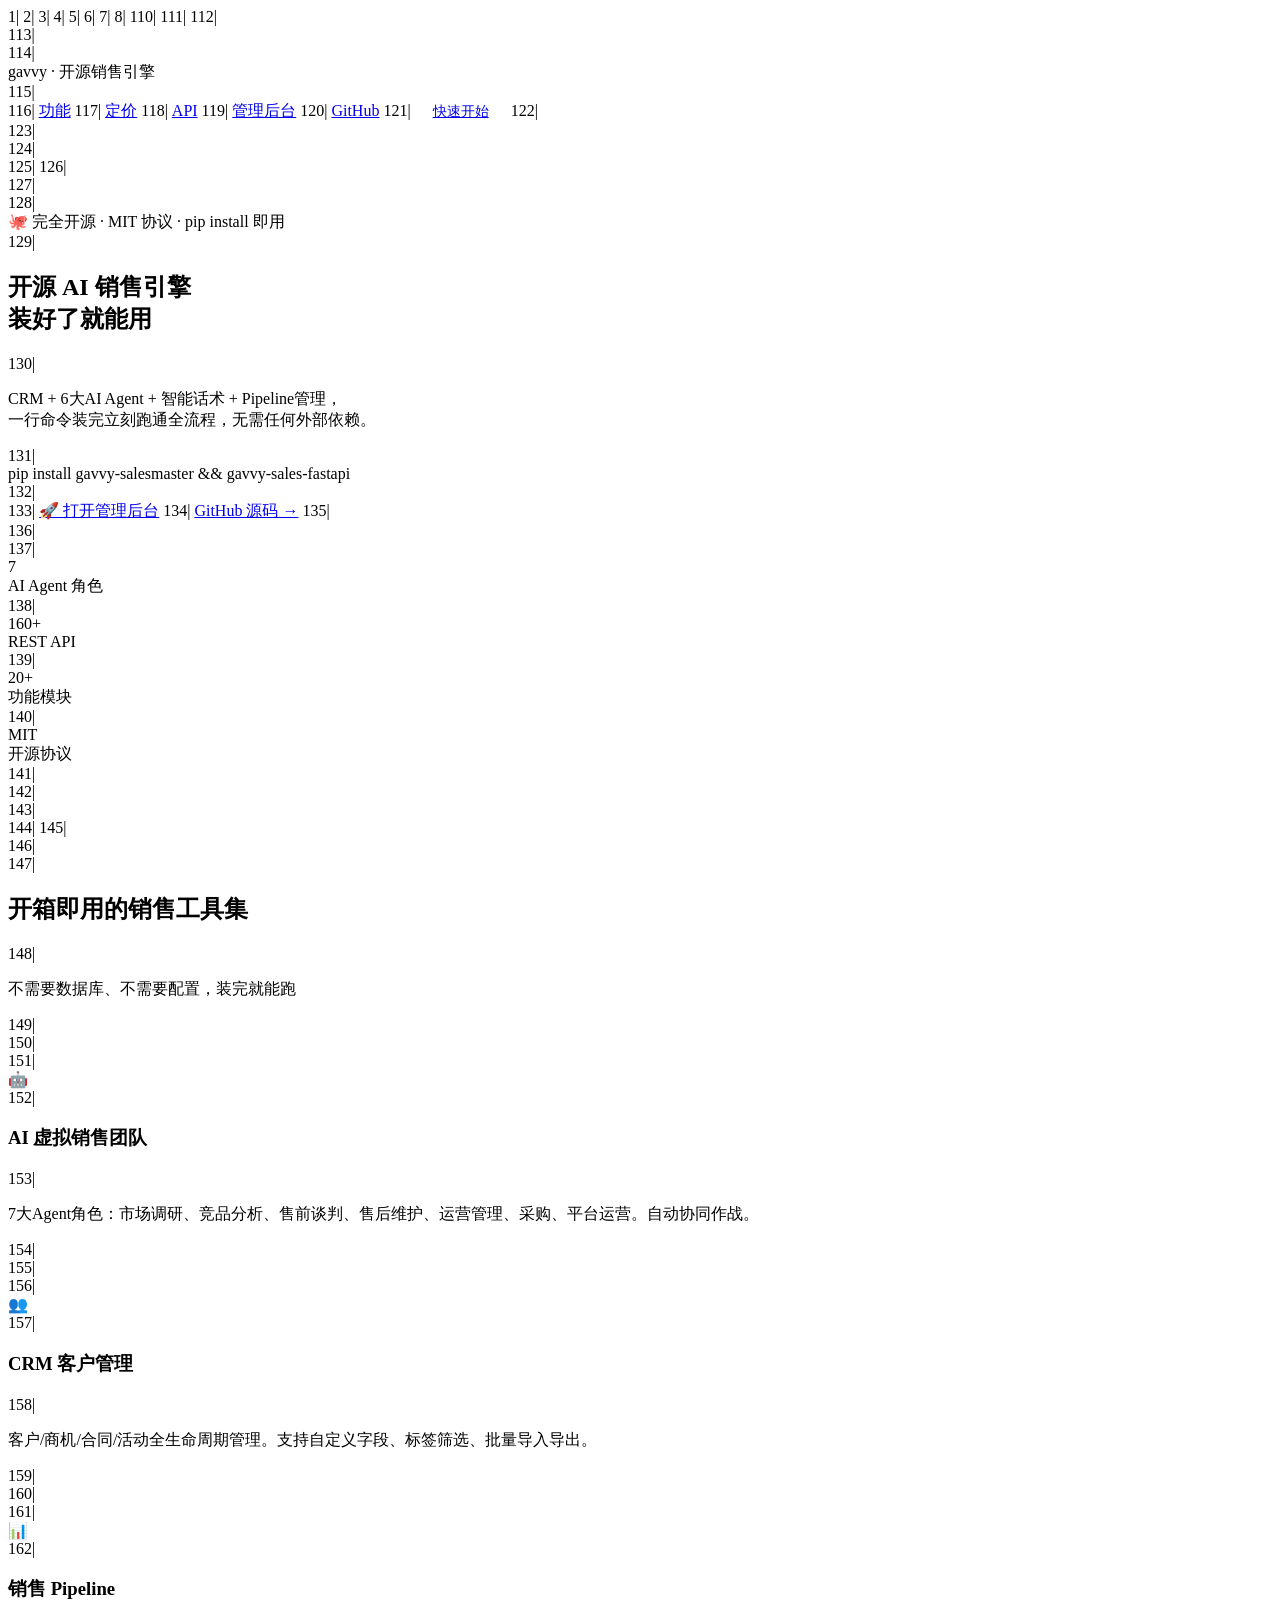
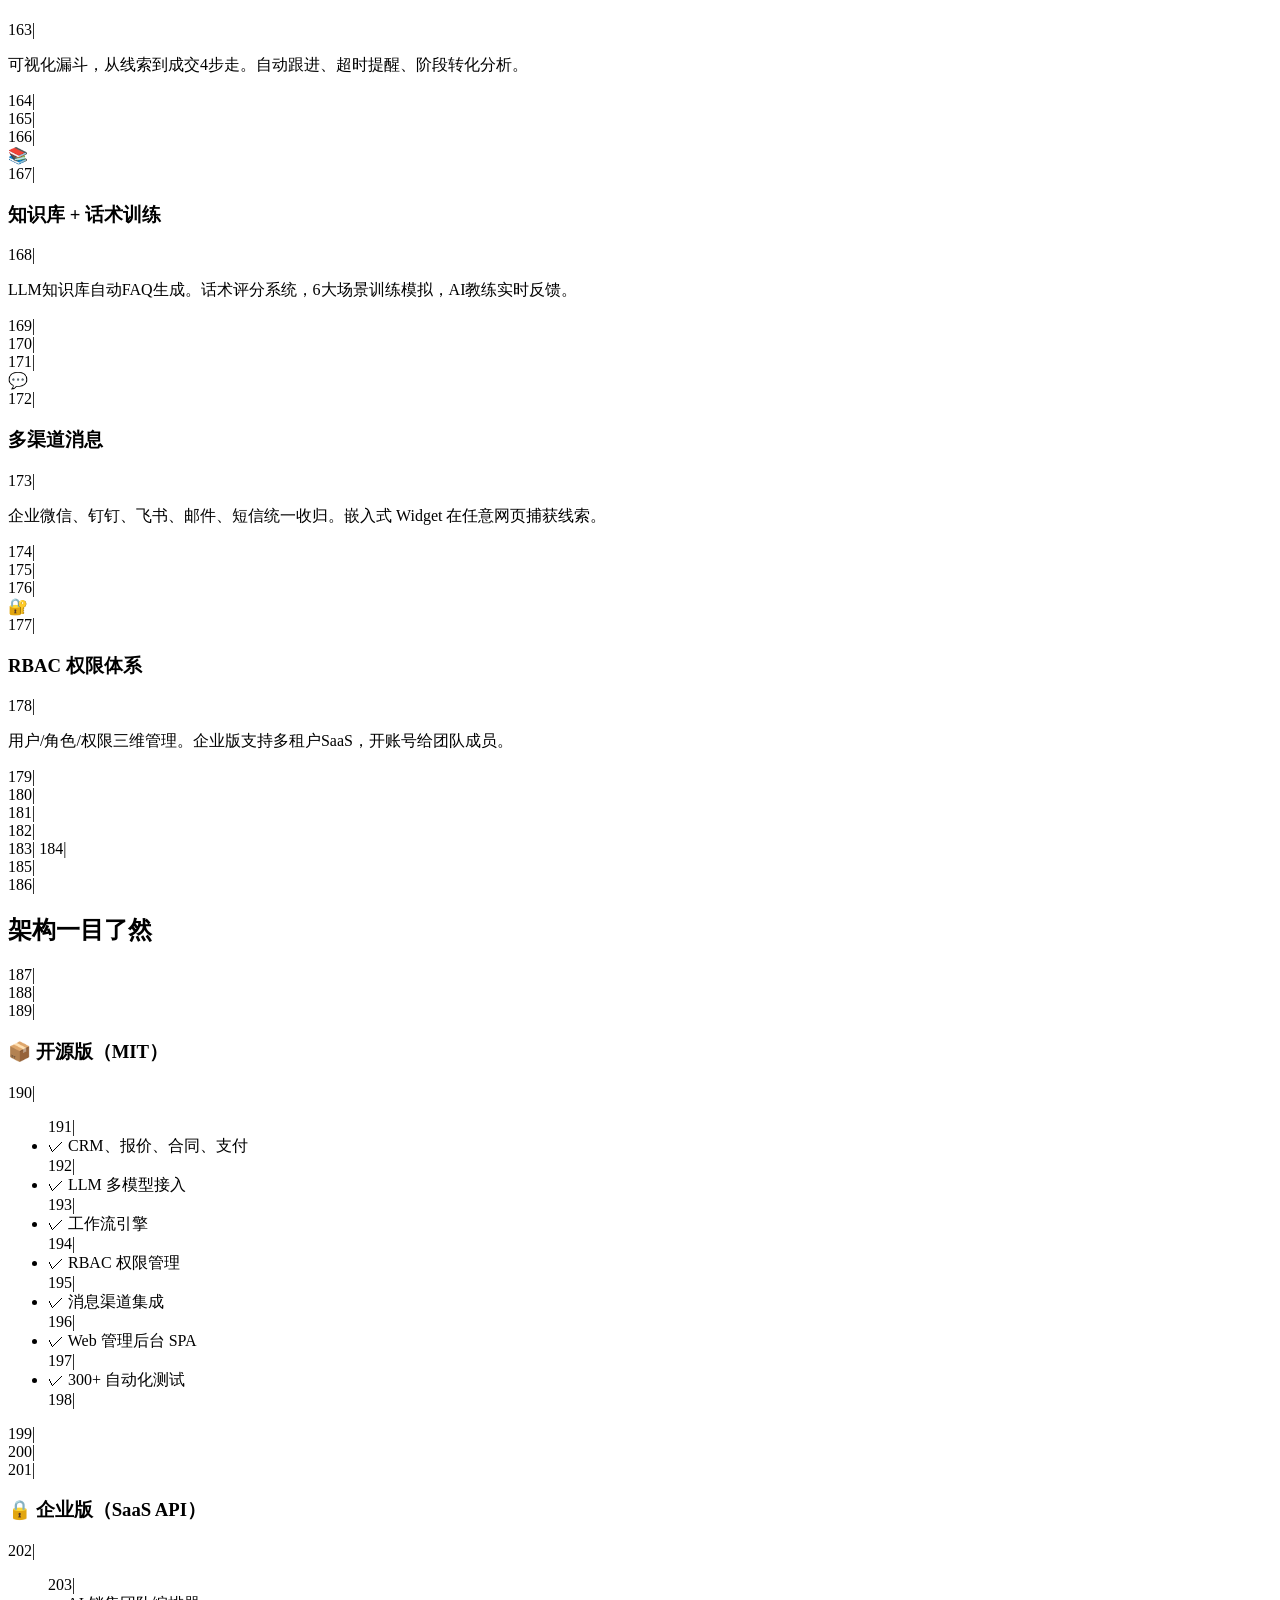
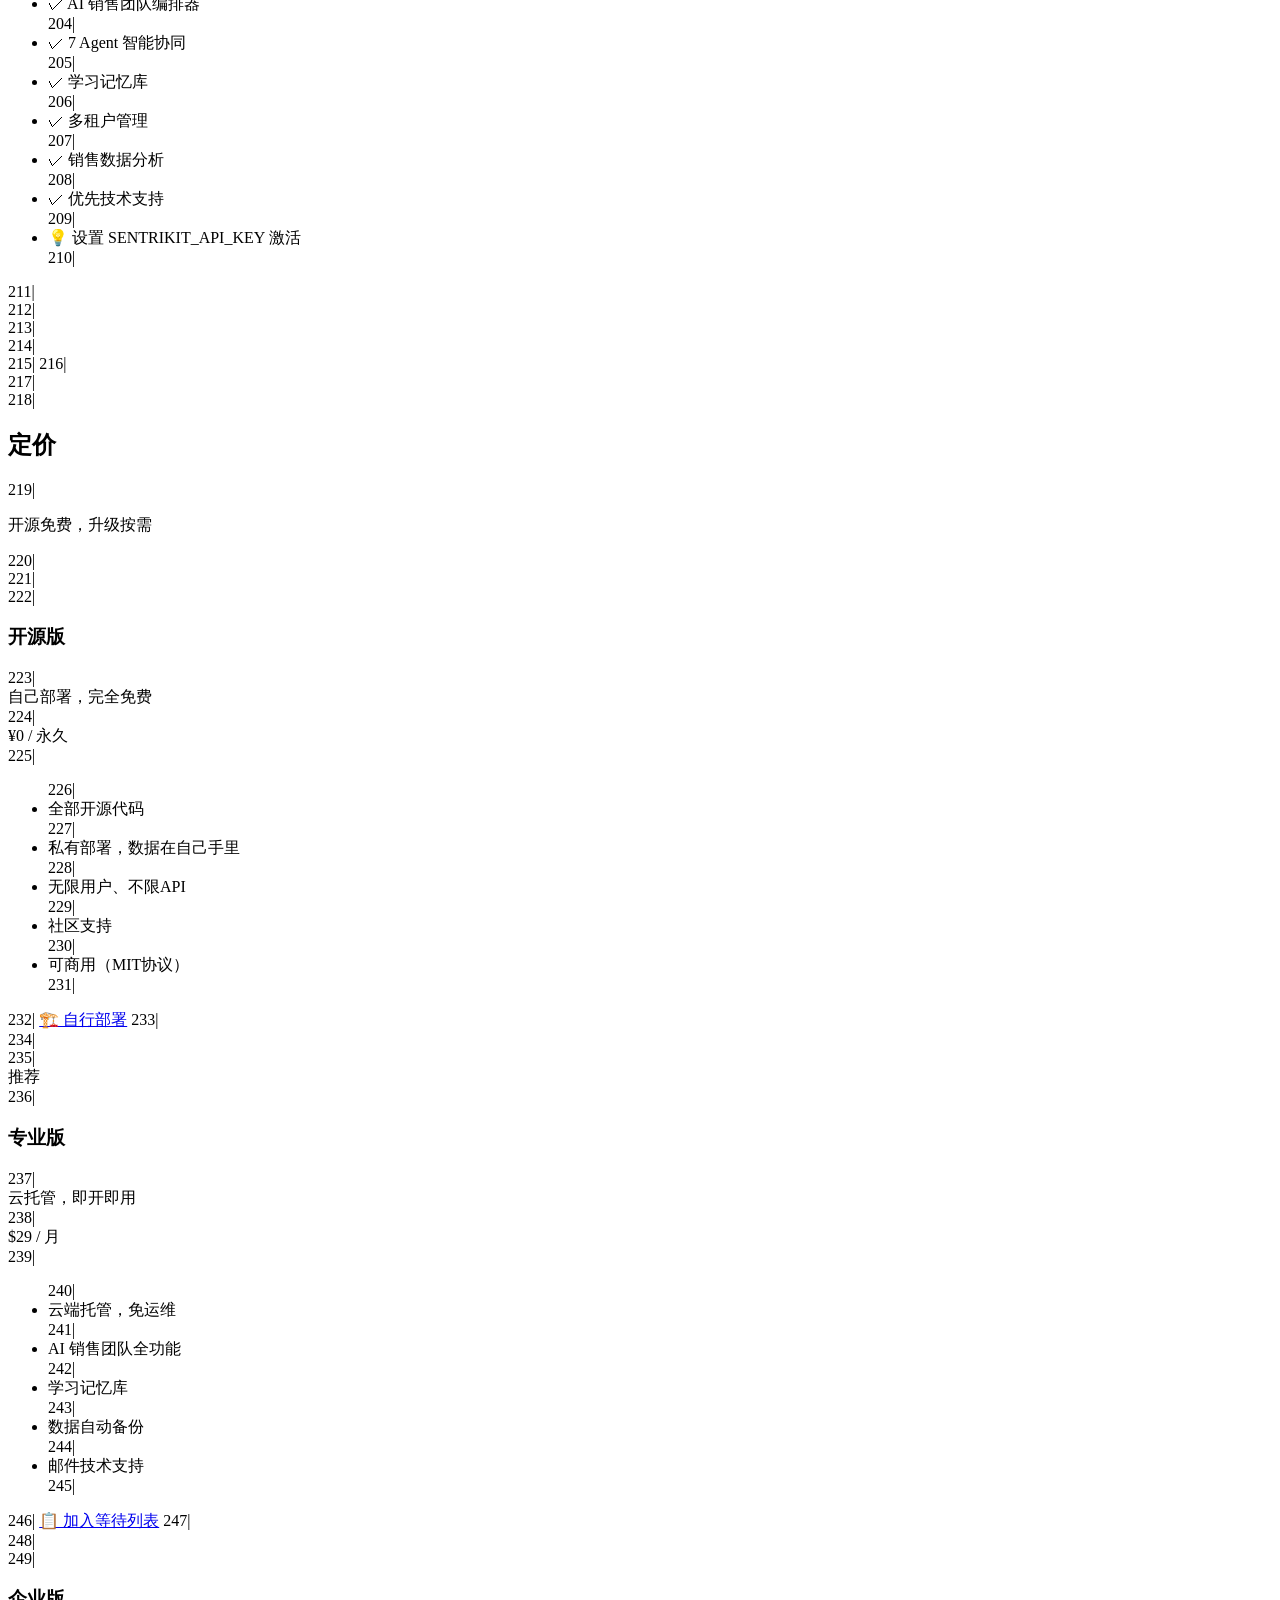
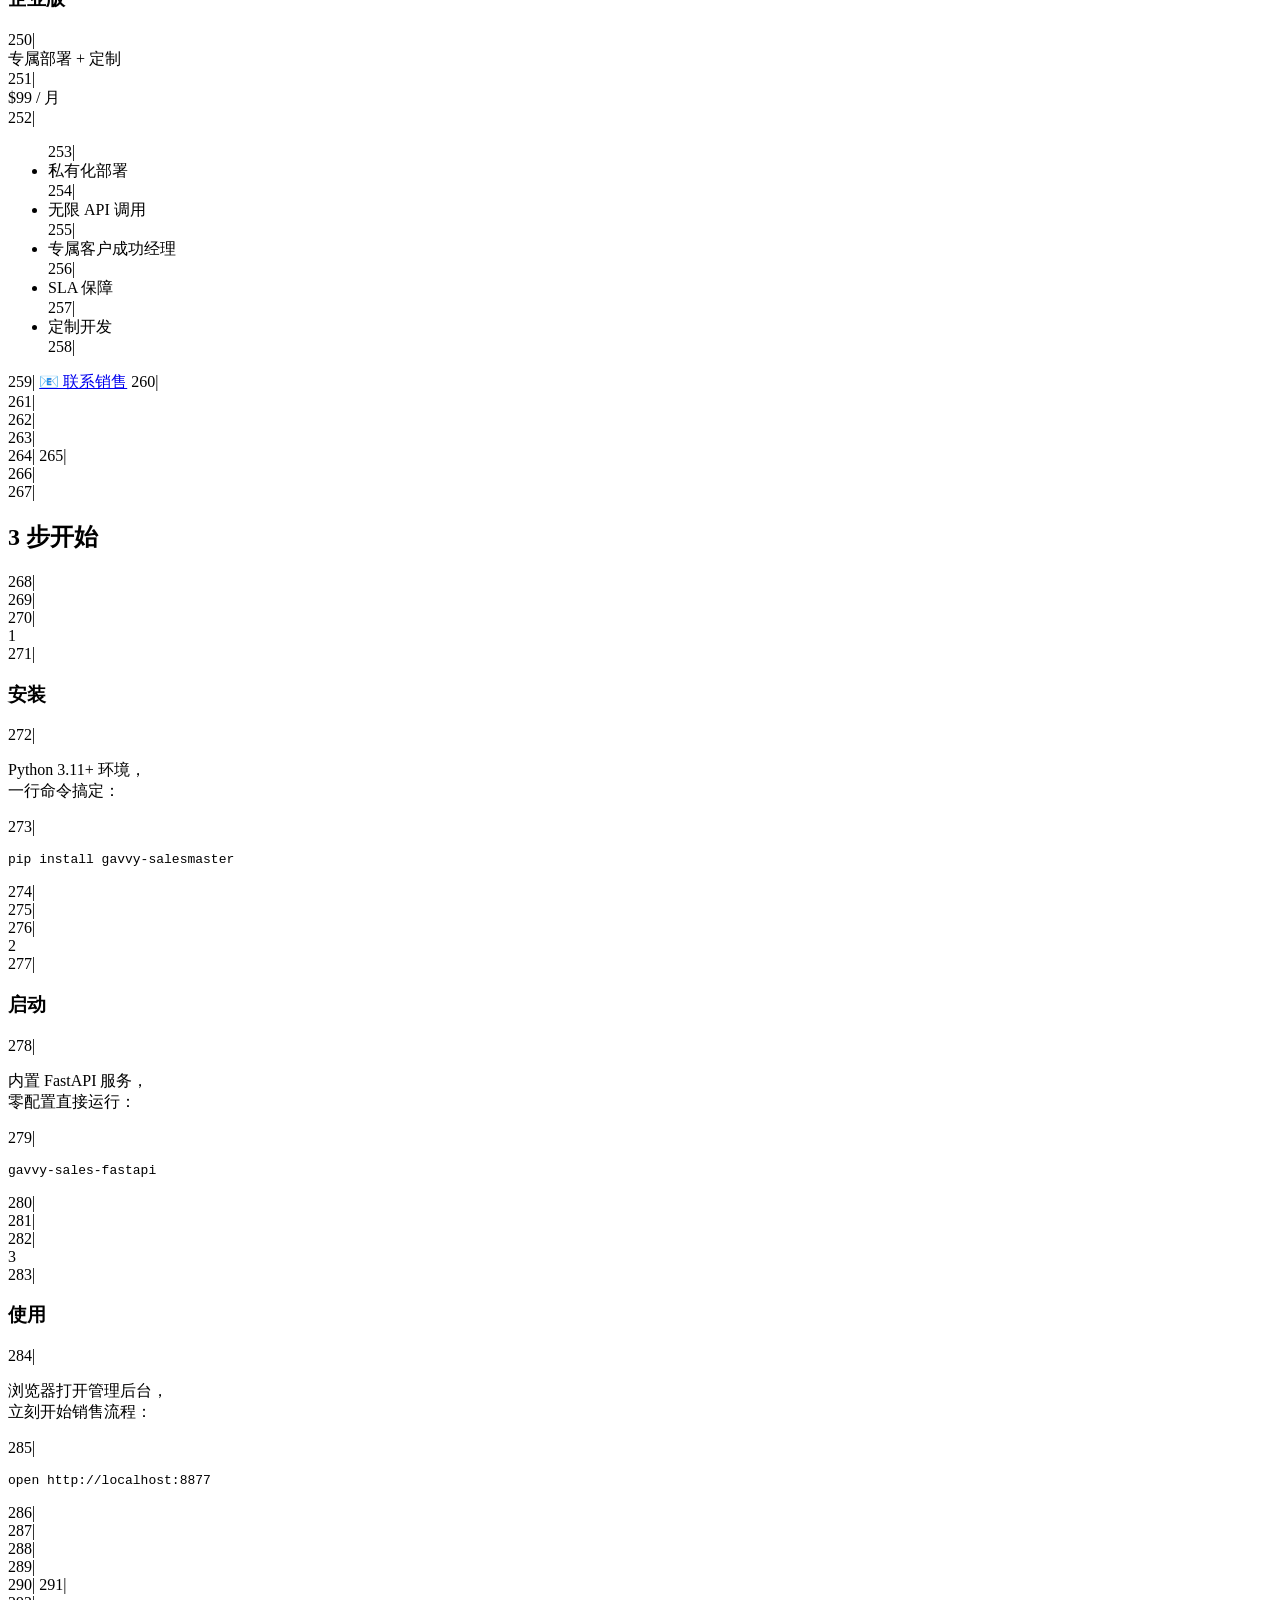
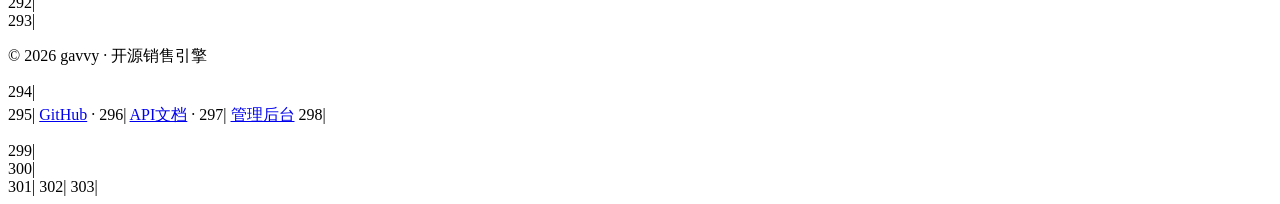
<file: pages/index.html>
1|<!DOCTYPE html>
     2|<html lang="zh-CN">
     3|<head>
     4|    <meta charset="UTF-8">
     5|    <meta name="viewport" content="width=device-width, initial-scale=1.0">
     6|    <title>gavvy · 开源销售引擎 — pip install 即用的AI销售团队系统</title>
     7|    <meta name="description" content="gavvy - 开源AI销售引擎。CRM + 6大AI Agent + 智能话术 + Pipeline管理。pip install gavvy-salesmaster 即用。">
     8|    <style>
     9|        :root {
    10|            --primary: #6366f1;
    11|            --primary-dark: #4f46e5;
    12|            --secondary: #10b981;
    13|            --accent: #f59e0b;
    14|            --dark: #0f172a;
    15|            --gray: #64748b;
    16|            --gray-light: #94a3b8;
    17|            --light: #f8fafc;
    18|            --white: #ffffff;
    19|        }
    20|        * { margin: 0; padding: 0; box-sizing: border-box; }
    21|        body { font-family: -apple-system, BlinkMacSystemFont, "Segoe UI", Roboto, sans-serif; color: var(--dark); line-height: 1.6; }
    22|        .container { max-width: 1100px; margin: 0 auto; padding: 0 24px; }
    23|        .btn { display: inline-block; padding: 12px 28px; border-radius: 8px; font-weight: 600; text-decoration: none; transition: all 0.2s; cursor: pointer; border: none; font-size: 16px; }
    24|        .btn-primary { background: var(--primary); color: white; }
    25|        .btn-primary:hover { background: var(--primary-dark); transform: translateY(-2px); }
    26|        .btn-secondary { background: white; color: var(--primary); border: 2px solid var(--primary); }
    27|        .btn-secondary:hover { background: var(--primary); color: white; }
    28|        .btn-demo { background: var(--secondary); color: white; padding: 16px 40px; font-size: 18px; }
    29|        .btn-demo:hover { background: #059669; transform: translateY(-2px); box-shadow: 0 8px 24px rgba(16, 185, 129, 0.3); }
    30|        .btn-ghost { background: transparent; color: var(--gray); border: 1px solid var(--gray); }
    31|        .btn-ghost:hover { color: var(--primary); border-color: var(--primary); }
    32|
    33|        header { padding: 16px 0; position: fixed; width: 100%; background: rgba(255,255,255,0.95); backdrop-filter: blur(10px); z-index: 100; border-bottom: 1px solid #e2e8f0; }
    34|        header .container { display: flex; justify-content: space-between; align-items: center; }
    35|        .logo { font-size: 22px; font-weight: 800; color: var(--dark); display: flex; align-items: center; gap: 8px; }
    36|        .logo span { color: var(--primary); }
    37|        nav { display: flex; gap: 28px; align-items: center; }
    38|        nav a { color: var(--gray); text-decoration: none; font-weight: 500; font-size: 15px; transition: color 0.2s; }
    39|        nav a:hover { color: var(--primary); }
    40|
    41|        .hero { padding: 140px 0 80px; text-align: center; background: linear-gradient(180deg, #f0f1ff 0%, white 100%); }
    42|        .hero h1 { font-size: 52px; font-weight: 800; margin-bottom: 20px; line-height: 1.15; }
    43|        .hero h1 .highlight { background: linear-gradient(135deg, var(--primary), var(--secondary)); -webkit-background-clip: text; -webkit-text-fill-color: transparent; background-clip: text; }
    44|        .hero .subtitle { font-size: 18px; color: var(--gray); max-width: 600px; margin: 0 auto 32px; }
    45|        .hero .pip-cmd { display: inline-block; background: var(--dark); color: #e2e8f0; padding: 10px 24px; border-radius: 8px; font-family: monospace; font-size: 15px; margin: 8px auto 32px; border: 1px solid #334155; }
    46|        .hero .pip-cmd span { color: var(--secondary); }
    47|        .hero-buttons { display: flex; gap: 12px; justify-content: center; flex-wrap: wrap; }
    48|        .demo-badge { display: inline-block; background: linear-gradient(135deg, #fef3c7, #fde68a); color: #92400e; padding: 6px 16px; border-radius: 20px; font-size: 13px; font-weight: 600; margin-bottom: 16px; }
    49|
    50|        .stats { display: flex; justify-content: center; gap: 48px; margin: 48px 0 0; flex-wrap: wrap; }
    51|        .stat-item { text-align: center; }
    52|        .stat-item .number { font-size: 40px; font-weight: 800; color: var(--primary); }
    53|        .stat-item .label { color: var(--gray); font-size: 13px; margin-top: 2px; }
    54|
    55|        .features { padding: 80px 0; background: white; }
    56|        .features h2 { text-align: center; font-size: 32px; font-weight: 700; margin-bottom: 8px; }
    57|        .features .subhead { text-align: center; color: var(--gray); font-size: 16px; margin-bottom: 48px; }
    58|        .feature-grid { display: grid; grid-template-columns: repeat(3, 1fr); gap: 24px; }
    59|        .feature-card { background: var(--light); border-radius: 14px; padding: 28px; transition: all 0.3s; border: 1px solid transparent; }
    60|        .feature-card:hover { transform: translateY(-6px); box-shadow: 0 16px 32px rgba(0,0,0,0.06); border-color: #e2e8f0; }
    61|        .feature-icon { font-size: 40px; margin-bottom: 12px; }
    62|        .feature-card h3 { font-size: 18px; margin-bottom: 10px; }
    63|        .feature-card p { color: var(--gray); font-size: 14px; line-height: 1.7; }
    64|
    65|        .arch { padding: 80px 0; background: var(--light); }
    66|        .arch h2 { text-align: center; font-size: 32px; font-weight: 700; margin-bottom: 40px; }
    67|        .arch-grid { display: grid; grid-template-columns: 1fr 1fr; gap: 32px; max-width: 900px; margin: 0 auto; }
    68|        .arch-box { background: white; border-radius: 14px; padding: 28px; border: 1px solid #e2e8f0; }
    69|        .arch-box h3 { font-size: 16px; margin-bottom: 16px; display: flex; align-items: center; gap: 8px; }
    70|        .arch-box ul { list-style: none; }
    71|        .arch-box li { padding: 5px 0; font-size: 14px; color: var(--gray); display: flex; align-items: center; gap: 8px; }
    72|
    73|        .pricing { padding: 80px 0; background: white; }
    74|        .pricing h2 { text-align: center; font-size: 32px; font-weight: 700; margin-bottom: 8px; }
    75|        .pricing .subhead { text-align: center; color: var(--gray); font-size: 16px; margin-bottom: 48px; }
    76|        .pricing-grid { display: grid; grid-template-columns: repeat(3, 1fr); gap: 24px; max-width: 960px; margin: 0 auto; }
    77|        .price-card { background: var(--light); border-radius: 16px; padding: 32px; text-align: center; border: 2px solid transparent; transition: all 0.3s; }
    78|        .price-card.featured { border-color: var(--primary); transform: scale(1.04); box-shadow: 0 16px 48px rgba(99, 102, 241, 0.12); background: white; }
    79|        .price-card .badge { display: inline-block; background: var(--primary); color: white; padding: 3px 10px; border-radius: 10px; font-size: 11px; font-weight: 600; margin-bottom: 12px; }
    80|        .price-card h3 { font-size: 20px; margin-bottom: 4px; }
    81|        .price-card .tagline { font-size: 13px; color: var(--gray-light); margin-bottom: 12px; }
    82|        .price-card .price { font-size: 40px; font-weight: 800; color: var(--primary); margin: 12px 0; }
    83|        .price-card .price span { font-size: 14px; color: var(--gray); font-weight: 400; }
    84|        .price-card ul { list-style: none; text-align: left; margin: 20px 0; }
    85|        .price-card li { padding: 6px 0; color: var(--gray); font-size: 13px; }
    86|        .price-card li::before { content: "✓ "; color: var(--secondary); font-weight: 700; margin-right: 6px; }
    87|
    88|        .steps { padding: 80px 0; background: var(--dark); color: white; }
    89|        .steps h2 { text-align: center; font-size: 32px; font-weight: 700; margin-bottom: 48px; }
    90|        .step-grid { display: grid; grid-template-columns: repeat(3, 1fr); gap: 32px; max-width: 900px; margin: 0 auto; }
    91|        .step-card { text-align: center; }
    92|        .step-num { width: 48px; height: 48px; border-radius: 50%; background: var(--primary); display: flex; align-items: center; justify-content: center; margin: 0 auto 16px; font-weight: 800; font-size: 20px; }
    93|        .step-card h3 { font-size: 18px; margin-bottom: 8px; }
    94|        .step-card p { color: var(--gray-light); font-size: 14px; line-height: 1.6; }
    95|        .step-card code { display: inline-block; background: rgba(255,255,255,0.08); padding: 2px 8px; border-radius: 4px; font-size: 13px; color: var(--accent); }
    96|
    97|        footer { padding: 32px 0; text-align: center; color: var(--gray); font-size: 13px; border-top: 1px solid #e2e8f0; }
    98|        footer a { color: var(--primary); text-decoration: none; }
    99|
   100|        @media (max-width: 768px) {
   101|            .hero h1 { font-size: 32px; }
   102|            .hero .pip-cmd { font-size: 13px; padding: 8px 16px; }
   103|            .feature-grid, .pricing-grid, .arch-grid, .step-grid { grid-template-columns: 1fr; }
   104|            .price-card.featured { transform: scale(1); }
   105|            nav { display: none; }
   106|            .stats { gap: 20px; }
   107|            .stat-item .number { font-size: 32px; }
   108|        }
   109|    </style>
   110|</head>
   111|<body>
   112|    <header>
   113|        <div class="container">
   114|            <div class="logo"><span>gavvy</span> · 开源销售引擎</div>
   115|            <nav>
   116|                <a href="#features">功能</a>
   117|                <a href="#pricing">定价</a>
   118|                <a href="/docs">API</a>
   119|                <a href="/">管理后台</a>
   120|                <a href="https://github.com/macor24/gavvy-salesmaster" target="_blank" rel="noopener">GitHub</a>
   121|                <a href="#start" class="btn btn-primary" style="padding: 8px 18px; font-size: 14px;">快速开始</a>
   122|            </nav>
   123|        </div>
   124|    </header>
   125|
   126|    <section class="hero">
   127|        <div class="container">
   128|            <div class="demo-badge">🐙 完全开源 · MIT 协议 · pip install 即用</div>
   129|            <h1>开源 <span class="highlight">AI 销售引擎</span><br>装好了就能用</h1>
   130|            <p class="subtitle">CRM + 6大AI Agent + 智能话术 + Pipeline管理，<br>一行命令装完立刻跑通全流程，无需任何外部依赖。</p>
   131|            <div class="pip-cmd">pip install <span>gavvy-salesmaster</span> && gavvy-sales-fastapi</div>
   132|            <div class="hero-buttons">
   133|                <a href="/" class="btn btn-demo">🚀 打开管理后台</a>
   134|                <a href="https://github.com/macor24/gavvy-salesmaster" class="btn btn-secondary" target="_blank">GitHub 源码 →</a>
   135|            </div>
   136|            <div class="stats">
   137|                <div class="stat-item"><div class="number">7</div><div class="label">AI Agent 角色</div></div>
   138|                <div class="stat-item"><div class="number">160+</div><div class="label">REST API</div></div>
   139|                <div class="stat-item"><div class="number">20+</div><div class="label">功能模块</div></div>
   140|                <div class="stat-item"><div class="number">MIT</div><div class="label">开源协议</div></div>
   141|            </div>
   142|        </div>
   143|    </section>
   144|
   145|    <section class="features" id="features">
   146|        <div class="container">
   147|            <h2>开箱即用的销售工具集</h2>
   148|            <p class="subhead">不需要数据库、不需要配置，装完就能跑</p>
   149|            <div class="feature-grid">
   150|                <div class="feature-card">
   151|                    <div class="feature-icon">🤖</div>
   152|                    <h3>AI 虚拟销售团队</h3>
   153|                    <p>7大Agent角色：市场调研、竞品分析、售前谈判、售后维护、运营管理、采购、平台运营。自动协同作战。</p>
   154|                </div>
   155|                <div class="feature-card">
   156|                    <div class="feature-icon">👥</div>
   157|                    <h3>CRM 客户管理</h3>
   158|                    <p>客户/商机/合同/活动全生命周期管理。支持自定义字段、标签筛选、批量导入导出。</p>
   159|                </div>
   160|                <div class="feature-card">
   161|                    <div class="feature-icon">📊</div>
   162|                    <h3>销售 Pipeline</h3>
   163|                    <p>可视化漏斗，从线索到成交4步走。自动跟进、超时提醒、阶段转化分析。</p>
   164|                </div>
   165|                <div class="feature-card">
   166|                    <div class="feature-icon">📚</div>
   167|                    <h3>知识库 + 话术训练</h3>
   168|                    <p>LLM知识库自动FAQ生成。话术评分系统，6大场景训练模拟，AI教练实时反馈。</p>
   169|                </div>
   170|                <div class="feature-card">
   171|                    <div class="feature-icon">💬</div>
   172|                    <h3>多渠道消息</h3>
   173|                    <p>企业微信、钉钉、飞书、邮件、短信统一收归。嵌入式 Widget 在任意网页捕获线索。</p>
   174|                </div>
   175|                <div class="feature-card">
   176|                    <div class="feature-icon">🔐</div>
   177|                    <h3>RBAC 权限体系</h3>
   178|                    <p>用户/角色/权限三维管理。企业版支持多租户SaaS，开账号给团队成员。</p>
   179|                </div>
   180|            </div>
   181|        </div>
   182|    </section>
   183|
   184|    <section class="arch">
   185|        <div class="container">
   186|            <h2>架构一目了然</h2>
   187|            <div class="arch-grid">
   188|                <div class="arch-box">
   189|                    <h3>📦 开源版（MIT）</h3>
   190|                    <ul>
   191|                        <li>✓ CRM、报价、合同、支付</li>
   192|                        <li>✓ LLM 多模型接入</li>
   193|                        <li>✓ 工作流引擎</li>
   194|                        <li>✓ RBAC 权限管理</li>
   195|                        <li>✓ 消息渠道集成</li>
   196|                        <li>✓ Web 管理后台 SPA</li>
   197|                        <li>✓ 300+ 自动化测试</li>
   198|                    </ul>
   199|                </div>
   200|                <div class="arch-box">
   201|                    <h3>🔒 企业版（SaaS API）</h3>
   202|                    <ul>
   203|                        <li>✓ AI 销售团队编排器</li>
   204|                        <li>✓ 7 Agent 智能协同</li>
   205|                        <li>✓ 学习记忆库</li>
   206|                        <li>✓ 多租户管理</li>
   207|                        <li>✓ 销售数据分析</li>
   208|                        <li>✓ 优先技术支持</li>
   209|                        <li>💡 设置 SENTRIKIT_API_KEY 激活</li>
   210|                    </ul>
   211|                </div>
   212|            </div>
   213|        </div>
   214|    </section>
   215|
   216|    <section class="pricing" id="pricing">
   217|        <div class="container">
   218|            <h2>定价</h2>
   219|            <p class="subhead">开源免费，升级按需</p>
   220|            <div class="pricing-grid">
   221|                <div class="price-card">
   222|                    <h3>开源版</h3>
   223|                    <div class="tagline">自己部署，完全免费</div>
   224|                    <div class="price">¥0 <span>/ 永久</span></div>
   225|                    <ul>
   226|                        <li>全部开源代码</li>
   227|                        <li>私有部署，数据在自己手里</li>
   228|                        <li>无限用户、不限API</li>
   229|                        <li>社区支持</li>
   230|                        <li>可商用（MIT协议）</li>
   231|                    </ul>
   232|                    <a href="#start" class="btn btn-secondary" style="width:100%;">🏗️ 自行部署</a>
   233|                </div>
   234|                <div class="price-card featured">
   235|                    <div class="badge">推荐</div>
   236|                    <h3>专业版</h3>
   237|                    <div class="tagline">云托管，即开即用</div>
   238|                    <div class="price">$29 <span>/ 月</span></div>
   239|                    <ul>
   240|                        <li>云端托管，免运维</li>
   241|                        <li>AI 销售团队全功能</li>
   242|                        <li>学习记忆库</li>
   243|                        <li>数据自动备份</li>
   244|                        <li>邮件技术支持</li>
   245|                    </ul>
   246|                    <a href="#waitlist" class="btn btn-primary" style="width:100%;">📋 加入等待列表</a>
   247|                </div>
   248|                <div class="price-card">
   249|                    <h3>企业版</h3>
   250|                    <div class="tagline">专属部署 + 定制</div>
   251|                    <div class="price">$99 <span>/ 月</span></div>
   252|                    <ul>
   253|                        <li>私有化部署</li>
   254|                        <li>无限 API 调用</li>
   255|                        <li>专属客户成功经理</li>
   256|                        <li>SLA 保障</li>
   257|                        <li>定制开发</li>
   258|                    </ul>
   259|                    <a href="#waitlist" class="btn btn-secondary" style="width:100%;">📧 联系销售</a>
   260|                </div>
   261|            </div>
   262|        </div>
   263|    </section>
   264|
   265|    <section class="steps" id="start">
   266|        <div class="container">
   267|            <h2>3 步开始</h2>
   268|            <div class="step-grid">
   269|                <div class="step-card">
   270|                    <div class="step-num">1</div>
   271|                    <h3>安装</h3>
   272|                    <p>Python 3.11+ 环境，<br>一行命令搞定：</p>
   273|                    <p><code>pip install gavvy-salesmaster</code></p>
   274|                </div>
   275|                <div class="step-card">
   276|                    <div class="step-num">2</div>
   277|                    <h3>启动</h3>
   278|                    <p>内置 FastAPI 服务，<br>零配置直接运行：</p>
   279|                    <p><code>gavvy-sales-fastapi</code></p>
   280|                </div>
   281|                <div class="step-card">
   282|                    <div class="step-num">3</div>
   283|                    <h3>使用</h3>
   284|                    <p>浏览器打开管理后台，<br>立刻开始销售流程：</p>
   285|                    <p><code>open http://localhost:8877</code></p>
   286|                </div>
   287|            </div>
   288|        </div>
   289|    </section>
   290|
   291|    <footer>
   292|        <div class="container">
   293|            <p>© 2026 gavvy · 开源销售引擎</p>
   294|            <p style="margin-top:4px;">
   295|                <a href="https://github.com/macor24/gavvy-salesmaster">GitHub</a> ·
   296|                <a href="/docs">API文档</a> ·
   297|                <a href="/">管理后台</a>
   298|            </p>
   299|        </div>
   300|    </footer>
   301|</body>
   302|</html>
   303|
</file>
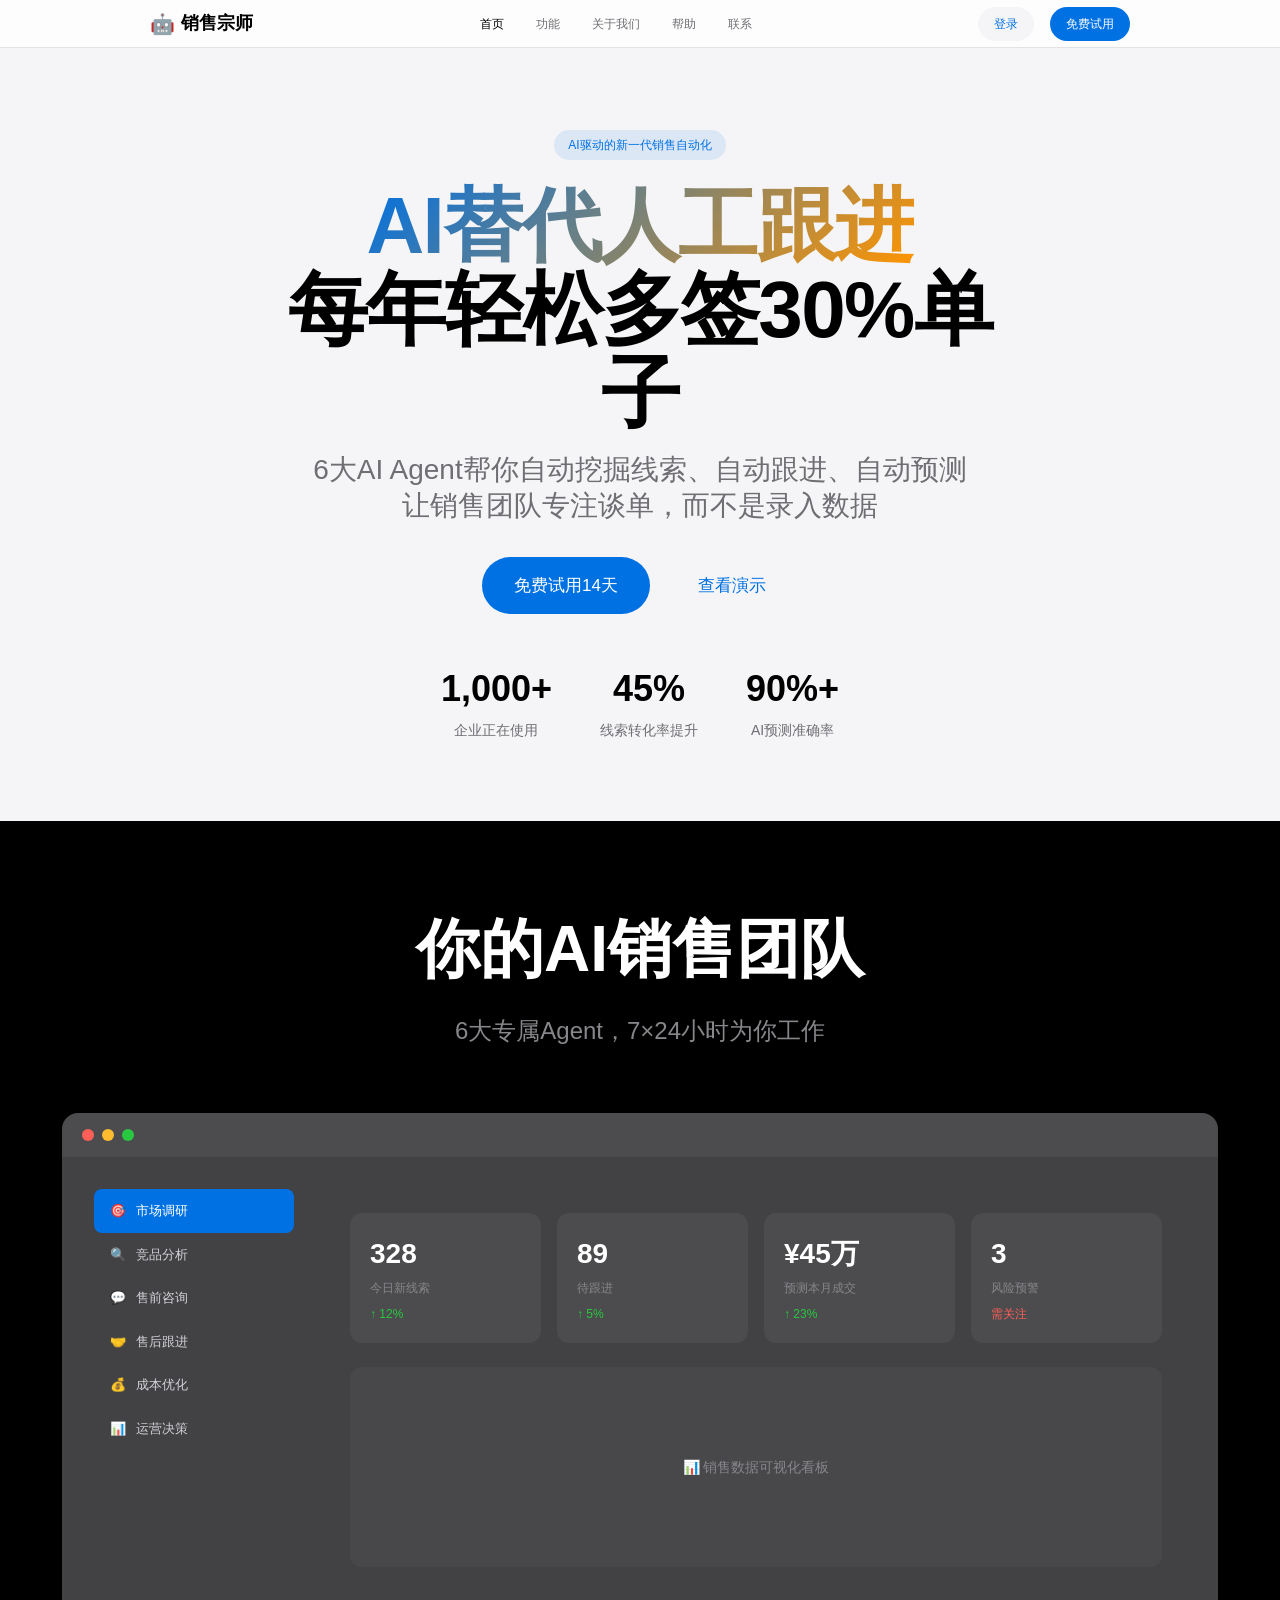
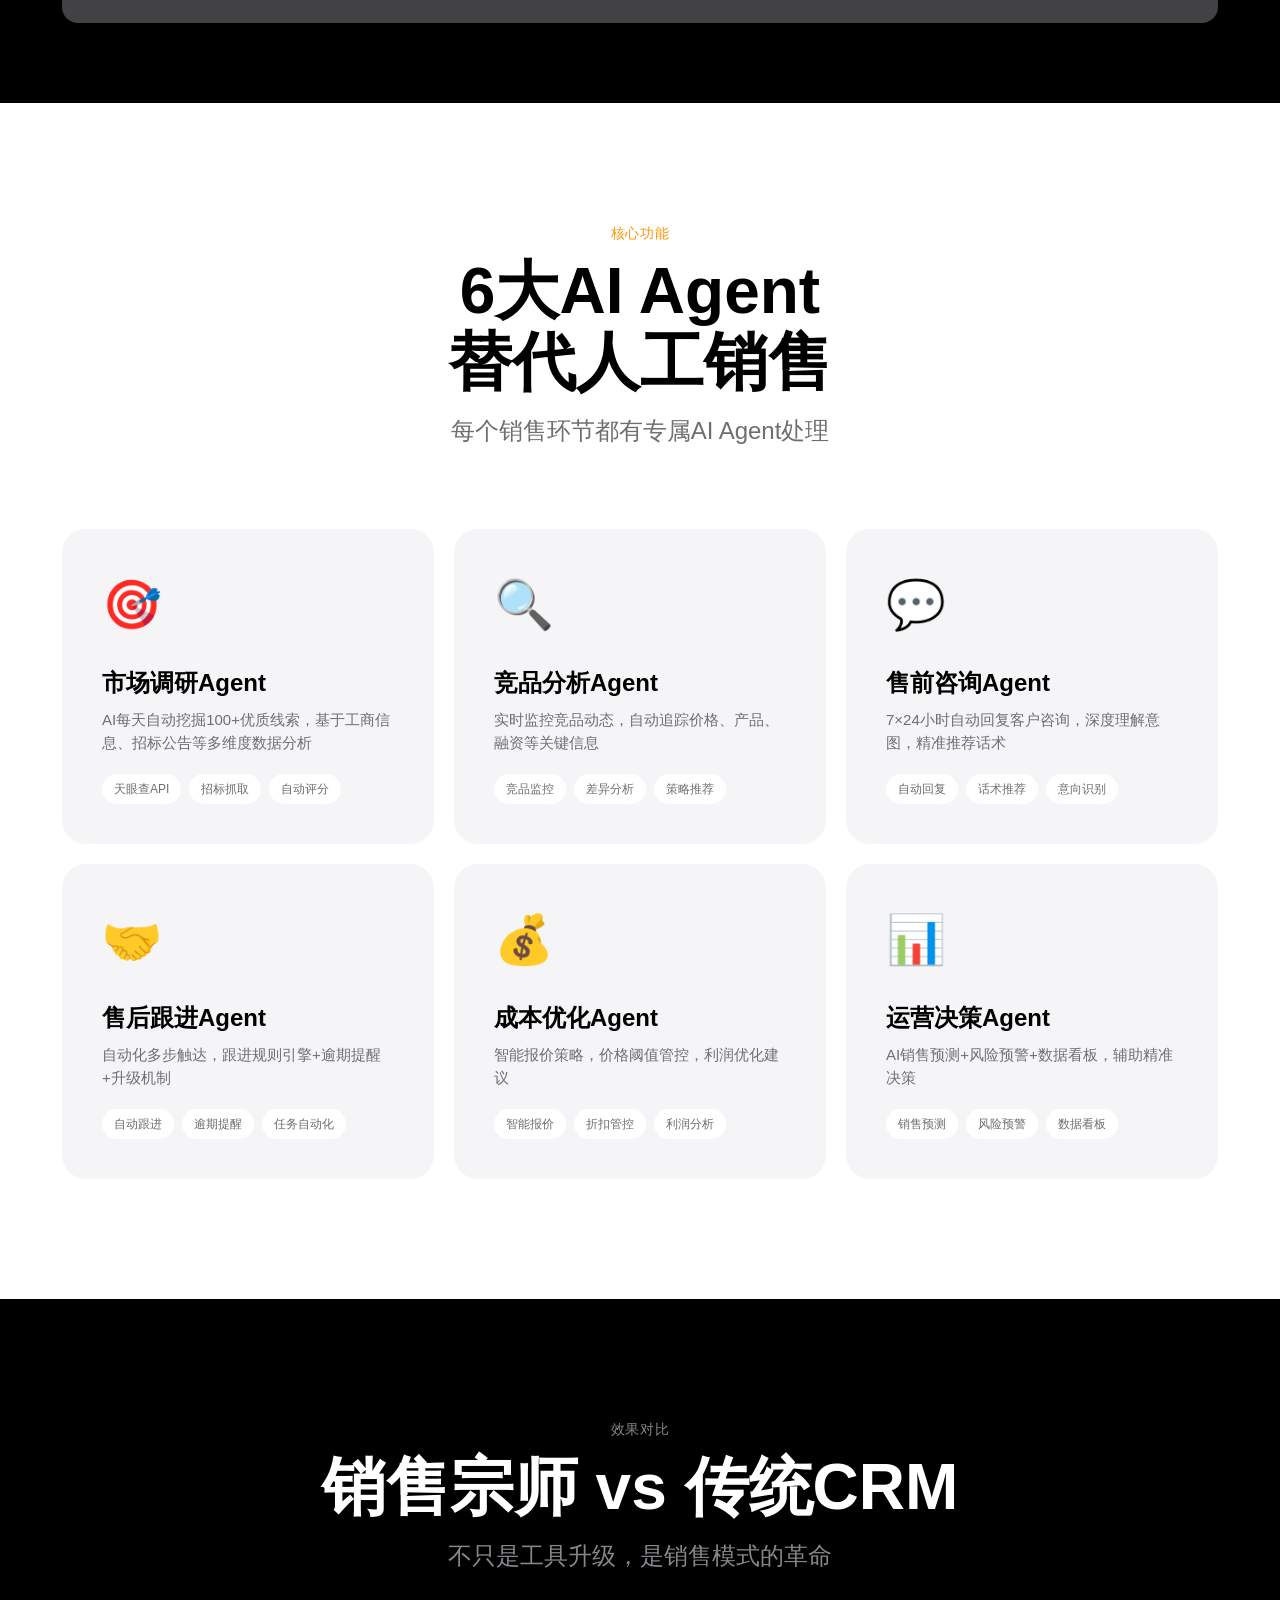
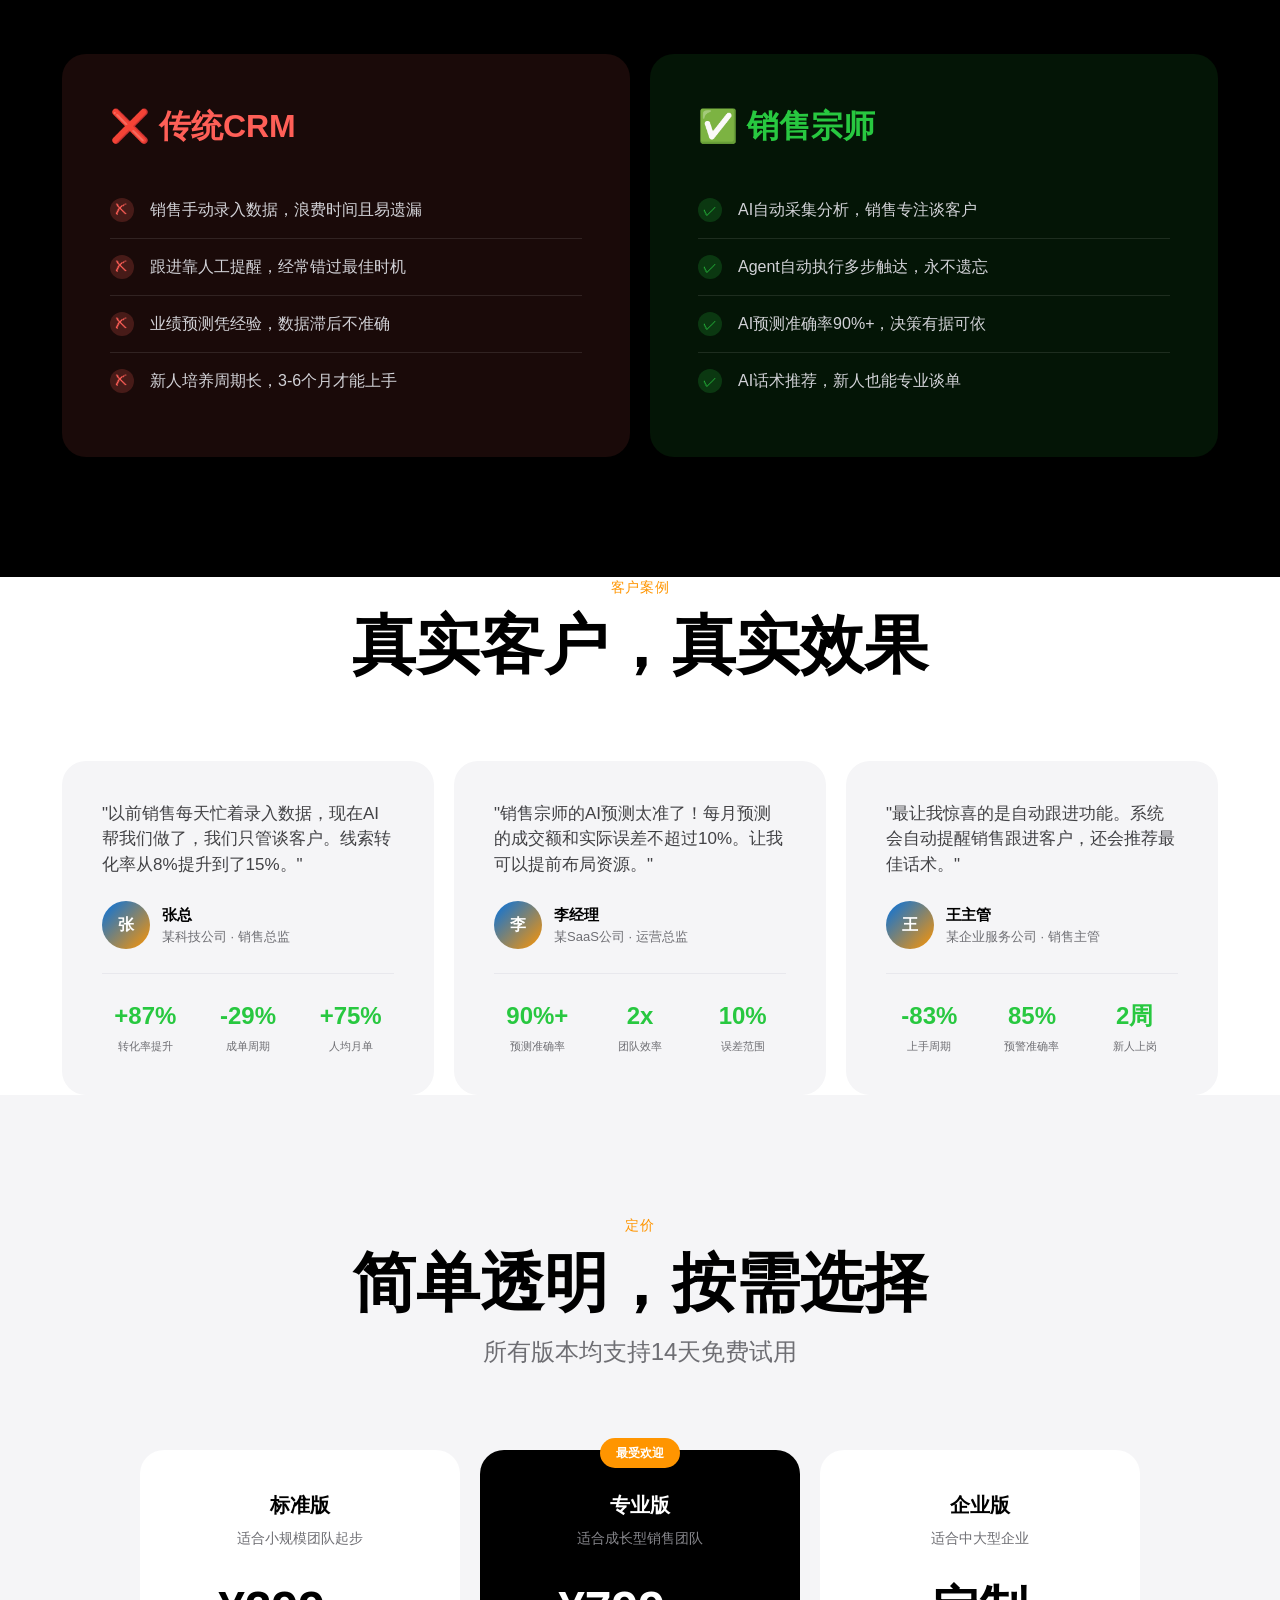
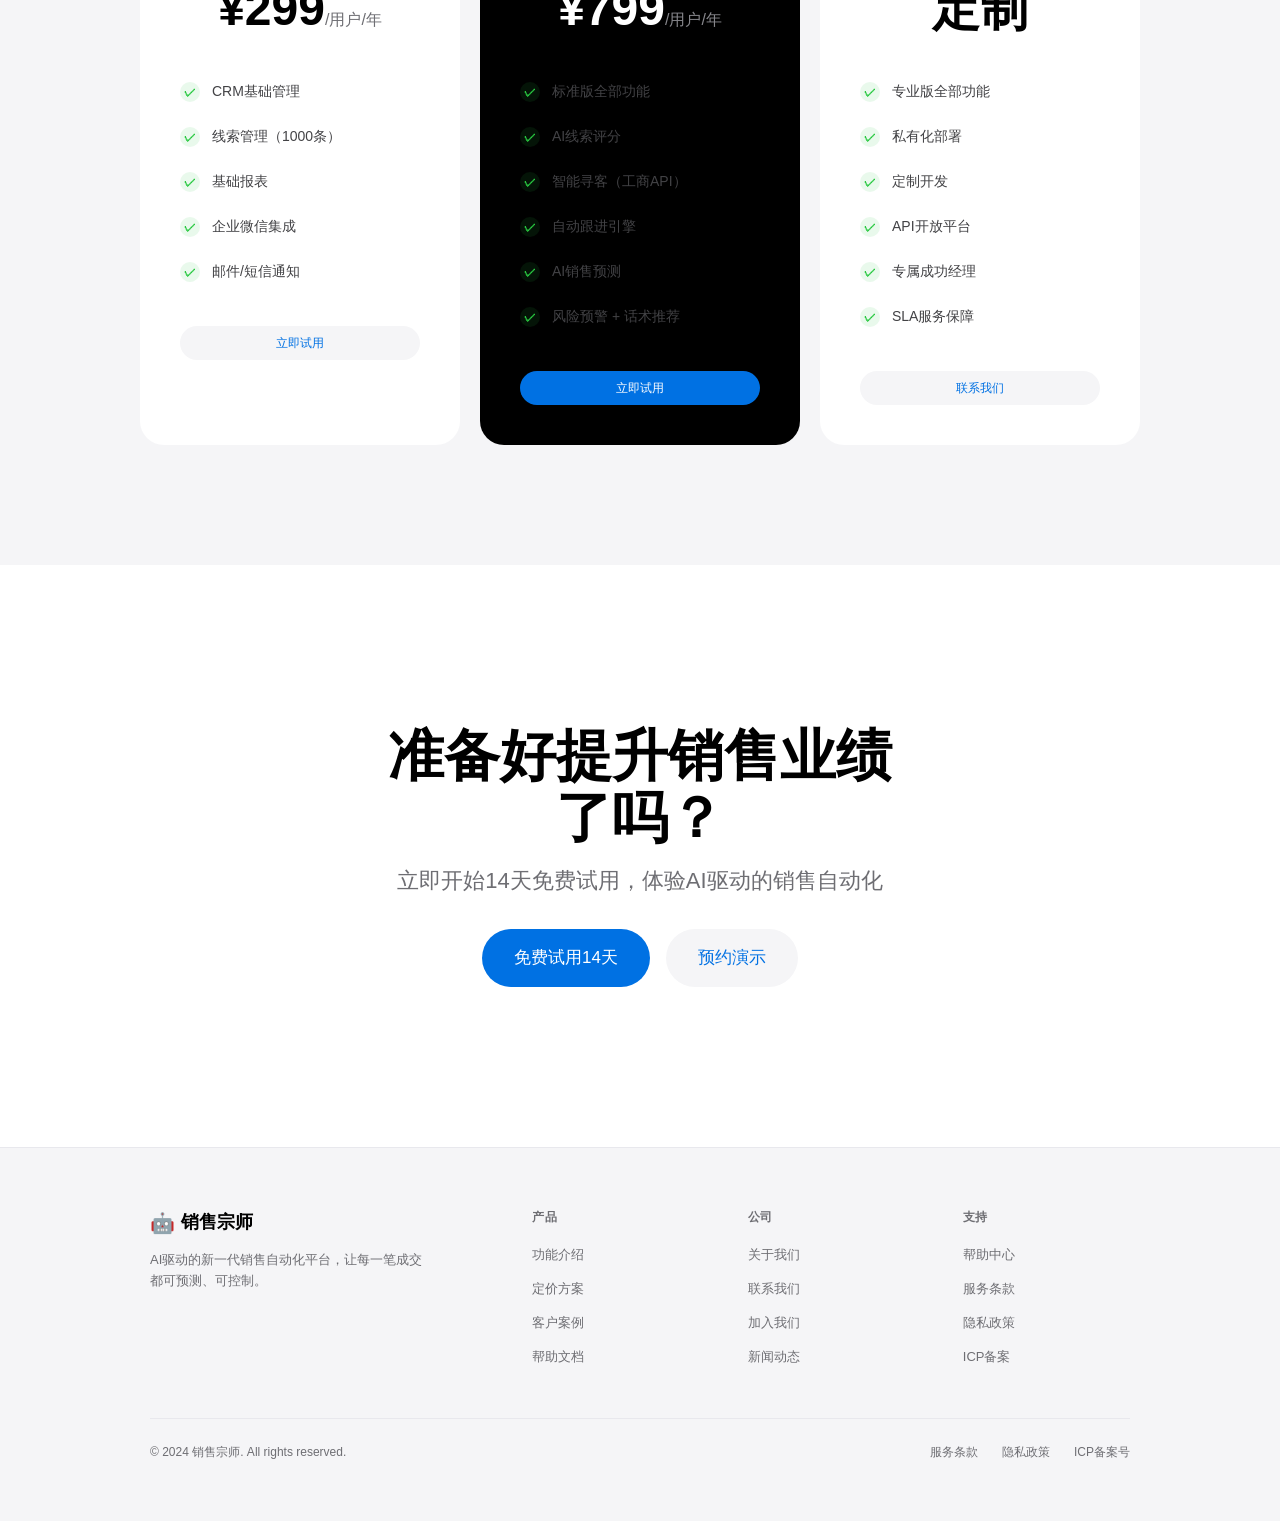
<file: website/index.html>
<!DOCTYPE html>
<html lang="zh-CN">
<head>
    <meta charset="UTF-8">
    <meta name="viewport" content="width=device-width, initial-scale=1.0">
    <meta name="description" content="销售宗师 - AI驱动的新一代销售自动化平台，6大AI Agent帮你自动挖掘线索、自动跟进、自动预测">
    <meta name="keywords" content="CRM,销售自动化,AI销售,智能寻客,销售预测">
    <title>销售宗师 - AI驱动的新一代销售自动化平台</title>
    <link rel="stylesheet" href="static/css/style.css">
</head>
<body>
    <!-- Navigation -->
    <nav class="nav">
        <div class="nav-inner">
            <a class="logo" onclick="showPage('home')">
                <span class="logo-icon">🤖</span> 销售宗师
            </a>
            <div class="nav-links">
                <a class="nav-link active" onclick="showPage('home')">首页</a>
                <a class="nav-link" onclick="showPage('features')">功能</a>
                <a class="nav-link" onclick="showPage('about')">关于我们</a>
                <a class="nav-link" onclick="showPage('help')">帮助</a>
                <a class="nav-link" onclick="showPage('contact')">联系</a>
            </div>
            <div class="nav-actions">
                <a href="#" class="btn btn-secondary">登录</a>
                <a href="#" class="btn btn-primary">免费试用</a>
            </div>
        </div>
    </nav>

    <!-- HOME PAGE -->
    <div id="page-home" class="page active">
        <section class="hero">
            <div class="hero-content">
                <div class="hero-badge">AI驱动的新一代销售自动化</div>
                <h1><span class="gradient">AI替代人工跟进</span><br>每年轻松多签30%单子</h1>
                <p class="hero-subtitle">6大AI Agent帮你自动挖掘线索、自动跟进、自动预测<br>让销售团队专注谈单，而不是录入数据</p>
                <div class="hero-actions">
                    <a href="#" class="btn btn-primary btn-xl">免费试用14天</a>
                    <a href="#" class="btn btn-secondary btn-xl">查看演示</a>
                </div>
                <div class="hero-stats">
                    <div class="hero-stat"><div class="hero-stat-value">1,000+</div><div class="hero-stat-label">企业正在使用</div></div>
                    <div class="hero-stat"><div class="hero-stat-value">45%</div><div class="hero-stat-label">线索转化率提升</div></div>
                    <div class="hero-stat"><div class="hero-stat-value">90%+</div><div class="hero-stat-label">AI预测准确率</div></div>
                </div>
            </div>
        </section>

        <section class="product-showcase">
            <div class="showcase-container">
                <h2 class="showcase-title">你的AI销售团队</h2>
                <p class="showcase-subtitle">6大专属Agent，7×24小时为你工作</p>
                <div class="showcase-window">
                    <div class="window-header">
                        <div class="window-dot red"></div><div class="window-dot yellow"></div><div class="window-dot green"></div>
                    </div>
                    <div class="window-content">
                        <div class="window-sidebar">
                            <div class="sidebar-item active"><span>🎯</span> 市场调研</div>
                            <div class="sidebar-item"><span>🔍</span> 竞品分析</div>
                            <div class="sidebar-item"><span>💬</span> 售前咨询</div>
                            <div class="sidebar-item"><span>🤝</span> 售后跟进</div>
                            <div class="sidebar-item"><span>💰</span> 成本优化</div>
                            <div class="sidebar-item"><span>📊</span> 运营决策</div>
                        </div>
                        <div class="window-main">
                            <div class="metrics-grid">
                                <div class="metric-card"><div class="metric-value">328</div><div class="metric-label">今日新线索</div><div class="metric-trend">↑ 12%</div></div>
                                <div class="metric-card"><div class="metric-value">89</div><div class="metric-label">待跟进</div><div class="metric-trend">↑ 5%</div></div>
                                <div class="metric-card"><div class="metric-value">¥45万</div><div class="metric-label">预测本月成交</div><div class="metric-trend">↑ 23%</div></div>
                                <div class="metric-card"><div class="metric-value">3</div><div class="metric-label">风险预警</div><div class="metric-trend" style="color:#ff5f57;">需关注</div></div>
                            </div>
                            <div class="chart-area">📊 销售数据可视化看板</div>
                        </div>
                    </div>
                </div>
            </div>
        </section>

        <section class="section">
            <div class="section-container">
                <div class="section-header">
                    <div class="section-label">核心功能</div>
                    <h2 class="section-title">6大AI Agent<br>替代人工销售</h2>
                    <p class="section-subtitle">每个销售环节都有专属AI Agent处理</p>
                </div>
                <div class="features-grid">
                    <div class="feature-card"><div class="feature-icon">🎯</div><h3 class="feature-title">市场调研Agent</h3><p class="feature-desc">AI每天自动挖掘100+优质线索，基于工商信息、招标公告等多维度数据分析</p><div class="feature-tags"><span class="feature-tag">天眼查API</span><span class="feature-tag">招标抓取</span><span class="feature-tag">自动评分</span></div></div>
                    <div class="feature-card"><div class="feature-icon">🔍</div><h3 class="feature-title">竞品分析Agent</h3><p class="feature-desc">实时监控竞品动态，自动追踪价格、产品、融资等关键信息</p><div class="feature-tags"><span class="feature-tag">竞品监控</span><span class="feature-tag">差异分析</span><span class="feature-tag">策略推荐</span></div></div>
                    <div class="feature-card"><div class="feature-icon">💬</div><h3 class="feature-title">售前咨询Agent</h3><p class="feature-desc">7×24小时自动回复客户咨询，深度理解意图，精准推荐话术</p><div class="feature-tags"><span class="feature-tag">自动回复</span><span class="feature-tag">话术推荐</span><span class="feature-tag">意向识别</span></div></div>
                    <div class="feature-card"><div class="feature-icon">🤝</div><h3 class="feature-title">售后跟进Agent</h3><p class="feature-desc">自动化多步触达，跟进规则引擎+逾期提醒+升级机制</p><div class="feature-tags"><span class="feature-tag">自动跟进</span><span class="feature-tag">逾期提醒</span><span class="feature-tag">任务自动化</span></div></div>
                    <div class="feature-card"><div class="feature-icon">💰</div><h3 class="feature-title">成本优化Agent</h3><p class="feature-desc">智能报价策略，价格阈值管控，利润优化建议</p><div class="feature-tags"><span class="feature-tag">智能报价</span><span class="feature-tag">折扣管控</span><span class="feature-tag">利润分析</span></div></div>
                    <div class="feature-card"><div class="feature-icon">📊</div><h3 class="feature-title">运营决策Agent</h3><p class="feature-desc">AI销售预测+风险预警+数据看板，辅助精准决策</p><div class="feature-tags"><span class="feature-tag">销售预测</span><span class="feature-tag">风险预警</span><span class="feature-tag">数据看板</span></div></div>
                </div>
            </div>
        </section>

        <section class="comparison">
            <div class="section-container">
                <div class="section-header">
                    <div class="section-label" style="color:var(--gray-400)">效果对比</div>
                    <h2 class="section-title">销售宗师 vs 传统CRM</h2>
                    <p class="section-subtitle">不只是工具升级，是销售模式的革命</p>
                </div>
                <div class="comparison-grid">
                    <div class="comparison-card bad"><h3 class="comparison-title">❌ 传统CRM</h3><ul class="comparison-list">
                        <li class="comparison-item"><div class="comparison-icon">✗</div><div class="comparison-text">销售手动录入数据，浪费时间且易遗漏</div></li>
                        <li class="comparison-item"><div class="comparison-icon">✗</div><div class="comparison-text">跟进靠人工提醒，经常错过最佳时机</div></li>
                        <li class="comparison-item"><div class="comparison-icon">✗</div><div class="comparison-text">业绩预测凭经验，数据滞后不准确</div></li>
                        <li class="comparison-item"><div class="comparison-icon">✗</div><div class="comparison-text">新人培养周期长，3-6个月才能上手</div></li></ul></div>
                    <div class="comparison-card good"><h3 class="comparison-title">✅ 销售宗师</h3><ul class="comparison-list">
                        <li class="comparison-item"><div class="comparison-icon">✓</div><div class="comparison-text">AI自动采集分析，销售专注谈客户</div></li>
                        <li class="comparison-item"><div class="comparison-icon">✓</div><div class="comparison-text">Agent自动执行多步触达，永不遗忘</div></li>
                        <li class="comparison-item"><div class="comparison-icon">✓</div><div class="comparison-text">AI预测准确率90%+，决策有据可依</div></li>
                        <li class="comparison-item"><div class="comparison-icon">✓</div><div class="comparison-text">AI话术推荐，新人也能专业谈单</div></li></ul></div>
                </div>
            </div>
        </section>

        <section class="testimonials">
            <div class="section-container">
                <div class="section-header">
                    <div class="section-label">客户案例</div>
                    <h2 class="section-title">真实客户，真实效果</h2>
                </div>
                <div class="testimonials-grid">
                    <div class="testimonial-card"><p class="testimonial-content">"以前销售每天忙着录入数据，现在AI帮我们做了，我们只管谈客户。线索转化率从8%提升到了15%。"</p><div class="testimonial-author"><div class="testimonial-avatar">张</div><div><div class="testimonial-name">张总</div><div class="testimonial-title">某科技公司 · 销售总监</div></div></div><div class="testimonial-stats"><div class="stat-item"><div class="stat-value">+87%</div><div class="stat-label">转化率提升</div></div><div class="stat-item"><div class="stat-value">-29%</div><div class="stat-label">成单周期</div></div><div class="stat-item"><div class="stat-value">+75%</div><div class="stat-label">人均月单</div></div></div></div>
                    <div class="testimonial-card"><p class="testimonial-content">"销售宗师的AI预测太准了！每月预测的成交额和实际误差不超过10%。让我可以提前布局资源。"</p><div class="testimonial-author"><div class="testimonial-avatar">李</div><div><div class="testimonial-name">李经理</div><div class="testimonial-title">某SaaS公司 · 运营总监</div></div></div><div class="testimonial-stats"><div class="stat-item"><div class="stat-value">90%+</div><div class="stat-label">预测准确率</div></div><div class="stat-item"><div class="stat-value">2x</div><div class="stat-label">团队效率</div></div><div class="stat-item"><div class="stat-value">10%</div><div class="stat-label">误差范围</div></div></div></div>
                    <div class="testimonial-card"><p class="testimonial-content">"最让我惊喜的是自动跟进功能。系统会自动提醒销售跟进客户，还会推荐最佳话术。"</p><div class="testimonial-author"><div class="testimonial-avatar">王</div><div><div class="testimonial-name">王主管</div><div class="testimonial-title">某企业服务公司 · 销售主管</div></div></div><div class="testimonial-stats"><div class="stat-item"><div class="stat-value">-83%</div><div class="stat-label">上手周期</div></div><div class="stat-item"><div class="stat-value">85%</div><div class="stat-label">预警准确率</div></div><div class="stat-item"><div class="stat-value">2周</div><div class="stat-label">新人上岗</div></div></div></div>
                </div>
            </div>
        </section>

        <section class="pricing">
            <div class="section-container">
                <div class="section-header">
                    <div class="section-label">定价</div>
                    <h2 class="section-title">简单透明，按需选择</h2>
                    <p class="section-subtitle">所有版本均支持14天免费试用</p>
                </div>
                <div class="pricing-grid">
                    <div class="pricing-card"><div class="pricing-name">标准版</div><div class="pricing-desc">适合小规模团队起步</div><div class="pricing-price"><span class="pricing-value">¥299</span><span class="pricing-unit">/用户/年</span></div><ul class="pricing-features"><li>CRM基础管理</li><li>线索管理（1000条）</li><li>基础报表</li><li>企业微信集成</li><li>邮件/短信通知</li></ul><a href="#" class="btn btn-secondary pricing-cta">立即试用</a></div>
                    <div class="pricing-card popular"><div class="pricing-popular-badge">最受欢迎</div><div class="pricing-name">专业版</div><div class="pricing-desc">适合成长型销售团队</div><div class="pricing-price"><span class="pricing-value">¥799</span><span class="pricing-unit">/用户/年</span></div><ul class="pricing-features"><li>标准版全部功能</li><li>AI线索评分</li><li>智能寻客（工商API）</li><li>自动跟进引擎</li><li>AI销售预测</li><li>风险预警 + 话术推荐</li></ul><a href="#" class="btn btn-primary pricing-cta">立即试用</a></div>
                    <div class="pricing-card"><div class="pricing-name">企业版</div><div class="pricing-desc">适合中大型企业</div><div class="pricing-price"><span class="pricing-value">定制</span></div><ul class="pricing-features"><li>专业版全部功能</li><li>私有化部署</li><li>定制开发</li><li>API开放平台</li><li>专属成功经理</li><li>SLA服务保障</li></ul><a href="#" class="btn btn-secondary pricing-cta">联系我们</a></div>
                </div>
            </div>
        </section>

        <section class="cta">
            <div class="cta-content">
                <h2>准备好提升销售业绩了吗？</h2>
                <p>立即开始14天免费试用，体验AI驱动的销售自动化</p>
                <div class="cta-actions">
                    <a href="#" class="btn btn-primary btn-xl">免费试用14天</a>
                    <a href="#" class="btn btn-secondary btn-xl">预约演示</a>
                </div>
            </div>
        </section>
    </div>

    <!-- FEATURES PAGE -->
    <div id="page-features" class="page">
        <section class="detail-hero"><h1>核心功能详解</h1><p>深入了解6大AI Agent如何帮你提升销售业绩</p></section>
        <section class="detail-content">
            <div class="section-container">
                <div class="detail-grid">
                    <div class="detail-text"><h3>🎯 市场调研Agent</h3><p>AI每天自动从全网挖掘100+优质潜在客户，基于工商信息、招标公告、招聘需求等多维度数据，智能分析客户画像，自动评估线索价值并评分排序。</p><ul class="detail-list"><li>天眼查/企查查API实时对接</li><li>招标信息实时抓取与推送</li><li>招聘需求智能分析判断公司动态</li><li>8因子AI线索评分模型</li><li>自动去重与相似线索合并</li></ul></div>
                    <div class="detail-image">🎯 市场调研Agent 演示图</div>
                </div>
                <div class="detail-grid reverse">
                    <div class="detail-text"><h3>🤝 售后跟进Agent</h3><p>销售跟进靠人工提醒总是遗漏？Agent帮你自动执行多步触达序列。定义触发条件、触达方式、跟进节奏，系统自动执行，逾期自动提醒，漏跟自动回收。</p><ul class="detail-list"><li>可视化跟进规则配置</li><li>多渠道自动触达（微信/短信/邮件）</li><li>逾期未跟进自动提醒</li><li>长周期未成交线索自动回收</li><li>跟进效果实时分析</li></ul></div>
                    <div class="detail-image">🤝 售后跟进Agent 演示图</div>
                </div>
                <div class="detail-grid">
                    <div class="detail-text"><h3>📊 运营决策Agent</h3><p>凭经验做决策？AI帮你用数据说话。销售预测准确率90%+，风险预警提前识别，数据看板实时洞察，让管理层决策有据可依。</p><ul class="detail-list"><li>AI成交概率预测（精确到单）</li><li>月度/季度业绩预测</li><li>流失风险/竞品风险/价格风险预警</li><li>实时数据看板</li><li>自定义报表与导出</li></ul></div>
                    <div class="detail-image">📊 运营决策Agent 演示图</div>
                </div>
            </div>
        </section>
        <section class="faq">
            <div class="section-container">
                <div class="section-header"><h2 class="section-title">常见问题</h2></div>
                <div class="faq-list">
                    <div class="faq-item" onclick="toggleFaq(this)"><div class="faq-question">数据安全保障有哪些？<span class="faq-toggle">+</span></div><div class="faq-answer">我们采用业界领先的安全技术，包括全程HTTPS加密传输、AES-256加密存储、基于角色的细粒度访问控制、完整的审计日志，以及多地容灾备份。所有数据存储在中华人民共和国境内。</div></div>
                    <div class="faq-item" onclick="toggleFaq(this)"><div class="faq-question">和现有CRM系统能对接吗？<span class="faq-toggle">+</span></div><div class="faq-answer">支持API对接，可与Salesforce、纷享销客、销售易等主流CRM系统对接，同时支持Webhooks、企业微信、钉钉等第三方应用集成。</div></div>
                    <div class="faq-item" onclick="toggleFaq(this)"><div class="faq-question">AI模型是如何训练的？<span class="faq-toggle">+</span></div><div class="faq-answer">我们承诺不会将您的原始业务数据用于模型训练。AI模型使用脱敏后的公开数据进行训练，并持续优化以提升预测准确性。</div></div>
                </div>
            </div>
        </section>
    </div>

    <!-- ABOUT PAGE -->
    <div id="page-about" class="page">
        <section class="about-hero"><h1>关于销售宗师</h1><p>AI驱动的新一代销售自动化平台，让每一笔成交都可预测、可控制</p></section>
        <section class="about-mission">
            <div class="section-container">
                <div class="mission-content"><p class="mission-quote">"我们相信，AI不是替代销售，而是让销售变得更专业、更高效"</p><p class="mission-author">—— 销售宗师团队</p></div>
            </div>
        </section>
        <section class="about-values">
            <div class="section-container">
                <div class="section-header"><h2 class="section-title">我们的价值观</h2></div>
                <div class="values-grid">
                    <div class="value-card"><div class="value-icon">🎯</div><h3 class="value-title">客户成功</h3><p class="value-desc">客户的成功是我们的成功。我们的一切努力都围绕着帮助客户提升销售业绩。</p></div>
                    <div class="value-card"><div class="value-icon">💡</div><h3 class="value-title">创新驱动</h3><p class="value-desc">持续探索AI与销售的深度融合，用创新技术解决传统销售痛点。</p></div>
                    <div class="value-card"><div class="value-icon">🔒</div><h3 class="value-title">安全可信</h3><p class="value-desc">数据安全是生命线。我们承诺保护客户数据，绝不滥用客户信息。</p></div>
                    <div class="value-card"><div class="value-icon">🤝</div><h3 class="value-title">开放透明</h3><p class="value-desc">坦诚沟通，信守承诺。让客户了解我们如何工作，如何保护他们的数据。</p></div>
                </div>
            </div>
        </section>
        <section class="about-team">
            <div class="section-container">
                <div class="section-header"><h2 class="section-title">核心团队</h2></div>
                <div class="team-grid">
                    <div class="team-card"><div class="team-avatar">张</div><h3 class="team-name">张明</h3><p class="team-title">创始人 & CEO</p></div>
                    <div class="team-card"><div class="team-avatar">李</div><h3 class="team-name">李华</h3><p class="team-title">CTO</p></div>
                    <div class="team-card"><div class="team-avatar">王</div><h3 class="team-name">王芳</h3><p class="team-title">产品负责人</p></div>
                    <div class="team-card"><div class="team-avatar">陈</div><h3 class="team-name">陈强</h3><p class="team-title">AI研发负责人</p></div>
                </div>
            </div>
        </section>
        <section class="about-timeline">
            <div class="section-container">
                <div class="section-header"><h2 class="section-title">发展历程</h2></div>
                <div class="timeline">
                    <div class="timeline-item"><div class="timeline-dot"></div><div class="timeline-content"><h4>2024年1月</h4><p>销售宗师正式成立，启动产品研发</p></div></div>
                    <div class="timeline-item"><div class="timeline-dot"></div><div class="timeline-content"><h4>2024年6月</h4><p>完成核心功能开发，开启内测</p></div></div>
                    <div class="timeline-item"><div class="timeline-dot"></div><div class="timeline-content"><h4>2024年9月</h4><p>首批100家企业入驻，获得天使轮融资</p></div></div>
                    <div class="timeline-item"><div class="timeline-dot"></div><div class="timeline-content"><h4>2025年</h4><p>服务企业超过1000家，持续产品迭代</p></div></div>
                </div>
            </div>
        </section>
    </div>

    <!-- HELP PAGE -->
    <div id="page-help" class="page">
        <section class="help-hero"><h1>帮助中心</h1><p>快速找到你需要的问题答案</p></section>
        <section class="help-categories">
            <div class="section-container">
                <div class="help-grid">
                    <div class="help-card"><div class="help-icon">🚀</div><h3 class="help-title">快速入门</h3><p class="help-desc">新用户必看，从注册到首次开单的全流程指南</p><span class="help-count">12篇文章</span></div>
                    <div class="help-card"><div class="help-icon">🎯</div><h3 class="help-title">智能寻客</h3><p class="help-desc">如何配置线索来源、设置评分规则、自动挖掘客户</p><span class="help-count">8篇文章</span></div>
                    <div class="help-card"><div class="help-icon">🤝</div><h3 class="help-title">销售跟进</h3><p class="help-desc">配置跟进规则、设置自动化流程、管理待办任务</p><span class="help-count">15篇文章</span></div>
                    <div class="help-card"><div class="help-icon">📊</div><h3 class="help-title">数据分析</h3><p class="help-desc">查看销售报表、分析业绩数据、导出分析报告</p><span class="help-count">10篇文章</span></div>
                    <div class="help-card"><div class="help-icon">⚙️</div><h3 class="help-title">系统设置</h3><p class="help-desc">账户管理、权限配置、集成第三方应用</p><span class="help-count">18篇文章</span></div>
                    <div class="help-card"><div class="help-icon">💬</div><h3 class="help-title">常见问题</h3><p class="help-desc">关于产品功能、计费、发票等常见问题解答</p><span class="help-count">20篇文章</span></div>
                </div>
            </div>
        </section>
        <section class="help-articles">
            <div class="section-container">
                <div class="section-header"><h2 class="section-title">热门文章</h2></div>
                <div class="articles-list">
                    <div class="article-item"><h3 class="article-title">如何设置自动跟进规则？</h3><p class="article-preview">本文详细介绍如何在销售宗师中配置自动跟进规则，包括触发条件、执行动作、跟进序列等核心设置...</p><div class="article-meta"><span>阅读 2,345 次</span><span>更新于 2024-12-15</span></div></div>
                    <div class="article-item"><h3 class="article-title">AI线索评分是如何工作的？</h3><p class="article-preview">了解销售宗师的8因子AI评分模型如何评估线索价值，帮助您优先跟进高潜力客户...</p><div class="article-meta"><span>阅读 1,892 次</span><span>更新于 2024-12-10</span></div></div>
                    <div class="article-item"><h3 class="article-title">如何对接企业微信？</h3><p class="article-preview">一步步教你完成企业微信的集成配置，实现客户消息的自动同步和回复...</p><div class="article-meta"><span>阅读 1,567 次</span><span>更新于 2024-12-05</span></div></div>
                    <div class="article-item"><h3 class="article-title">销售预测准确率如何提升？</h3><p class="article-preview">通过优化数据质量、调整预测模型参数，提高AI销售预测的准确性...</p><div class="article-meta"><span>阅读 1,234 次</span><span>更新于 2024-11-28</span></div></div>
                </div>
            </div>
        </section>
    </div>

    <!-- CONTACT PAGE -->
    <div id="page-contact" class="page">
        <section class="contact-hero"><h1>联系我们</h1><p>有任何问题或建议？我们随时为你服务</p></section>
        <section class="contact-content">
            <div class="section-container">
                <div class="contact-grid">
                    <div class="contact-form"><h3 class="form-title">发送消息</h3>
                        <div class="form-group"><label class="form-label">姓名</label><input type="text" class="form-input" placeholder="请输入你的姓名"></div>
                        <div class="form-group"><label class="form-label">邮箱</label><input type="email" class="form-input" placeholder="请输入你的邮箱"></div>
                        <div class="form-group"><label class="form-label">公司</label><input type="text" class="form-input" placeholder="请输入你的公司"></div>
                        <div class="form-group"><label class="form-label">留言</label><textarea class="form-input form-textarea" placeholder="请输入你想咨询的内容..."></textarea></div>
                        <a href="#" class="btn btn-primary btn-lg form-submit">发送消息</a>
                    </div>
                    <div class="contact-info"><h3>联系方式</h3>
                        <div class="contact-item"><div class="contact-icon">📧</div><div><h4>电子邮件</h4><p>contact@salesmaster.com</p></div></div>
                        <div class="contact-item"><div class="contact-icon">📞</div><div><h4>联系电话</h4><p>400-XXX-XXXX (工作日 9:00-18:00)</p></div></div>
                        <div class="contact-item"><div class="contact-icon">💬</div><div><h4>在线客服</h4><p>点击右侧在线咨询，7×24小时为你服务</p></div></div>
                        <div class="contact-item"><div class="contact-icon">📍</div><div><h4>公司地址</h4><p>北京市海淀区中关村科技园</p></div></div>
                        <div class="contact-map">🗺️ 地图占位</div>
                    </div>
                </div>
            </div>
        </section>
    </div>

    <!-- Footer -->
    <footer class="footer">
        <div class="footer-inner">
            <div class="footer-grid">
                <div class="footer-brand"><a class="logo"><span class="logo-icon">🤖</span> 销售宗师</a><p>AI驱动的新一代销售自动化平台，让每一笔成交都可预测、可控制。</p></div>
                <div><h4 class="footer-title">产品</h4><ul class="footer-links"><li><span onclick="showPage('features')">功能介绍</span></li><li><span onclick="showPage('home')">定价方案</span></li><li><span onclick="showPage('home')">客户案例</span></li><li><span onclick="showPage('help')">帮助文档</span></li></ul></div>
                <div><h4 class="footer-title">公司</h4><ul class="footer-links"><li><span onclick="showPage('about')">关于我们</span></li><li><span onclick="showPage('contact')">联系我们</span></li><li><span>加入我们</span></li><li><span>新闻动态</span></li></ul></div>
                <div><h4 class="footer-title">支持</h4><ul class="footer-links"><li><span onclick="showPage('help')">帮助中心</span></li><li><span>服务条款</span></li><li><span>隐私政策</span></li><li><span>ICP备案</span></li></ul></div>
            </div>
            <div class="footer-bottom"><span>© 2024 销售宗师. All rights reserved.</span><div class="footer-legal"><a href="#">服务条款</a><a href="#">隐私政策</a><a href="#">ICP备案号</a></div></div>
        </div>
    </footer>

    <script src="static/js/main.js"></script>
</body>
</html>
</file>
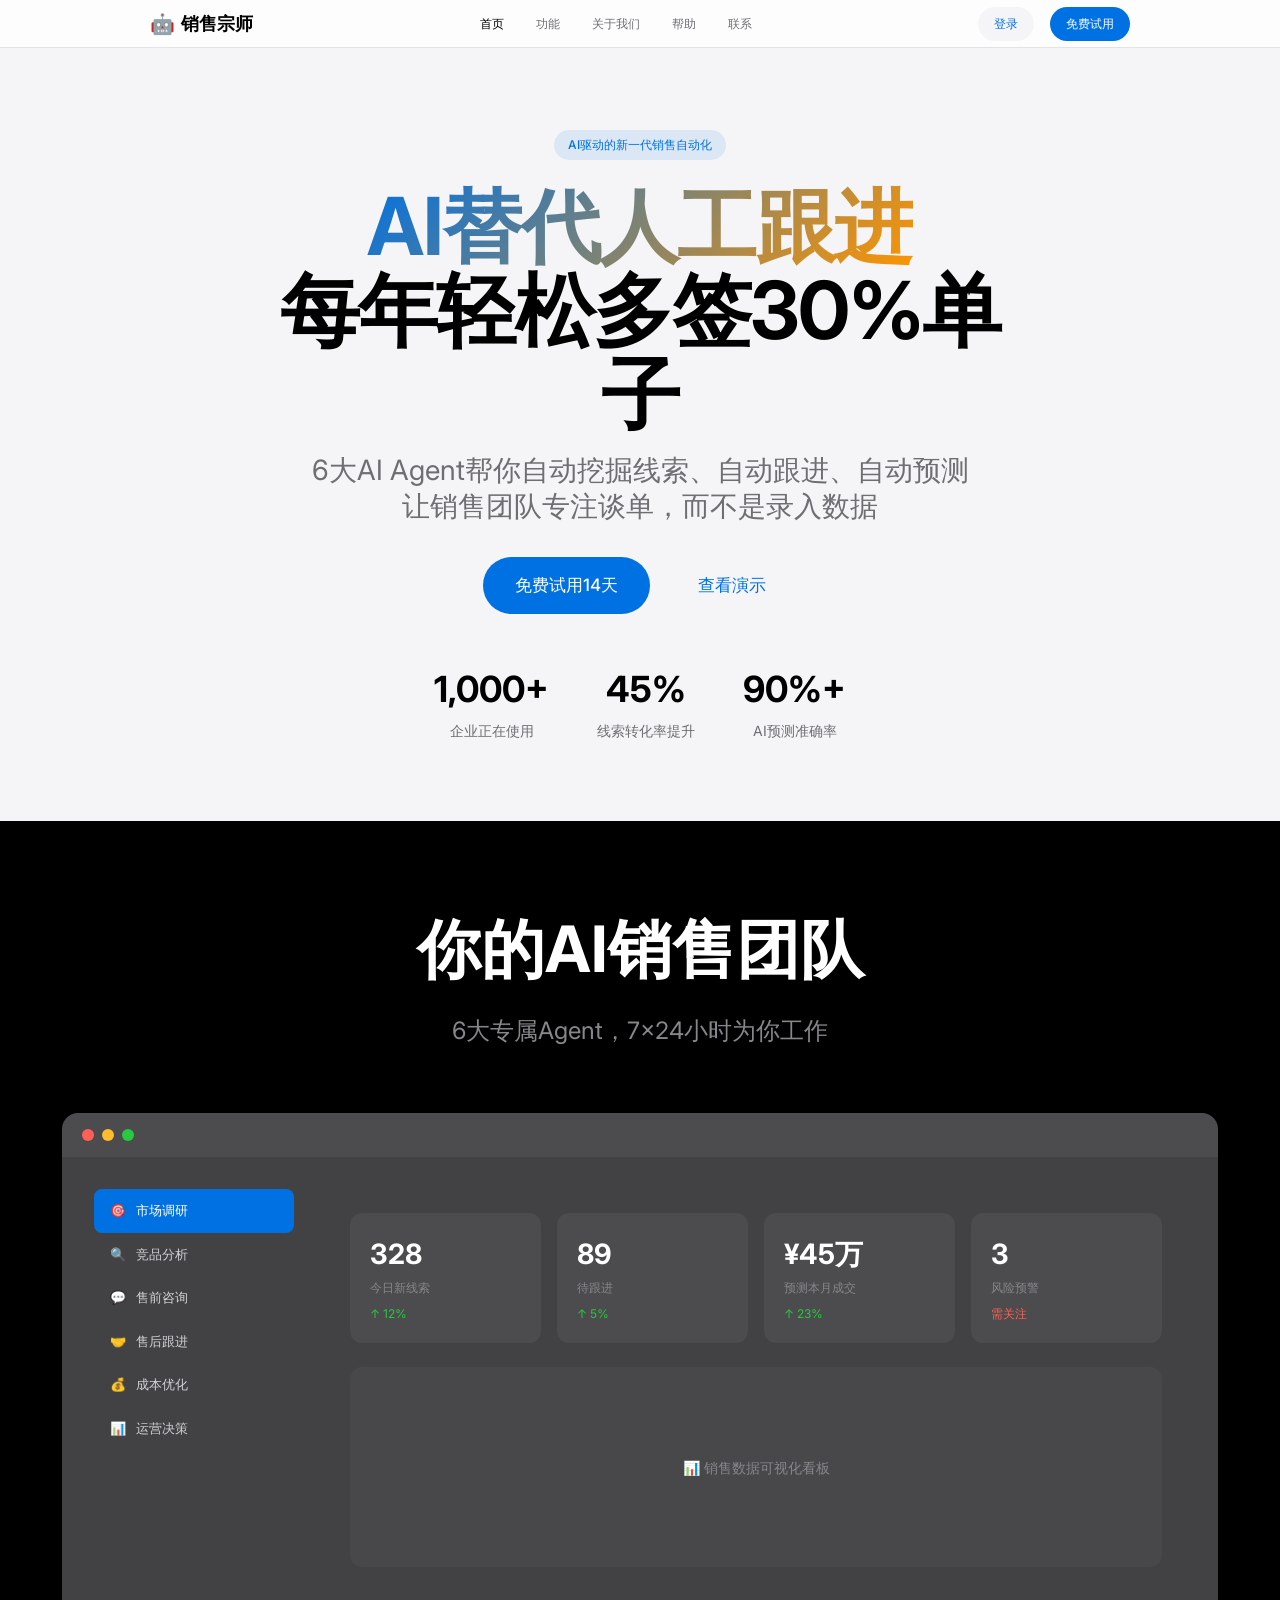
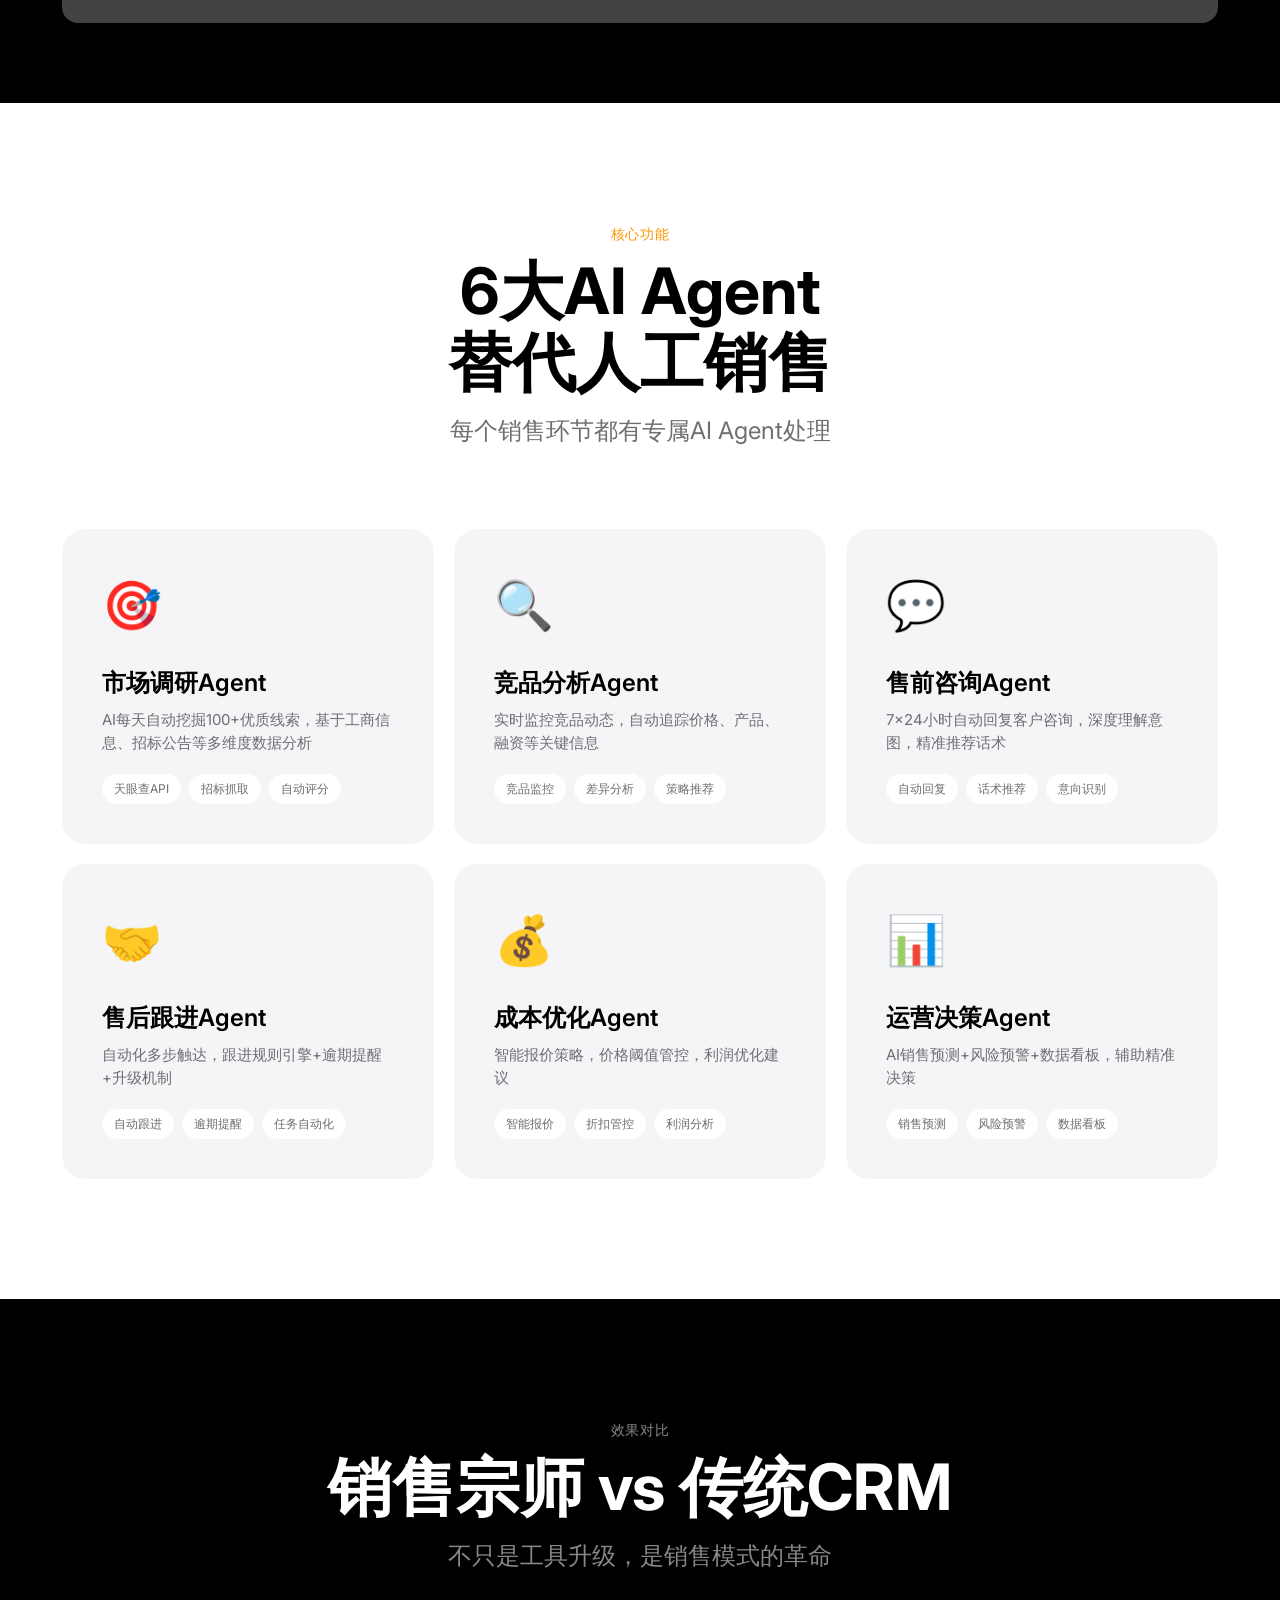
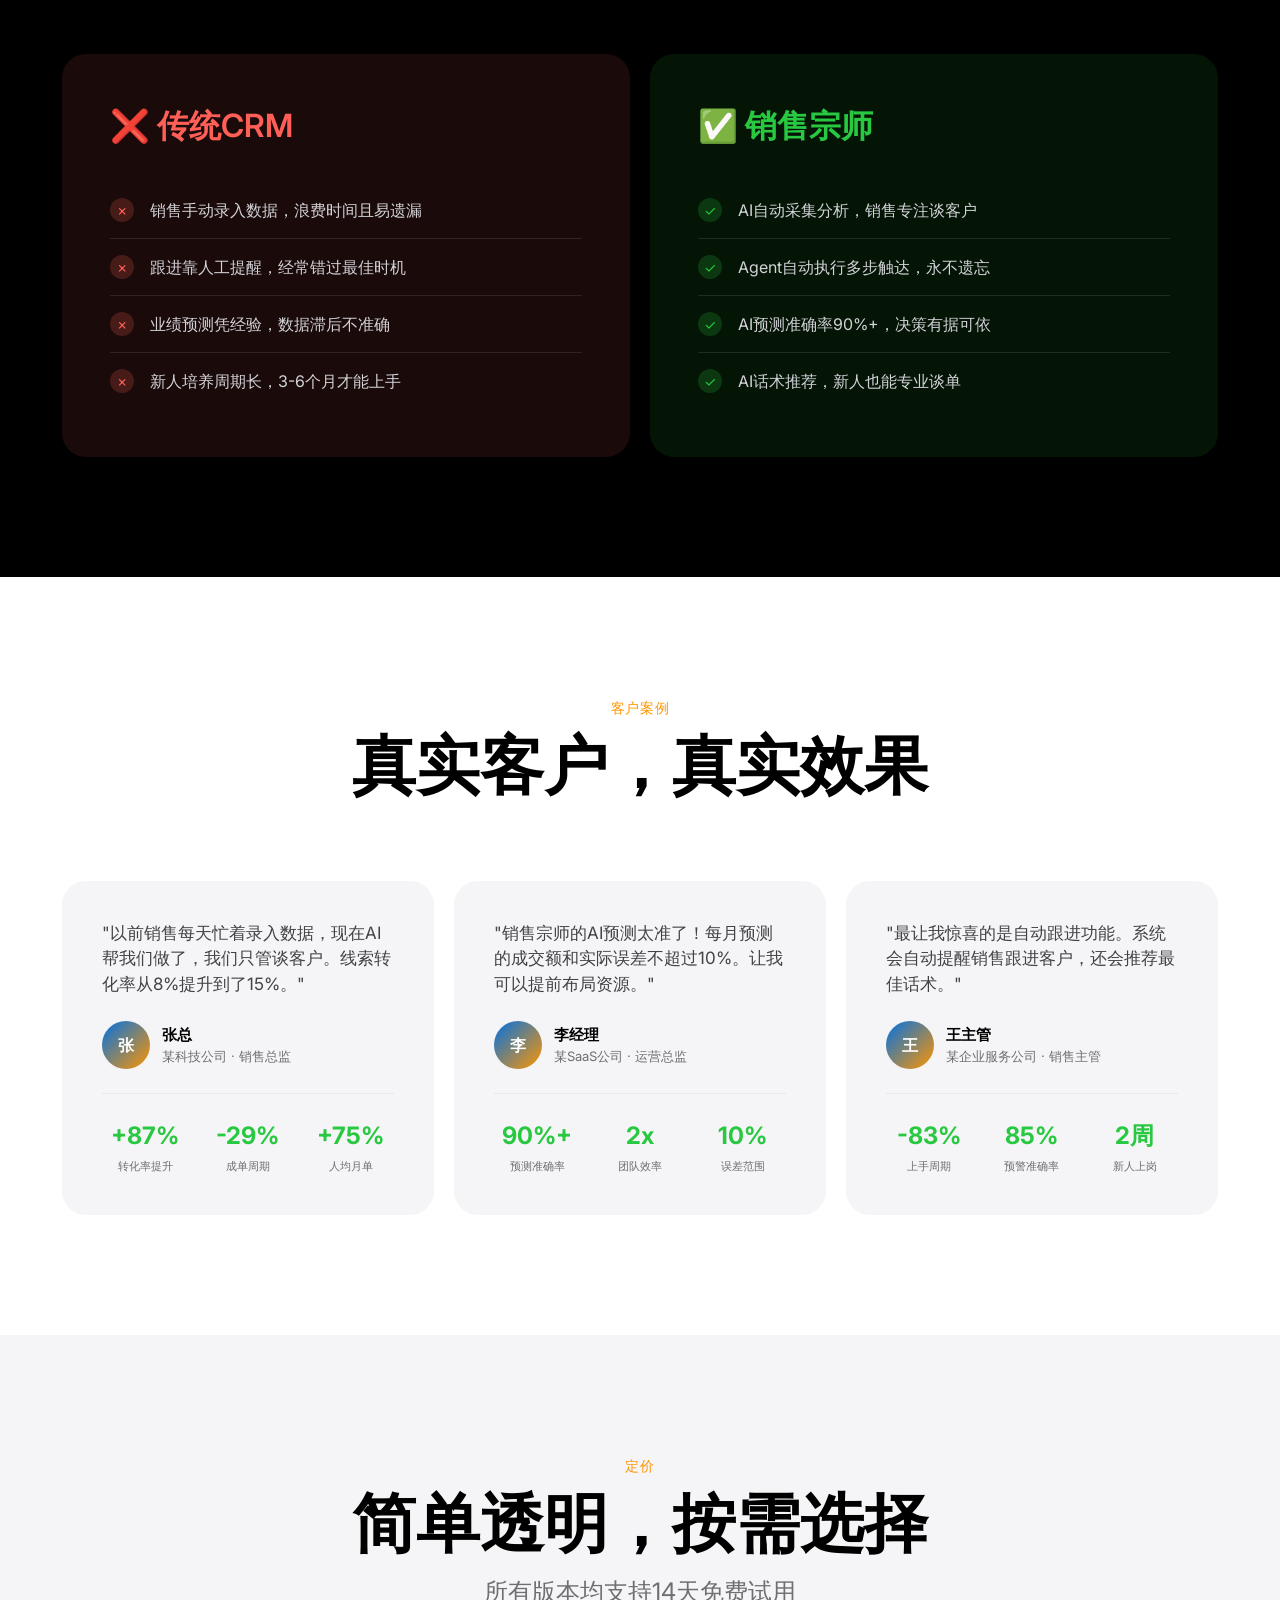
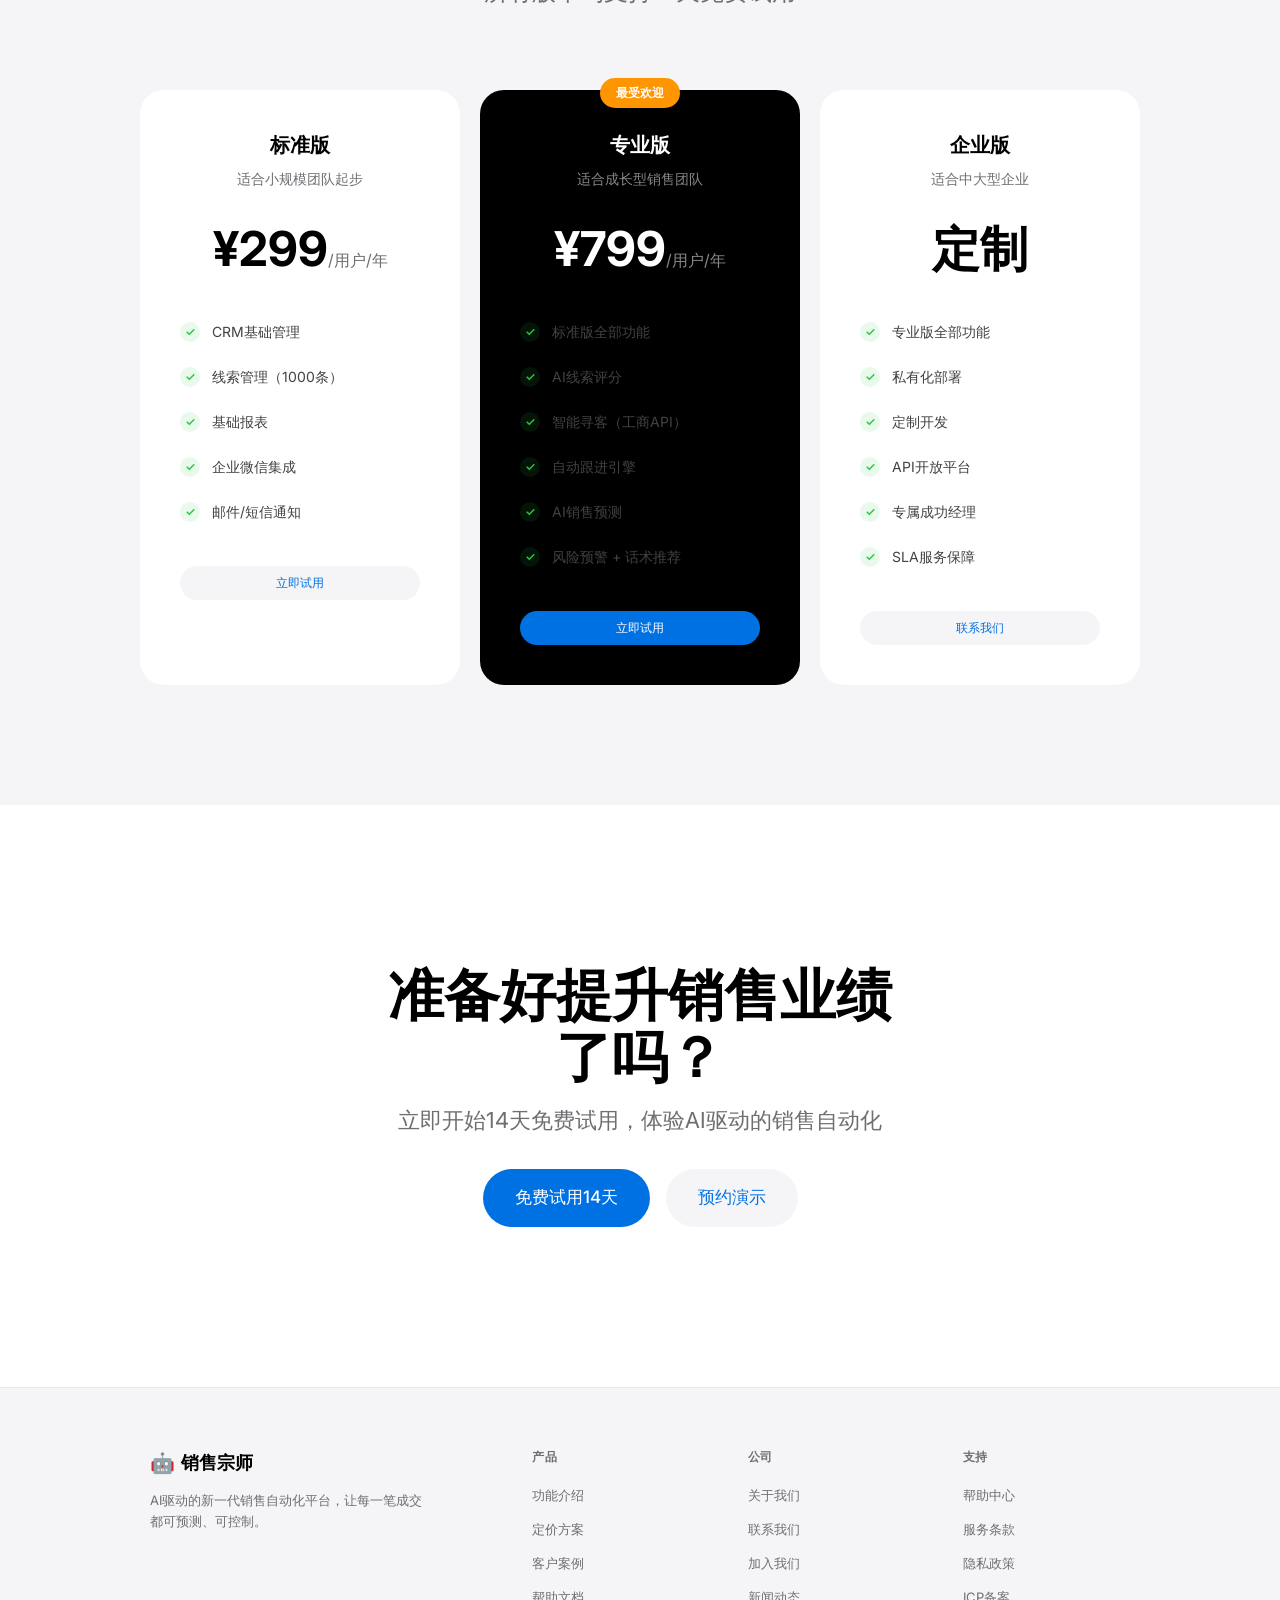
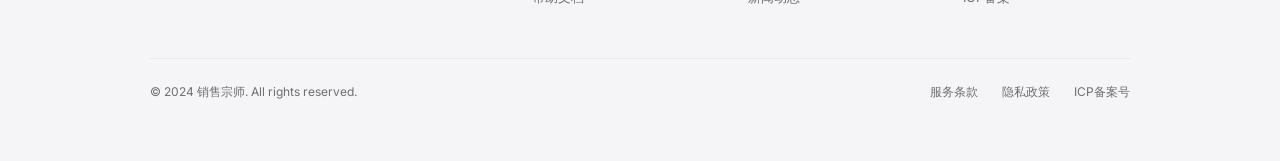
<file: docs/website-full.html>
<!DOCTYPE html>
<html lang="zh-CN">
<head>
    <meta charset="UTF-8">
    <meta name="viewport" content="width=device-width, initial-scale=1.0">
    <title>销售宗师 - AI驱动的新一代销售自动化平台</title>
    <link rel="preconnect" href="https://fonts.googleapis.com">
    <link href="https://fonts.googleapis.com/css2?family=Inter:wght@400;500;600;700;800;900&display=swap" rel="stylesheet">
    <style>
        * { margin: 0; padding: 0; box-sizing: border-box; }
        :root {
            --black: #000000; --white: #ffffff;
            --gray-100: #f5f5f7; --gray-200: #e8e8ed; --gray-300: #d2d2d7;
            --gray-400: #86868b; --gray-500: #6e6e73; --gray-600: #424245;
            --blue: #0071e3; --blue-dark: #0077ED; --orange: #ff9500;
        }
        body {
            font-family: 'Inter', -apple-system, BlinkMacSystemFont, sans-serif;
            color: var(--black); line-height: 1.5;
            -webkit-font-smoothing: antialiased; overflow-x: hidden;
        }
        .page { display: none; }
        .page.active { display: block; }

        /* Navigation */
        .nav {
            position: fixed; top: 0; left: 0; right: 0; height: 48px;
            background: rgba(255,255,255,0.8);
            backdrop-filter: saturate(180%) blur(20px);
            z-index: 1000; border-bottom: 1px solid rgba(0,0,0,0.1);
        }
        .nav-inner {
            max-width: 1024px; margin: 0 auto; padding: 0 22px;
            height: 100%; display: flex; align-items: center; justify-content: space-between;
        }
        .logo { font-size: 18px; font-weight: 600; color: var(--black); text-decoration: none; display: flex; align-items: center; gap: 6px; cursor: pointer; }
        .logo-icon { font-size: 20px; }
        .nav-links { display: flex; align-items: center; gap: 32px; }
        .nav-link { font-size: 12px; color: var(--gray-500); text-decoration: none; cursor: pointer; transition: color 0.2s; }
        .nav-link:hover, .nav-link.active { color: var(--black); }
        .nav-actions { display: flex; align-items: center; gap: 16px; }
        .btn {
            display: inline-flex; align-items: center; justify-content: center;
            padding: 8px 16px; border-radius: 980px; font-size: 12px; font-weight: 500;
            text-decoration: none; transition: all 0.3s; cursor: pointer; border: none;
        }
        .btn-primary { background: var(--blue); color: var(--white); }
        .btn-primary:hover { background: var(--blue-dark); }
        .btn-secondary { background: var(--gray-100); color: var(--blue); }
        .btn-secondary:hover { background: var(--gray-200); }
        .btn-lg { padding: 12px 24px; font-size: 14px; }
        .btn-xl { padding: 16px 32px; font-size: 17px; }

        /* Hero */
        .hero { padding: 130px 0 80px; text-align: center; background: var(--gray-100); }
        .hero-content { max-width: 800px; margin: 0 auto; padding: 0 22px; }
        .hero-badge { display: inline-flex; align-items: center; gap: 8px; padding: 6px 14px; background: rgba(0,113,227,0.1); color: var(--blue); border-radius: 980px; font-size: 12px; font-weight: 500; margin-bottom: 24px; }
        .hero h1 { font-size: 80px; font-weight: 700; line-height: 1.05; letter-spacing: -0.02em; margin-bottom: 16px; }
        .hero h1 .gradient { background: linear-gradient(135deg, var(--blue), var(--orange)); -webkit-background-clip: text; -webkit-text-fill-color: transparent; background-clip: text; }
        .hero-subtitle { font-size: 28px; font-weight: 400; color: var(--gray-500); line-height: 1.3; margin-bottom: 32px; }
        .hero-actions { display: flex; align-items: center; justify-content: center; gap: 16px; margin-bottom: 48px; }
        .hero-stats { display: flex; align-items: center; justify-content: center; gap: 48px; }
        .hero-stat { text-align: center; }
        .hero-stat-value { font-size: 36px; font-weight: 700; }
        .hero-stat-label { font-size: 14px; color: var(--gray-500); margin-top: 4px; }

        /* Sections */
        .section { padding: 120px 0; }
        .section-container { max-width: 1200px; margin: 0 auto; padding: 0 22px; }
        .section-header { text-align: center; margin-bottom: 80px; }
        .section-label { font-size: 14px; font-weight: 500; color: var(--orange); text-transform: uppercase; letter-spacing: 0.05em; margin-bottom: 12px; }
        .section-title { font-size: 64px; font-weight: 700; line-height: 1.1; margin-bottom: 16px; }
        .section-subtitle { font-size: 24px; color: var(--gray-500); }

        /* Features Grid */
        .features-grid { display: grid; grid-template-columns: repeat(3, 1fr); gap: 20px; }
        .feature-card { background: var(--gray-100); border-radius: 24px; padding: 40px; transition: all 0.3s; cursor: pointer; }
        .feature-card:hover { transform: scale(1.02); }
        .feature-icon { font-size: 48px; margin-bottom: 24px; }
        .feature-title { font-size: 24px; font-weight: 600; margin-bottom: 8px; }
        .feature-desc { font-size: 15px; color: var(--gray-500); line-height: 1.5; margin-bottom: 20px; }
        .feature-tags { display: flex; flex-wrap: wrap; gap: 8px; }
        .feature-tag { padding: 6px 12px; background: var(--white); border-radius: 980px; font-size: 12px; color: var(--gray-500); }

        /* Product Showcase */
        .product-showcase { padding: 80px 0; background: var(--black); }
        .showcase-container { max-width: 1200px; margin: 0 auto; padding: 0 22px; }
        .showcase-title { font-size: 64px; font-weight: 700; color: var(--white); text-align: center; margin-bottom: 16px; }
        .showcase-subtitle { font-size: 24px; color: var(--gray-400); text-align: center; margin-bottom: 64px; }
        .showcase-window { background: var(--gray-600); border-radius: 16px; overflow: hidden; }
        .window-header { display: flex; align-items: center; gap: 8px; padding: 16px 20px; background: rgba(255,255,255,0.05); }
        .window-dot { width: 12px; height: 12px; border-radius: 50%; }
        .window-dot.red { background: #ff5f57; }
        .window-dot.yellow { background: #febc2e; }
        .window-dot.green { background: #28c840; }
        .window-content { padding: 32px; display: flex; gap: 32px; }
        .window-sidebar { width: 200px; flex-shrink: 0; }
        .sidebar-item { display: flex; align-items: center; gap: 10px; padding: 12px 16px; color: var(--gray-300); border-radius: 8px; cursor: pointer; transition: all 0.2s; font-size: 13px; }
        .sidebar-item:hover { background: rgba(255,255,255,0.1); }
        .sidebar-item.active { background: var(--blue); color: var(--white); }
        .window-main { flex: 1; background: var(--gray-600); border-radius: 12px; padding: 24px; }
        .metrics-grid { display: grid; grid-template-columns: repeat(4, 1fr); gap: 16px; margin-bottom: 24px; }
        .metric-card { background: rgba(255,255,255,0.05); border-radius: 12px; padding: 20px; }
        .metric-value { font-size: 28px; font-weight: 700; color: var(--white); }
        .metric-label { font-size: 12px; color: var(--gray-400); margin-top: 4px; }
        .metric-trend { font-size: 12px; color: #28c840; margin-top: 8px; }
        .chart-area { background: rgba(255,255,255,0.03); border-radius: 12px; height: 200px; display: flex; align-items: center; justify-content: center; color: var(--gray-400); font-size: 14px; }

        /* Comparison */
        .comparison { padding: 120px 0; background: var(--black); }
        .comparison .section-title { color: var(--white); }
        .comparison .section-subtitle { color: var(--gray-400); }
        .comparison-grid { display: grid; grid-template-columns: 1fr 1fr; gap: 20px; }
        .comparison-card { background: rgba(255,255,255,0.05); border-radius: 24px; padding: 48px; }
        .comparison-card.bad { background: rgba(255,95,87,0.1); }
        .comparison-card.good { background: rgba(40,200,64,0.1); }
        .comparison-title { font-size: 32px; font-weight: 600; margin-bottom: 32px; }
        .comparison-card.bad .comparison-title { color: #ff5f57; }
        .comparison-card.good .comparison-title { color: #28c840; }
        .comparison-list { list-style: none; }
        .comparison-item { display: flex; align-items: flex-start; gap: 16px; padding: 16px 0; border-bottom: 1px solid rgba(255,255,255,0.1); }
        .comparison-item:last-child { border-bottom: none; }
        .comparison-icon { width: 24px; height: 24px; border-radius: 50%; display: flex; align-items: center; justify-content: center; flex-shrink: 0; font-size: 14px; }
        .comparison-card.bad .comparison-icon { background: rgba(255,95,87,0.2); color: #ff5f57; }
        .comparison-card.good .comparison-icon { background: rgba(40,200,64,0.2); color: #28c840; }
        .comparison-text { font-size: 16px; color: var(--gray-300); line-height: 1.5; }

        /* Testimonials */
        .testimonials { padding: 120px 0; }
        .testimonials-grid { display: grid; grid-template-columns: repeat(3, 1fr); gap: 20px; }
        .testimonial-card { background: var(--gray-100); border-radius: 24px; padding: 40px; }
        .testimonial-content { font-size: 17px; line-height: 1.5; color: var(--gray-600); margin-bottom: 24px; }
        .testimonial-author { display: flex; align-items: center; gap: 12px; }
        .testimonial-avatar { width: 48px; height: 48px; background: linear-gradient(135deg, var(--blue), var(--orange)); border-radius: 50%; display: flex; align-items: center; justify-content: center; color: var(--white); font-weight: 600; }
        .testimonial-name { font-size: 15px; font-weight: 600; }
        .testimonial-title { font-size: 13px; color: var(--gray-500); }
        .testimonial-stats { display: grid; grid-template-columns: repeat(3, 1fr); gap: 16px; margin-top: 24px; padding-top: 24px; border-top: 1px solid var(--gray-200); }
        .stat-item { text-align: center; }
        .stat-value { font-size: 24px; font-weight: 700; color: #28c840; }
        .stat-label { font-size: 11px; color: var(--gray-500); margin-top: 4px; }

        /* Pricing */
        .pricing { padding: 120px 0; background: var(--gray-100); }
        .pricing-grid { display: grid; grid-template-columns: repeat(3, 1fr); gap: 20px; max-width: 1000px; margin: 0 auto; }
        .pricing-card { background: var(--white); border-radius: 24px; padding: 40px; text-align: center; position: relative; }
        .pricing-card.popular { background: var(--black); color: var(--white); transform: scale(1.05); }
        .pricing-popular-badge { position: absolute; top: -12px; left: 50%; transform: translateX(-50%); padding: 6px 16px; background: var(--orange); color: var(--white); border-radius: 980px; font-size: 12px; font-weight: 600; }
        .pricing-name { font-size: 20px; font-weight: 600; margin-bottom: 8px; }
        .pricing-desc { font-size: 14px; color: var(--gray-500); margin-bottom: 24px; }
        .pricing-card.popular .pricing-desc { color: var(--gray-400); }
        .pricing-price { margin-bottom: 24px; }
        .pricing-value { font-size: 48px; font-weight: 700; }
        .pricing-unit { font-size: 16px; color: var(--gray-500); }
        .pricing-card.popular .pricing-unit { color: var(--gray-400); }
        .pricing-features { list-style: none; text-align: left; margin-bottom: 32px; }
        .pricing-features li { display: flex; align-items: center; gap: 12px; padding: 12px 0; font-size: 14px; color: var(--gray-600); }
        .pricing-features li::before { content: '✓'; width: 20px; height: 20px; background: rgba(40,200,64,0.1); color: #28c840; border-radius: 50%; display: flex; align-items: center; justify-content: center; font-size: 12px; font-weight: 600; }
        .pricing-cta { width: 100%; }

        /* CTA */
        .cta { padding: 160px 0; text-align: center; }
        .cta-content { max-width: 600px; margin: 0 auto; padding: 0 22px; }
        .cta h2 { font-size: 56px; font-weight: 700; line-height: 1.1; margin-bottom: 16px; }
        .cta p { font-size: 22px; color: var(--gray-500); margin-bottom: 32px; }
        .cta-actions { display: flex; align-items: center; justify-content: center; gap: 16px; }

        /* Footer */
        .footer { padding: 60px 0; background: var(--gray-100); border-top: 1px solid var(--gray-200); }
        .footer-inner { max-width: 1024px; margin: 0 auto; padding: 0 22px; }
        .footer-grid { display: grid; grid-template-columns: 2fr 1fr 1fr 1fr; gap: 48px; margin-bottom: 40px; }
        .footer-brand { max-width: 280px; }
        .footer-brand .logo { margin-bottom: 12px; }
        .footer-brand p { font-size: 13px; color: var(--gray-500); line-height: 1.6; }
        .footer-title { font-size: 12px; font-weight: 600; color: var(--gray-500); text-transform: uppercase; letter-spacing: 0.05em; margin-bottom: 16px; }
        .footer-links { list-style: none; }
        .footer-links li { margin-bottom: 10px; }
        .footer-links a, .footer-links span { font-size: 13px; color: var(--gray-500); text-decoration: none; cursor: pointer; transition: color 0.2s; }
        .footer-links a:hover, .footer-links span:hover { color: var(--black); }
        .footer-bottom { display: flex; align-items: center; justify-content: space-between; padding-top: 24px; border-top: 1px solid var(--gray-200); font-size: 12px; color: var(--gray-500); }
        .footer-legal { display: flex; gap: 24px; }
        .footer-legal a { color: var(--gray-500); text-decoration: none; }
        .footer-legal a:hover { color: var(--black); }

        /* Feature Detail Page */
        .detail-hero { padding: 160px 0 80px; background: var(--black); text-align: center; }
        .detail-hero h1 { font-size: 64px; font-weight: 700; color: var(--white); margin-bottom: 16px; }
        .detail-hero p { font-size: 24px; color: var(--gray-400); max-width: 600px; margin: 0 auto; }
        .detail-content { padding: 80px 0; }
        .detail-grid { display: grid; grid-template-columns: 1fr 1fr; gap: 80px; align-items: center; margin-bottom: 120px; }
        .detail-grid.reverse { direction: rtl; }
        .detail-grid.reverse > * { direction: ltr; }
        .detail-text h3 { font-size: 40px; font-weight: 700; margin-bottom: 16px; }
        .detail-text p { font-size: 18px; color: var(--gray-500); line-height: 1.6; margin-bottom: 24px; }
        .detail-list { list-style: none; }
        .detail-list li { display: flex; align-items: center; gap: 12px; padding: 12px 0; font-size: 16px; color: var(--gray-600); }
        .detail-list li::before { content: '✓'; width: 24px; height: 24px; background: rgba(40,200,64,0.1); color: #28c840; border-radius: 50%; display: flex; align-items: center; justify-content: center; font-size: 14px; font-weight: 600; flex-shrink: 0; }
        .detail-image { background: var(--gray-100); border-radius: 24px; height: 400px; display: flex; align-items: center; justify-content: center; color: var(--gray-400); font-size: 18px; }

        /* About Page */
        .about-hero { padding: 160px 0 80px; background: var(--gray-100); text-align: center; }
        .about-hero h1 { font-size: 64px; font-weight: 700; margin-bottom: 16px; }
        .about-hero p { font-size: 24px; color: var(--gray-500); max-width: 700px; margin: 0 auto; }
        .about-mission { padding: 100px 0; background: var(--white); }
        .mission-content { max-width: 800px; margin: 0 auto; text-align: center; }
        .mission-quote { font-size: 36px; font-weight: 500; line-height: 1.4; color: var(--black); margin-bottom: 32px; }
        .mission-author { font-size: 18px; color: var(--gray-500); }
        .about-values { padding: 100px 0; background: var(--gray-100); }
        .values-grid { display: grid; grid-template-columns: repeat(4, 1fr); gap: 24px; }
        .value-card { background: var(--white); border-radius: 24px; padding: 40px; text-align: center; }
        .value-icon { font-size: 48px; margin-bottom: 20px; }
        .value-title { font-size: 20px; font-weight: 600; margin-bottom: 8px; }
        .value-desc { font-size: 14px; color: var(--gray-500); line-height: 1.5; }
        .about-team { padding: 100px 0; background: var(--white); }
        .team-grid { display: grid; grid-template-columns: repeat(4, 1fr); gap: 24px; }
        .team-card { text-align: center; }
        .team-avatar { width: 120px; height: 120px; background: linear-gradient(135deg, var(--blue), var(--orange)); border-radius: 50%; margin: 0 auto 16px; display: flex; align-items: center; justify-content: center; font-size: 40px; color: var(--white); font-weight: 600; }
        .team-name { font-size: 18px; font-weight: 600; margin-bottom: 4px; }
        .team-title { font-size: 14px; color: var(--gray-500); }
        .about-timeline { padding: 100px 0; background: var(--gray-100); }
        .timeline { max-width: 600px; margin: 0 auto; }
        .timeline-item { display: flex; gap: 24px; padding-bottom: 40px; position: relative; }
        .timeline-item::before { content: ''; position: absolute; left: 11px; top: 32px; bottom: 0; width: 2px; background: var(--gray-200); }
        .timeline-item:last-child::before { display: none; }
        .timeline-dot { width: 24px; height: 24px; background: var(--blue); border-radius: 50%; flex-shrink: 0; margin-top: 4px; }
        .timeline-content h4 { font-size: 18px; font-weight: 600; margin-bottom: 4px; }
        .timeline-content p { font-size: 14px; color: var(--gray-500); }

        /* Help Page */
        .help-hero { padding: 160px 0 80px; background: var(--gray-100); text-align: center; }
        .help-hero h1 { font-size: 64px; font-weight: 700; margin-bottom: 16px; }
        .help-categories { padding: 80px 0; }
        .help-grid { display: grid; grid-template-columns: repeat(3, 1fr); gap: 24px; }
        .help-card { background: var(--white); border-radius: 24px; padding: 40px; cursor: pointer; transition: all 0.3s; }
        .help-card:hover { transform: scale(1.02); box-shadow: 0 20px 40px rgba(0,0,0,0.1); }
        .help-icon { font-size: 48px; margin-bottom: 20px; }
        .help-title { font-size: 20px; font-weight: 600; margin-bottom: 8px; }
        .help-desc { font-size: 14px; color: var(--gray-500); line-height: 1.5; margin-bottom: 16px; }
        .help-count { font-size: 14px; color: var(--blue); }
        .help-articles { padding: 80px 0; background: var(--gray-100); }
        .articles-list { max-width: 800px; margin: 0 auto; }
        .article-item { background: var(--white); border-radius: 16px; padding: 24px; margin-bottom: 16px; cursor: pointer; transition: all 0.2s; }
        .article-item:hover { background: var(--gray-100); }
        .article-title { font-size: 17px; font-weight: 600; margin-bottom: 8px; }
        .article-preview { font-size: 14px; color: var(--gray-500); }
        .article-meta { display: flex; gap: 16px; margin-top: 12px; font-size: 12px; color: var(--gray-400); }

        /* Contact Page */
        .contact-hero { padding: 160px 0 80px; background: var(--gray-100); text-align: center; }
        .contact-hero h1 { font-size: 64px; font-weight: 700; margin-bottom: 16px; }
        .contact-hero p { font-size: 24px; color: var(--gray-500); }
        .contact-content { padding: 80px 0; }
        .contact-grid { display: grid; grid-template-columns: 1fr 1fr; gap: 80px; }
        .contact-form { background: var(--white); border-radius: 24px; padding: 48px; }
        .form-title { font-size: 28px; font-weight: 600; margin-bottom: 32px; }
        .form-group { margin-bottom: 24px; }
        .form-label { display: block; font-size: 14px; font-weight: 500; margin-bottom: 8px; }
        .form-input { width: 100%; padding: 14px 16px; border: 1px solid var(--gray-200); border-radius: 12px; font-size: 16px; font-family: inherit; transition: border-color 0.2s; }
        .form-input:focus { outline: none; border-color: var(--blue); }
        .form-textarea { min-height: 120px; resize: vertical; }
        .form-submit { width: 100%; margin-top: 16px; }
        .contact-info { padding-top: 20px; }
        .contact-info h3 { font-size: 28px; font-weight: 600; margin-bottom: 32px; }
        .contact-item { display: flex; align-items: flex-start; gap: 16px; padding: 24px 0; border-bottom: 1px solid var(--gray-200); }
        .contact-item:last-child { border-bottom: none; }
        .contact-icon { font-size: 32px; margin-top: 4px; }
        .contact-item h4 { font-size: 16px; font-weight: 600; margin-bottom: 4px; }
        .contact-item p { font-size: 14px; color: var(--gray-500); }
        .contact-map { margin-top: 48px; background: var(--gray-100); border-radius: 24px; height: 300px; display: flex; align-items: center; justify-content: center; color: var(--gray-400); }

        /* FAQ Section */
        .faq { padding: 80px 0; }
        .faq-list { max-width: 800px; margin: 0 auto; }
        .faq-item { background: var(--white); border-radius: 16px; padding: 24px; margin-bottom: 16px; cursor: pointer; }
        .faq-question { font-size: 17px; font-weight: 600; margin-bottom: 12px; display: flex; align-items: center; justify-content: space-between; }
        .faq-answer { font-size: 15px; color: var(--gray-500); line-height: 1.6; display: none; }
        .faq-item.open .faq-answer { display: block; }
        .faq-toggle { font-size: 20px; color: var(--gray-400); }

        /* Animations */
        @keyframes fadeInUp { from { opacity: 0; transform: translateY(30px); } to { opacity: 1; transform: translateY(0); } }
        .animate-in { animation: fadeInUp 0.8s ease-out forwards; }

        /* Mobile */
        @media (max-width: 1024px) {
            .hero h1, .section-title, .showcase-title, .detail-hero h1, .about-hero h1, .help-hero h1, .contact-hero h1 { font-size: 48px; }
            .features-grid, .help-grid { grid-template-columns: repeat(2, 1fr); }
            .pricing-grid { max-width: 700px; }
            .pricing-card.popular { transform: none; }
            .values-grid, .team-grid { grid-template-columns: repeat(2, 1fr); }
            .detail-grid, .comparison-grid, .contact-grid { grid-template-columns: 1fr; gap: 40px; }
            .detail-grid.reverse { direction: ltr; }
        }
        @media (max-width: 768px) {
            .nav-links { display: none; }
            .hero h1, .section-title, .showcase-title, .detail-hero h1, .about-hero h1, .help-hero h1, .contact-hero h1 { font-size: 36px; }
            .hero-subtitle, .section-subtitle, .showcase-subtitle, .detail-hero p, .about-hero p, .contact-hero p { font-size: 18px; }
            .features-grid, .help-grid { grid-template-columns: 1fr; }
            .comparison-grid { grid-template-columns: 1fr; }
            .testimonials-grid { grid-template-columns: 1fr; }
            .pricing-grid { grid-template-columns: 1fr; max-width: 400px; }
            .footer-grid { grid-template-columns: 1fr 1fr; }
            .values-grid, .team-grid { grid-template-columns: 1fr; }
            .metrics-grid { grid-template-columns: repeat(2, 1fr); }
            .cta h2 { font-size: 40px; }
        }
    </style>
</head>
<body>
    <!-- Navigation -->
    <nav class="nav">
        <div class="nav-inner">
            <a class="logo" onclick="showPage('home')">
                <span class="logo-icon">🤖</span> 销售宗师
            </a>
            <div class="nav-links">
                <a class="nav-link active" onclick="showPage('home')">首页</a>
                <a class="nav-link" onclick="showPage('features')">功能</a>
                <a class="nav-link" onclick="showPage('about')">关于我们</a>
                <a class="nav-link" onclick="showPage('help')">帮助</a>
                <a class="nav-link" onclick="showPage('contact')">联系</a>
            </div>
            <div class="nav-actions">
                <a href="#" class="btn btn-secondary">登录</a>
                <a href="#" class="btn btn-primary">免费试用</a>
            </div>
        </div>
    </nav>

    <!-- HOME PAGE -->
    <div id="page-home" class="page active">
        <!-- Hero -->
        <section class="hero">
            <div class="hero-content">
                <div class="hero-badge">AI驱动的新一代销售自动化</div>
                <h1><span class="gradient">AI替代人工跟进</span><br>每年轻松多签30%单子</h1>
                <p class="hero-subtitle">6大AI Agent帮你自动挖掘线索、自动跟进、自动预测<br>让销售团队专注谈单，而不是录入数据</p>
                <div class="hero-actions">
                    <a href="#" class="btn btn-primary btn-xl">免费试用14天</a>
                    <a href="#" class="btn btn-secondary btn-xl">查看演示</a>
                </div>
                <div class="hero-stats">
                    <div class="hero-stat"><div class="hero-stat-value">1,000+</div><div class="hero-stat-label">企业正在使用</div></div>
                    <div class="hero-stat"><div class="hero-stat-value">45%</div><div class="hero-stat-label">线索转化率提升</div></div>
                    <div class="hero-stat"><div class="hero-stat-value">90%+</div><div class="hero-stat-label">AI预测准确率</div></div>
                </div>
            </div>
        </section>

        <!-- Product Showcase -->
        <section class="product-showcase">
            <div class="showcase-container">
                <h2 class="showcase-title">你的AI销售团队</h2>
                <p class="showcase-subtitle">6大专属Agent，7×24小时为你工作</p>
                <div class="showcase-window">
                    <div class="window-header">
                        <div class="window-dot red"></div><div class="window-dot yellow"></div><div class="window-dot green"></div>
                    </div>
                    <div class="window-content">
                        <div class="window-sidebar">
                            <div class="sidebar-item active"><span>🎯</span> 市场调研</div>
                            <div class="sidebar-item"><span>🔍</span> 竞品分析</div>
                            <div class="sidebar-item"><span>💬</span> 售前咨询</div>
                            <div class="sidebar-item"><span>🤝</span> 售后跟进</div>
                            <div class="sidebar-item"><span>💰</span> 成本优化</div>
                            <div class="sidebar-item"><span>📊</span> 运营决策</div>
                        </div>
                        <div class="window-main">
                            <div class="metrics-grid">
                                <div class="metric-card"><div class="metric-value">328</div><div class="metric-label">今日新线索</div><div class="metric-trend">↑ 12%</div></div>
                                <div class="metric-card"><div class="metric-value">89</div><div class="metric-label">待跟进</div><div class="metric-trend">↑ 5%</div></div>
                                <div class="metric-card"><div class="metric-value">¥45万</div><div class="metric-label">预测本月成交</div><div class="metric-trend">↑ 23%</div></div>
                                <div class="metric-card"><div class="metric-value">3</div><div class="metric-label">风险预警</div><div class="metric-trend" style="color:#ff5f57;">需关注</div></div>
                            </div>
                            <div class="chart-area">📊 销售数据可视化看板</div>
                        </div>
                    </div>
                </div>
            </div>
        </section>

        <!-- Features -->
        <section class="section">
            <div class="section-container">
                <div class="section-header">
                    <div class="section-label">核心功能</div>
                    <h2 class="section-title">6大AI Agent<br>替代人工销售</h2>
                    <p class="section-subtitle">每个销售环节都有专属AI Agent处理</p>
                </div>
                <div class="features-grid">
                    <div class="feature-card">
                        <div class="feature-icon">🎯</div>
                        <h3 class="feature-title">市场调研Agent</h3>
                        <p class="feature-desc">AI每天自动挖掘100+优质线索，基于工商信息、招标公告等多维度数据分析</p>
                        <div class="feature-tags"><span class="feature-tag">天眼查API</span><span class="feature-tag">招标抓取</span><span class="feature-tag">自动评分</span></div>
                    </div>
                    <div class="feature-card">
                        <div class="feature-icon">🔍</div>
                        <h3 class="feature-title">竞品分析Agent</h3>
                        <p class="feature-desc">实时监控竞品动态，自动追踪价格、产品、融资等关键信息</p>
                        <div class="feature-tags"><span class="feature-tag">竞品监控</span><span class="feature-tag">差异分析</span><span class="feature-tag">策略推荐</span></div>
                    </div>
                    <div class="feature-card">
                        <div class="feature-icon">💬</div>
                        <h3 class="feature-title">售前咨询Agent</h3>
                        <p class="feature-desc">7×24小时自动回复客户咨询，深度理解意图，精准推荐话术</p>
                        <div class="feature-tags"><span class="feature-tag">自动回复</span><span class="feature-tag">话术推荐</span><span class="feature-tag">意向识别</span></div>
                    </div>
                    <div class="feature-card">
                        <div class="feature-icon">🤝</div>
                        <h3 class="feature-title">售后跟进Agent</h3>
                        <p class="feature-desc">自动化多步触达，跟进规则引擎+逾期提醒+升级机制</p>
                        <div class="feature-tags"><span class="feature-tag">自动跟进</span><span class="feature-tag">逾期提醒</span><span class="feature-tag">任务自动化</span></div>
                    </div>
                    <div class="feature-card">
                        <div class="feature-icon">💰</div>
                        <h3 class="feature-title">成本优化Agent</h3>
                        <p class="feature-desc">智能报价策略，价格阈值管控，利润优化建议</p>
                        <div class="feature-tags"><span class="feature-tag">智能报价</span><span class="feature-tag">折扣管控</span><span class="feature-tag">利润分析</span></div>
                    </div>
                    <div class="feature-card">
                        <div class="feature-icon">📊</div>
                        <h3 class="feature-title">运营决策Agent</h3>
                        <p class="feature-desc">AI销售预测+风险预警+数据看板，辅助精准决策</p>
                        <div class="feature-tags"><span class="feature-tag">销售预测</span><span class="feature-tag">风险预警</span><span class="feature-tag">数据看板</span></div>
                    </div>
                </div>
            </div>
        </section>

        <!-- Comparison -->
        <section class="comparison">
            <div class="section-container">
                <div class="section-header">
                    <div class="section-label" style="color:var(--gray-400)">效果对比</div>
                    <h2 class="section-title">销售宗师 vs 传统CRM</h2>
                    <p class="section-subtitle">不只是工具升级，是销售模式的革命</p>
                </div>
                <div class="comparison-grid">
                    <div class="comparison-card bad">
                        <h3 class="comparison-title">❌ 传统CRM</h3>
                        <ul class="comparison-list">
                            <li class="comparison-item"><div class="comparison-icon">✗</div><div class="comparison-text">销售手动录入数据，浪费时间且易遗漏</div></li>
                            <li class="comparison-item"><div class="comparison-icon">✗</div><div class="comparison-text">跟进靠人工提醒，经常错过最佳时机</div></li>
                            <li class="comparison-item"><div class="comparison-icon">✗</div><div class="comparison-text">业绩预测凭经验，数据滞后不准确</div></li>
                            <li class="comparison-item"><div class="comparison-icon">✗</div><div class="comparison-text">新人培养周期长，3-6个月才能上手</div></li>
                        </ul>
                    </div>
                    <div class="comparison-card good">
                        <h3 class="comparison-title">✅ 销售宗师</h3>
                        <ul class="comparison-list">
                            <li class="comparison-item"><div class="comparison-icon">✓</div><div class="comparison-text">AI自动采集分析，销售专注谈客户</div></li>
                            <li class="comparison-item"><div class="comparison-icon">✓</div><div class="comparison-text">Agent自动执行多步触达，永不遗忘</div></li>
                            <li class="comparison-item"><div class="comparison-icon">✓</div><div class="comparison-text">AI预测准确率90%+，决策有据可依</div></li>
                            <li class="comparison-item"><div class="comparison-icon">✓</div><div class="comparison-text">AI话术推荐，新人也能专业谈单</div></li>
                        </ul>
                    </div>
                </div>
            </div>
        </section>

        <!-- Testimonials -->
        <section class="testimonials">
            <div class="section-container">
                <div class="section-header">
                    <div class="section-label">客户案例</div>
                    <h2 class="section-title">真实客户，真实效果</h2>
                </div>
                <div class="testimonials-grid">
                    <div class="testimonial-card">
                        <p class="testimonial-content">"以前销售每天忙着录入数据，现在AI帮我们做了，我们只管谈客户。线索转化率从8%提升到了15%。"</p>
                        <div class="testimonial-author"><div class="testimonial-avatar">张</div><div><div class="testimonial-name">张总</div><div class="testimonial-title">某科技公司 · 销售总监</div></div></div>
                        <div class="testimonial-stats"><div class="stat-item"><div class="stat-value">+87%</div><div class="stat-label">转化率提升</div></div><div class="stat-item"><div class="stat-value">-29%</div><div class="stat-label">成单周期</div></div><div class="stat-item"><div class="stat-value">+75%</div><div class="stat-label">人均月单</div></div></div>
                    </div>
                    <div class="testimonial-card">
                        <p class="testimonial-content">"销售宗师的AI预测太准了！每月预测的成交额和实际误差不超过10%。让我可以提前布局资源。"</p>
                        <div class="testimonial-author"><div class="testimonial-avatar">李</div><div><div class="testimonial-name">李经理</div><div class="testimonial-title">某SaaS公司 · 运营总监</div></div></div>
                        <div class="testimonial-stats"><div class="stat-item"><div class="stat-value">90%+</div><div class="stat-label">预测准确率</div></div><div class="stat-item"><div class="stat-value">2x</div><div class="stat-label">团队效率</div></div><div class="stat-item"><div class="stat-value">10%</div><div class="stat-label">误差范围</div></div></div>
                    </div>
                    <div class="testimonial-card">
                        <p class="testimonial-content">"最让我惊喜的是自动跟进功能。系统会自动提醒销售跟进客户，还会推荐最佳话术。"</p>
                        <div class="testimonial-author"><div class="testimonial-avatar">王</div><div><div class="testimonial-name">王主管</div><div class="testimonial-title">某企业服务公司 · 销售主管</div></div></div>
                        <div class="testimonial-stats"><div class="stat-item"><div class="stat-value">-83%</div><div class="stat-label">上手周期</div></div><div class="stat-item"><div class="stat-value">85%</div><div class="stat-label">预警准确率</div></div><div class="stat-item"><div class="stat-value">2周</div><div class="stat-label">新人上岗</div></div></div>
                    </div>
                </div>
            </div>
        </section>

        <!-- Pricing -->
        <section class="pricing">
            <div class="section-container">
                <div class="section-header">
                    <div class="section-label">定价</div>
                    <h2 class="section-title">简单透明，按需选择</h2>
                    <p class="section-subtitle">所有版本均支持14天免费试用</p>
                </div>
                <div class="pricing-grid">
                    <div class="pricing-card">
                        <div class="pricing-name">标准版</div><div class="pricing-desc">适合小规模团队起步</div>
                        <div class="pricing-price"><span class="pricing-value">¥299</span><span class="pricing-unit">/用户/年</span></div>
                        <ul class="pricing-features"><li>CRM基础管理</li><li>线索管理（1000条）</li><li>基础报表</li><li>企业微信集成</li><li>邮件/短信通知</li></ul>
                        <a href="#" class="btn btn-secondary pricing-cta">立即试用</a>
                    </div>
                    <div class="pricing-card popular">
                        <div class="pricing-popular-badge">最受欢迎</div>
                        <div class="pricing-name">专业版</div><div class="pricing-desc">适合成长型销售团队</div>
                        <div class="pricing-price"><span class="pricing-value">¥799</span><span class="pricing-unit">/用户/年</span></div>
                        <ul class="pricing-features"><li>标准版全部功能</li><li>AI线索评分</li><li>智能寻客（工商API）</li><li>自动跟进引擎</li><li>AI销售预测</li><li>风险预警 + 话术推荐</li></ul>
                        <a href="#" class="btn btn-primary pricing-cta">立即试用</a>
                    </div>
                    <div class="pricing-card">
                        <div class="pricing-name">企业版</div><div class="pricing-desc">适合中大型企业</div>
                        <div class="pricing-price"><span class="pricing-value">定制</span></div>
                        <ul class="pricing-features"><li>专业版全部功能</li><li>私有化部署</li><li>定制开发</li><li>API开放平台</li><li>专属成功经理</li><li>SLA服务保障</li></ul>
                        <a href="#" class="btn btn-secondary pricing-cta">联系我们</a>
                    </div>
                </div>
            </div>
        </section>

        <!-- CTA -->
        <section class="cta">
            <div class="cta-content">
                <h2>准备好提升销售业绩了吗？</h2>
                <p>立即开始14天免费试用，体验AI驱动的销售自动化</p>
                <div class="cta-actions">
                    <a href="#" class="btn btn-primary btn-xl">免费试用14天</a>
                    <a href="#" class="btn btn-secondary btn-xl">预约演示</a>
                </div>
            </div>
        </section>
    </div>

    <!-- FEATURES PAGE -->
    <div id="page-features" class="page">
        <section class="detail-hero">
            <h1>核心功能详解</h1>
            <p>深入了解6大AI Agent如何帮你提升销售业绩</p>
        </section>

        <section class="detail-content">
            <div class="section-container">
                <div class="detail-grid">
                    <div class="detail-text">
                        <h3>🎯 市场调研Agent</h3>
                        <p>AI每天自动从全网挖掘100+优质潜在客户，基于工商信息、招标公告、招聘需求等多维度数据，智能分析客户画像，自动评估线索价值并评分排序。</p>
                        <ul class="detail-list">
                            <li>天眼查/企查查API实时对接</li>
                            <li>招标信息实时抓取与推送</li>
                            <li>招聘需求智能分析判断公司动态</li>
                            <li>8因子AI线索评分模型</li>
                            <li>自动去重与相似线索合并</li>
                        </ul>
                    </div>
                    <div class="detail-image">🎯 市场调研Agent 演示图</div>
                </div>

                <div class="detail-grid reverse">
                    <div class="detail-text">
                        <h3>🤝 售后跟进Agent</h3>
                        <p>销售跟进靠人工提醒总是遗漏？Agent帮你自动执行多步触达序列。定义触发条件、触达方式、跟进节奏，系统自动执行，逾期自动提醒，漏跟自动回收。</p>
                        <ul class="detail-list">
                            <li>可视化跟进规则配置</li>
                            <li>多渠道自动触达（微信/短信/邮件）</li>
                            <li>逾期未跟进自动提醒</li>
                            <li>长周期未成交线索自动回收</li>
                            <li>跟进效果实时分析</li>
                        </ul>
                    </div>
                    <div class="detail-image">🤝 售后跟进Agent 演示图</div>
                </div>

                <div class="detail-grid">
                    <div class="detail-text">
                        <h3>📊 运营决策Agent</h3>
                        <p>凭经验做决策？AI帮你用数据说话。销售预测准确率90%+，风险预警提前识别，数据看板实时洞察，让管理层决策有据可依。</p>
                        <ul class="detail-list">
                            <li>AI成交概率预测（精确到单）</li>
                            <li>月度/季度业绩预测</li>
                            <li>流失风险/竞品风险/价格风险预警</li>
                            <li>实时数据看板</li>
                            <li>自定义报表与导出</li>
                        </ul>
                    </div>
                    <div class="detail-image">📊 运营决策Agent 演示图</div>
                </div>
            </div>
        </section>

        <section class="faq">
            <div class="section-container">
                <div class="section-header">
                    <h2 class="section-title">常见问题</h2>
                </div>
                <div class="faq-list">
                    <div class="faq-item" onclick="toggleFaq(this)">
                        <div class="faq-question">数据安全保障有哪些？<span class="faq-toggle">+</span></div>
                        <div class="faq-answer">我们采用业界领先的安全技术，包括全程HTTPS加密传输、AES-256加密存储、基于角色的细粒度访问控制、完整的审计日志，以及多地容灾备份。所有数据存储在中华人民共和国境内。</div>
                    </div>
                    <div class="faq-item" onclick="toggleFaq(this)">
                        <div class="faq-question">和现有CRM系统能对接吗？<span class="faq-toggle">+</span></div>
                        <div class="faq-answer">支持API对接，可与Salesforce、纷享销客、销售易等主流CRM系统对接，同时支持Webhooks、企业微信、钉钉等第三方应用集成。</div>
                    </div>
                    <div class="faq-item" onclick="toggleFaq(this)">
                        <div class="faq-question">AI模型是如何训练的？<span class="faq-toggle">+</span></div>
                        <div class="faq-answer">我们承诺不会将您的原始业务数据用于模型训练。AI模型使用脱敏后的公开数据进行训练，并持续优化以提升预测准确性。</div>
                    </div>
                </div>
            </div>
        </section>
    </div>

    <!-- ABOUT PAGE -->
    <div id="page-about" class="page">
        <section class="about-hero">
            <h1>关于销售宗师</h1>
            <p>AI驱动的新一代销售自动化平台，让每一笔成交都可预测、可控制</p>
        </section>

        <section class="about-mission">
            <div class="section-container">
                <div class="mission-content">
                    <p class="mission-quote">"我们相信，AI不是替代销售，而是让销售变得更专业、更高效"</p>
                    <p class="mission-author">—— 销售宗师团队</p>
                </div>
            </div>
        </section>

        <section class="about-values">
            <div class="section-container">
                <div class="section-header">
                    <h2 class="section-title">我们的价值观</h2>
                </div>
                <div class="values-grid">
                    <div class="value-card">
                        <div class="value-icon">🎯</div>
                        <h3 class="value-title">客户成功</h3>
                        <p class="value-desc">客户的成功是我们的成功。我们的一切努力都围绕着帮助客户提升销售业绩。</p>
                    </div>
                    <div class="value-card">
                        <div class="value-icon">💡</div>
                        <h3 class="value-title">创新驱动</h3>
                        <p class="value-desc">持续探索AI与销售的深度融合，用创新技术解决传统销售痛点。</p>
                    </div>
                    <div class="value-card">
                        <div class="value-icon">🔒</div>
                        <h3 class="value-title">安全可信</h3>
                        <p class="value-desc">数据安全是生命线。我们承诺保护客户数据，绝不滥用客户信息。</p>
                    </div>
                    <div class="value-card">
                        <div class="value-icon">🤝</div>
                        <h3 class="value-title">开放透明</h3>
                        <p class="value-desc">坦诚沟通，信守承诺。让客户了解我们如何工作，如何保护他们的数据。</p>
                    </div>
                </div>
            </div>
        </section>

        <section class="about-team">
            <div class="section-container">
                <div class="section-header">
                    <h2 class="section-title">核心团队</h2>
                </div>
                <div class="team-grid">
                    <div class="team-card">
                        <div class="team-avatar">张</div>
                        <h3 class="team-name">张明</h3>
                        <p class="team-title">创始人 & CEO</p>
                    </div>
                    <div class="team-card">
                        <div class="team-avatar">李</div>
                        <h3 class="team-name">李华</h3>
                        <p class="team-title">CTO</p>
                    </div>
                    <div class="team-card">
                        <div class="team-avatar">王</div>
                        <h3 class="team-name">王芳</h3>
                        <p class="team-title">产品负责人</p>
                    </div>
                    <div class="team-card">
                        <div class="team-avatar">陈</div>
                        <h3 class="team-name">陈强</h3>
                        <p class="team-title">AI研发负责人</p>
                    </div>
                </div>
            </div>
        </section>

        <section class="about-timeline">
            <div class="section-container">
                <div class="section-header">
                    <h2 class="section-title">发展历程</h2>
                </div>
                <div class="timeline">
                    <div class="timeline-item">
                        <div class="timeline-dot"></div>
                        <div class="timeline-content"><h4>2024年1月</h4><p>销售宗师正式成立，启动产品研发</p></div>
                    </div>
                    <div class="timeline-item">
                        <div class="timeline-dot"></div>
                        <div class="timeline-content"><h4>2024年6月</h4><p>完成核心功能开发，开启内测</p></div>
                    </div>
                    <div class="timeline-item">
                        <div class="timeline-dot"></div>
                        <div class="timeline-content"><h4>2024年9月</h4><p>首批100家企业入驻，获得天使轮融资</p></div>
                    </div>
                    <div class="timeline-item">
                        <div class="timeline-dot"></div>
                        <div class="timeline-content"><h4>2025年</h4><p>服务企业超过1000家，持续产品迭代</p></div>
                    </div>
                </div>
            </div>
        </section>
    </div>

    <!-- HELP PAGE -->
    <div id="page-help" class="page">
        <section class="help-hero">
            <h1>帮助中心</h1>
            <p>快速找到你需要的问题答案</p>
        </section>

        <section class="help-categories">
            <div class="section-container">
                <div class="help-grid">
                    <div class="help-card">
                        <div class="help-icon">🚀</div>
                        <h3 class="help-title">快速入门</h3>
                        <p class="help-desc">新用户必看，从注册到首次开单的全流程指南</p>
                        <span class="help-count">12篇文章</span>
                    </div>
                    <div class="help-card">
                        <div class="help-icon">🎯</div>
                        <h3 class="help-title">智能寻客</h3>
                        <p class="help-desc">如何配置线索来源、设置评分规则、自动挖掘客户</p>
                        <span class="help-count">8篇文章</span>
                    </div>
                    <div class="help-card">
                        <div class="help-icon">🤝</div>
                        <h3 class="help-title">销售跟进</h3>
                        <p class="help-desc">配置跟进规则、设置自动化流程、管理待办任务</p>
                        <span class="help-count">15篇文章</span>
                    </div>
                    <div class="help-card">
                        <div class="help-icon">📊</div>
                        <h3 class="help-title">数据分析</h3>
                        <p class="help-desc">查看销售报表、分析业绩数据、导出分析报告</p>
                        <span class="help-count">10篇文章</span>
                    </div>
                    <div class="help-card">
                        <div class="help-icon">⚙️</div>
                        <h3 class="help-title">系统设置</h3>
                        <p class="help-desc">账户管理、权限配置、集成第三方应用</p>
                        <span class="help-count">18篇文章</span>
                    </div>
                    <div class="help-card">
                        <div class="help-icon">💬</div>
                        <h3 class="help-title">常见问题</h3>
                        <p class="help-desc">关于产品功能、计费、发票等常见问题解答</p>
                        <span class="help-count">20篇文章</span>
                    </div>
                </div>
            </div>
        </section>

        <section class="help-articles">
            <div class="section-container">
                <div class="section-header">
                    <h2 class="section-title">热门文章</h2>
                </div>
                <div class="articles-list">
                    <div class="article-item">
                        <h3 class="article-title">如何设置自动跟进规则？</h3>
                        <p class="article-preview">本文详细介绍如何在销售宗师中配置自动跟进规则，包括触发条件、执行动作、跟进序列等核心设置...</p>
                        <div class="article-meta"><span>阅读 2,345 次</span><span>更新于 2024-12-15</span></div>
                    </div>
                    <div class="article-item">
                        <h3 class="article-title">AI线索评分是如何工作的？</h3>
                        <p class="article-preview">了解销售宗师的8因子AI评分模型如何评估线索价值，帮助您优先跟进高潜力客户...</p>
                        <div class="article-meta"><span>阅读 1,892 次</span><span>更新于 2024-12-10</span></div>
                    </div>
                    <div class="article-item">
                        <h3 class="article-title">如何对接企业微信？</h3>
                        <p class="article-preview">一步步教你完成企业微信的集成配置，实现客户消息的自动同步和回复...</p>
                        <div class="article-meta"><span>阅读 1,567 次</span><span>更新于 2024-12-05</span></div>
                    </div>
                    <div class="article-item">
                        <h3 class="article-title">销售预测准确率如何提升？</h3>
                        <p class="article-preview">通过优化数据质量、调整预测模型参数，提高AI销售预测的准确性...</p>
                        <div class="article-meta"><span>阅读 1,234 次</span><span>更新于 2024-11-28</span></div>
                    </div>
                </div>
            </div>
        </section>
    </div>

    <!-- CONTACT PAGE -->
    <div id="page-contact" class="page">
        <section class="contact-hero">
            <h1>联系我们</h1>
            <p>有任何问题或建议？我们随时为你服务</p>
        </section>

        <section class="contact-content">
            <div class="section-container">
                <div class="contact-grid">
                    <div class="contact-form">
                        <h3 class="form-title">发送消息</h3>
                        <div class="form-group">
                            <label class="form-label">姓名</label>
                            <input type="text" class="form-input" placeholder="请输入你的姓名">
                        </div>
                        <div class="form-group">
                            <label class="form-label">邮箱</label>
                            <input type="email" class="form-input" placeholder="请输入你的邮箱">
                        </div>
                        <div class="form-group">
                            <label class="form-label">公司</label>
                            <input type="text" class="form-input" placeholder="请输入你的公司">
                        </div>
                        <div class="form-group">
                            <label class="form-label">留言</label>
                            <textarea class="form-input form-textarea" placeholder="请输入你想咨询的内容..."></textarea>
                        </div>
                        <a href="#" class="btn btn-primary btn-lg form-submit">发送消息</a>
                    </div>
                    <div class="contact-info">
                        <h3>联系方式</h3>
                        <div class="contact-item">
                            <div class="contact-icon">📧</div>
                            <div><h4>电子邮件</h4><p>contact@salesmaster.com</p></div>
                        </div>
                        <div class="contact-item">
                            <div class="contact-icon">📞</div>
                            <div><h4>联系电话</h4><p>400-XXX-XXXX (工作日 9:00-18:00)</p></div>
                        </div>
                        <div class="contact-item">
                            <div class="contact-icon">💬</div>
                            <div><h4>在线客服</h4><p>点击右侧在线咨询，7×24小时为你服务</p></div>
                        </div>
                        <div class="contact-item">
                            <div class="contact-icon">📍</div>
                            <div><h4>公司地址</h4><p>北京市海淀区中关村科技园</p></div>
                        </div>
                        <div class="contact-map">🗺️ 地图占位</div>
                    </div>
                </div>
            </div>
        </section>
    </div>

    <!-- Footer -->
    <footer class="footer">
        <div class="footer-inner">
            <div class="footer-grid">
                <div class="footer-brand">
                    <a class="logo"><span class="logo-icon">🤖</span> 销售宗师</a>
                    <p>AI驱动的新一代销售自动化平台，让每一笔成交都可预测、可控制。</p>
                </div>
                <div><h4 class="footer-title">产品</h4><ul class="footer-links"><li><span onclick="showPage('features')">功能介绍</span></li><li><span onclick="showPage('home')">定价方案</span></li><li><span onclick="showPage('home')">客户案例</span></li><li><span onclick="showPage('help')">帮助文档</span></li></ul></div>
                <div><h4 class="footer-title">公司</h4><ul class="footer-links"><li><span onclick="showPage('about')">关于我们</span></li><li><span onclick="showPage('contact')">联系我们</span></li><li><span>加入我们</span></li><li><span>新闻动态</span></li></ul></div>
                <div><h4 class="footer-title">支持</h4><ul class="footer-links"><li><span onclick="showPage('help')">帮助中心</span></li><li><span>服务条款</span></li><li><span>隐私政策</span></li><li><span>ICP备案</span></li></ul></div>
            </div>
            <div class="footer-bottom">
                <span>© 2024 销售宗师. All rights reserved.</span>
                <div class="footer-legal"><a href="#">服务条款</a><a href="#">隐私政策</a><a href="#">ICP备案号</a></div>
            </div>
        </div>
    </footer>

    <script>
        function showPage(pageName) {
            document.querySelectorAll('.page').forEach(p => p.classList.remove('active'));
            document.querySelectorAll('.nav-link').forEach(l => l.classList.remove('active'));
            document.getElementById('page-' + pageName).classList.add('active');
            document.querySelectorAll('.nav-link').forEach(link => {
                if (link.textContent.includes(pageName === 'home' ? '首页' : pageName === 'features' ? '功能' : pageName === 'about' ? '关于我们' : pageName === 'help' ? '帮助' : '联系')) {
                    link.classList.add('active');
                }
            });
            window.scrollTo(0, 0);
        }

        document.querySelectorAll('.sidebar-item').forEach(item => {
            item.addEventListener('click', function() {
                document.querySelectorAll('.sidebar-item').forEach(i => i.classList.remove('active'));
                this.classList.add('active');
            });
        });

        function toggleFaq(element) {
            element.classList.toggle('open');
            element.querySelector('.faq-toggle').textContent = element.classList.contains('open') ? '−' : '+';
        }

        const observer = new IntersectionObserver((entries) => {
            entries.forEach(entry => {
                if (entry.isIntersecting) {
                    entry.target.style.opacity = '1';
                    entry.target.style.transform = 'translateY(0)';
                }
            });
        }, { threshold: 0.1 });

        document.querySelectorAll('.feature-card, .testimonial-card, .pricing-card, .help-card, .value-card, .team-card').forEach((el, index) => {
            el.style.opacity = '0';
            el.style.transform = 'translateY(30px)';
            el.style.transition = `opacity 0.6s ease ${index * 0.05}s, transform 0.6s ease ${index * 0.05}s`;
            observer.observe(el);
        });
    </script>
</body>
</html>
</file>
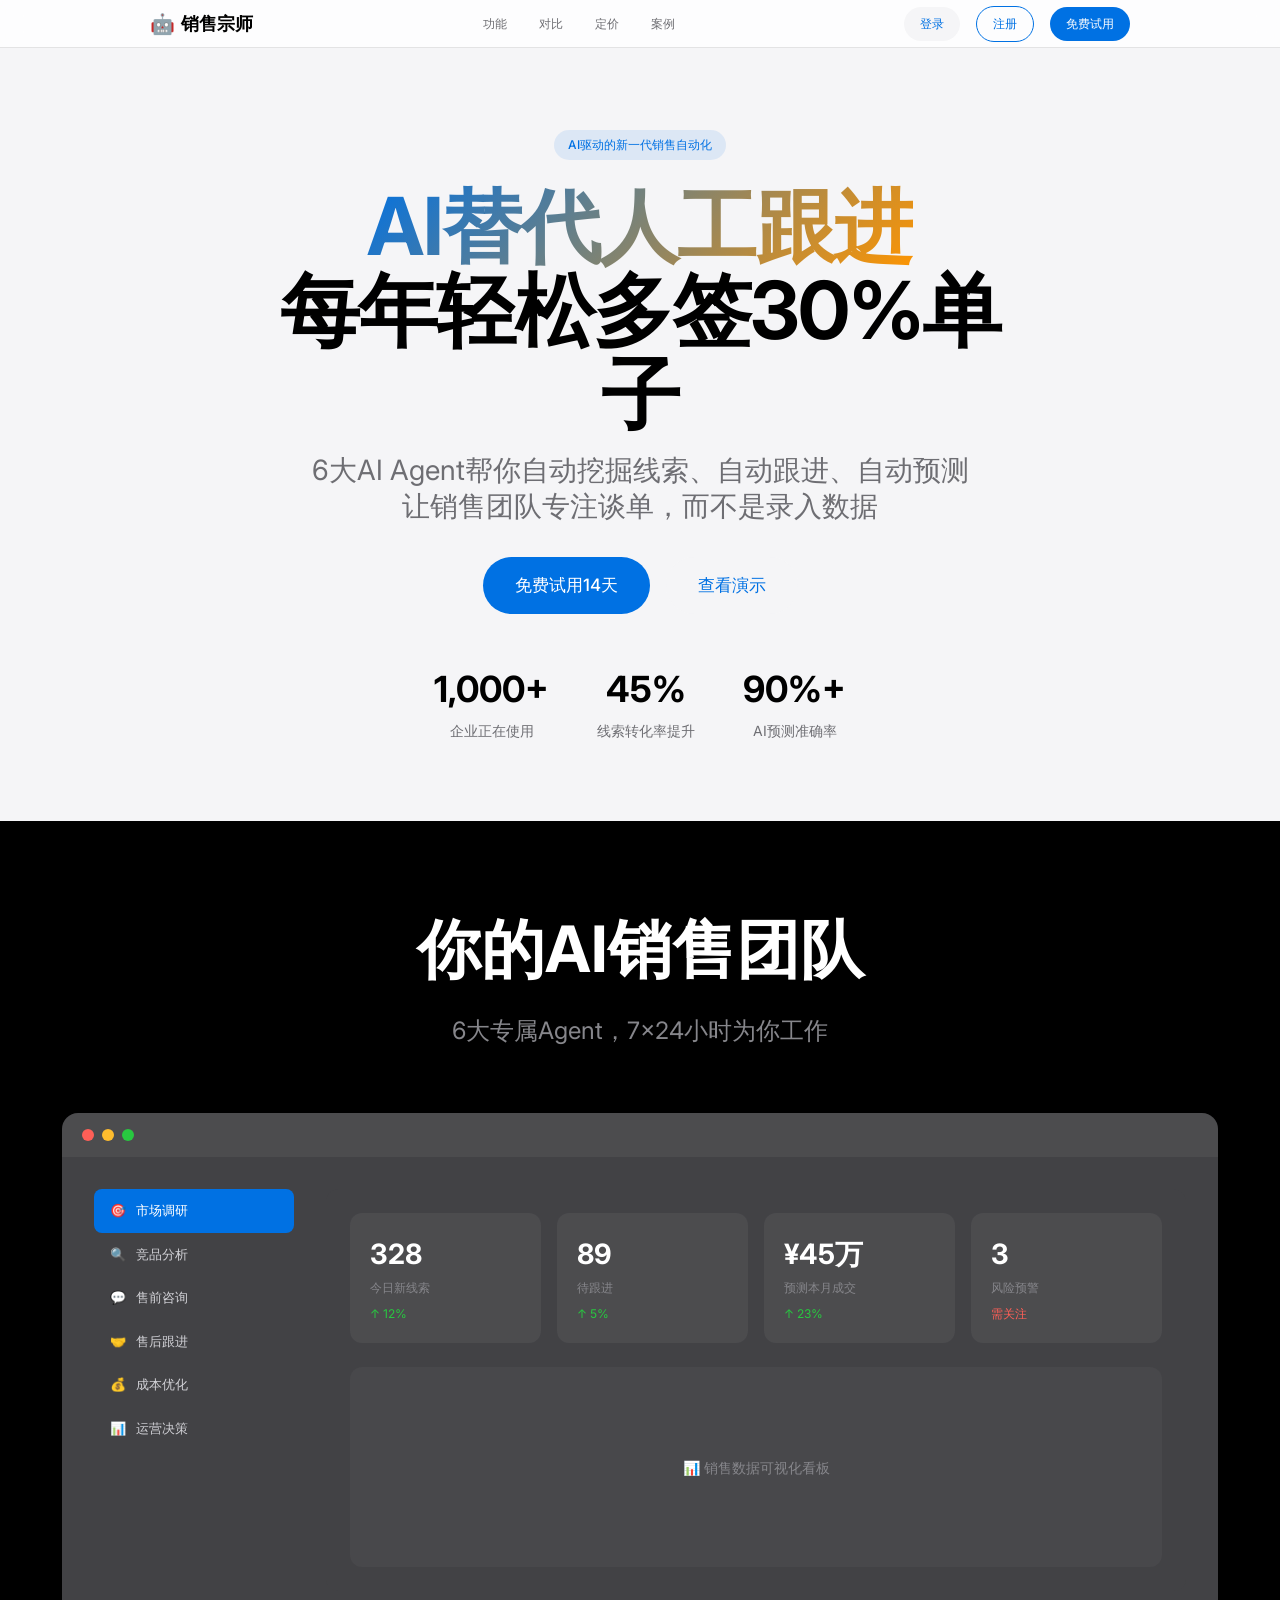
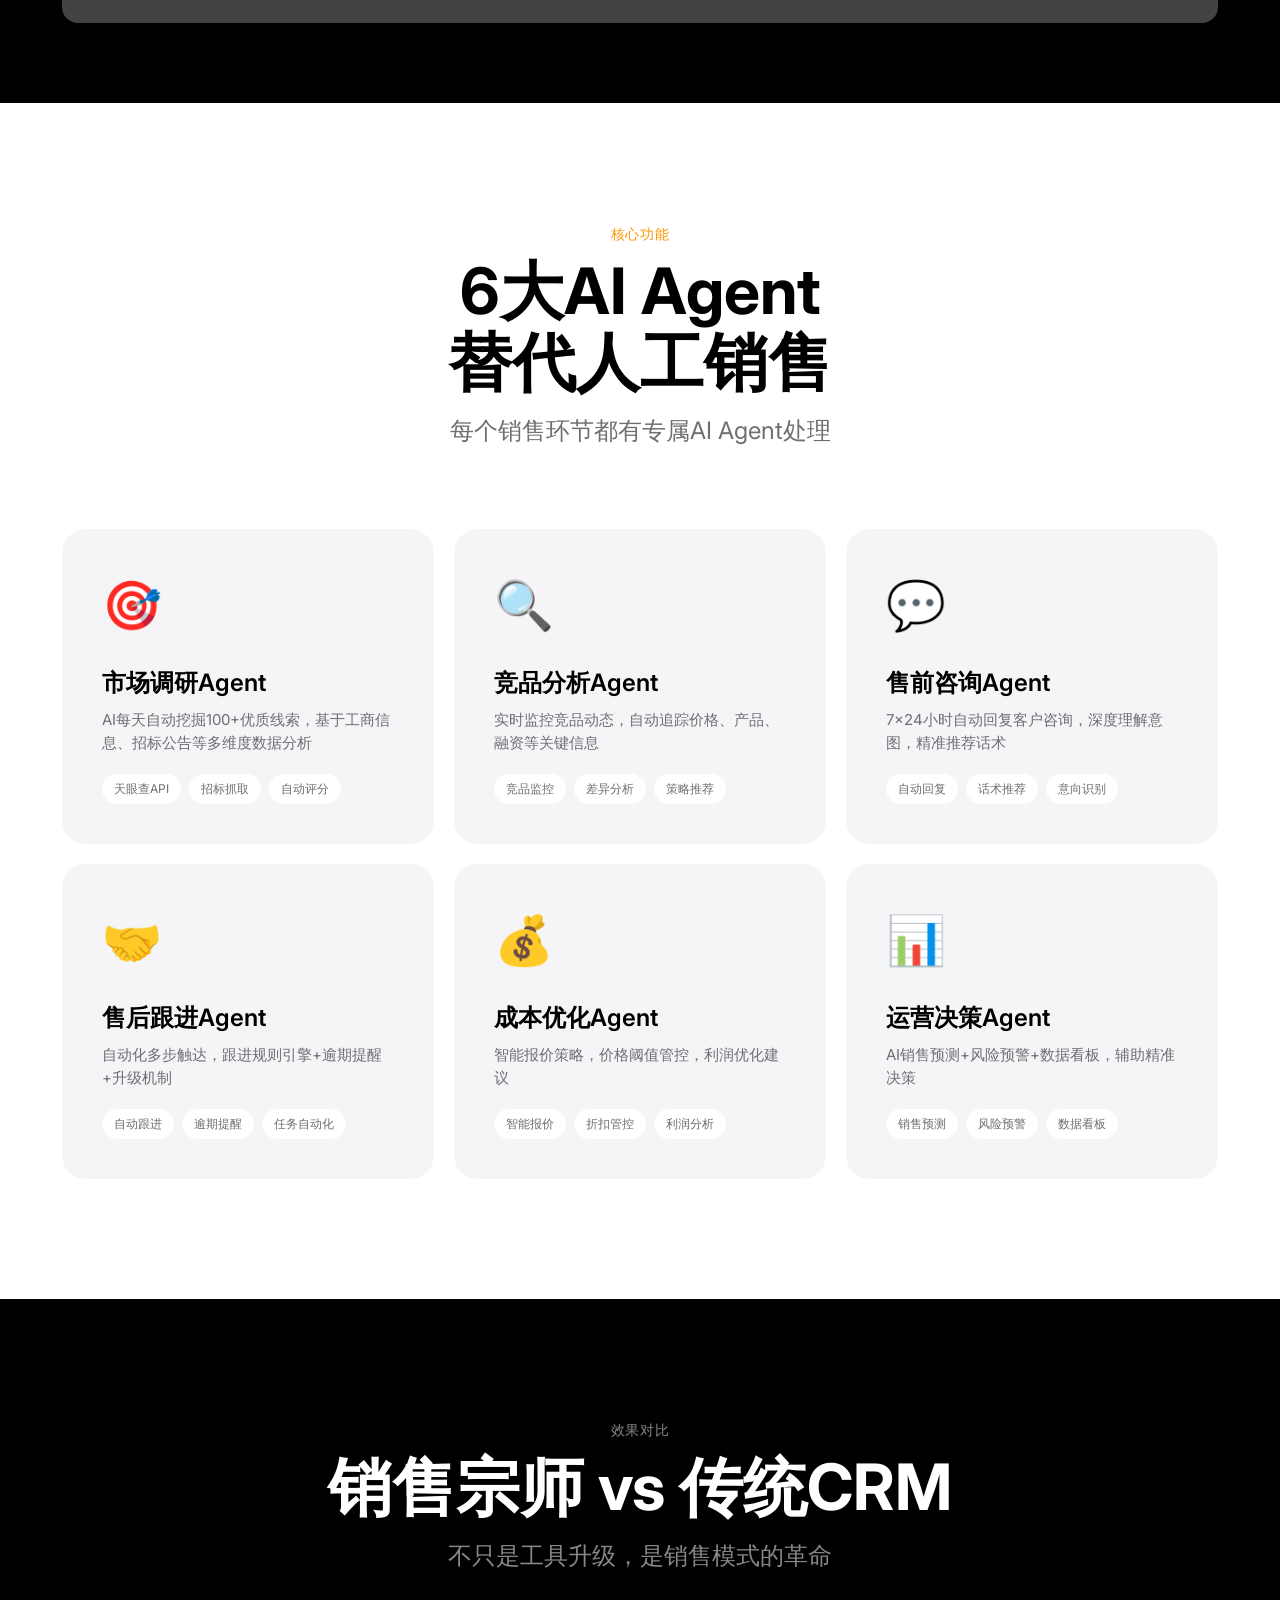
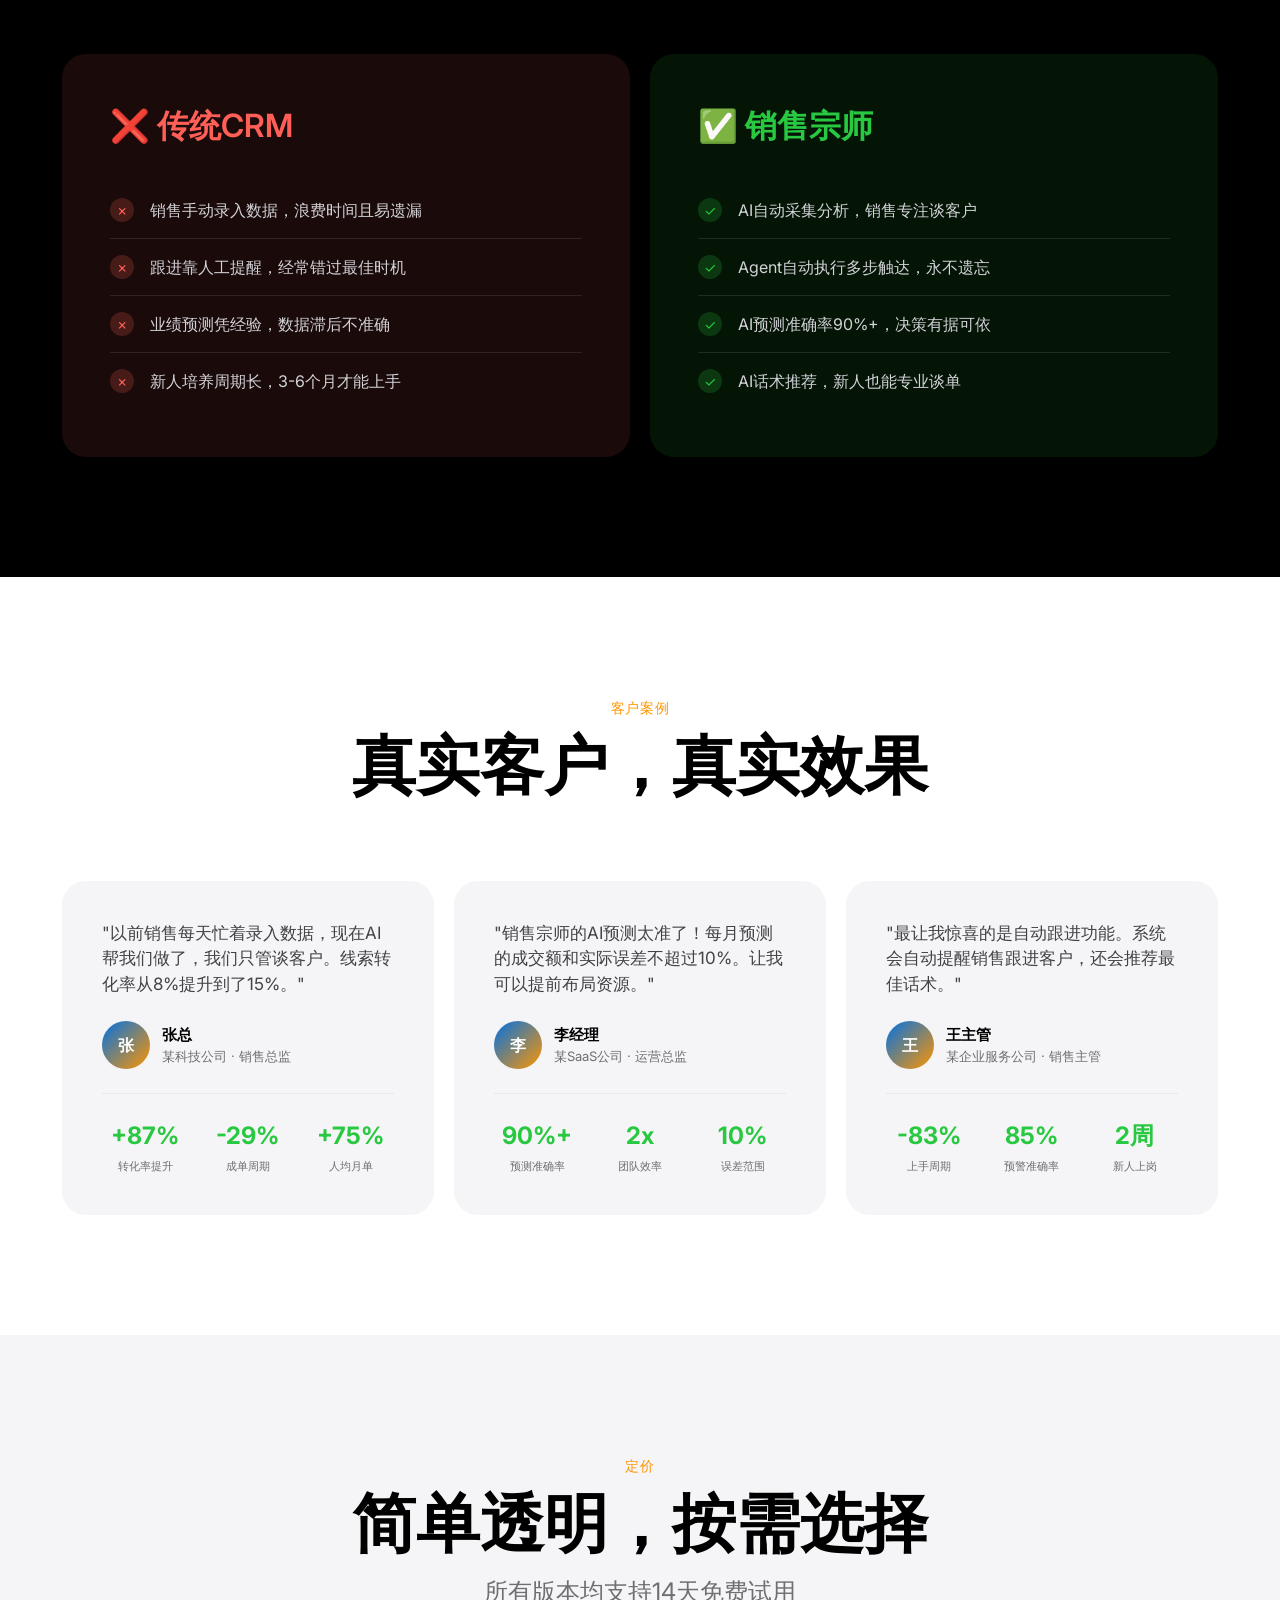
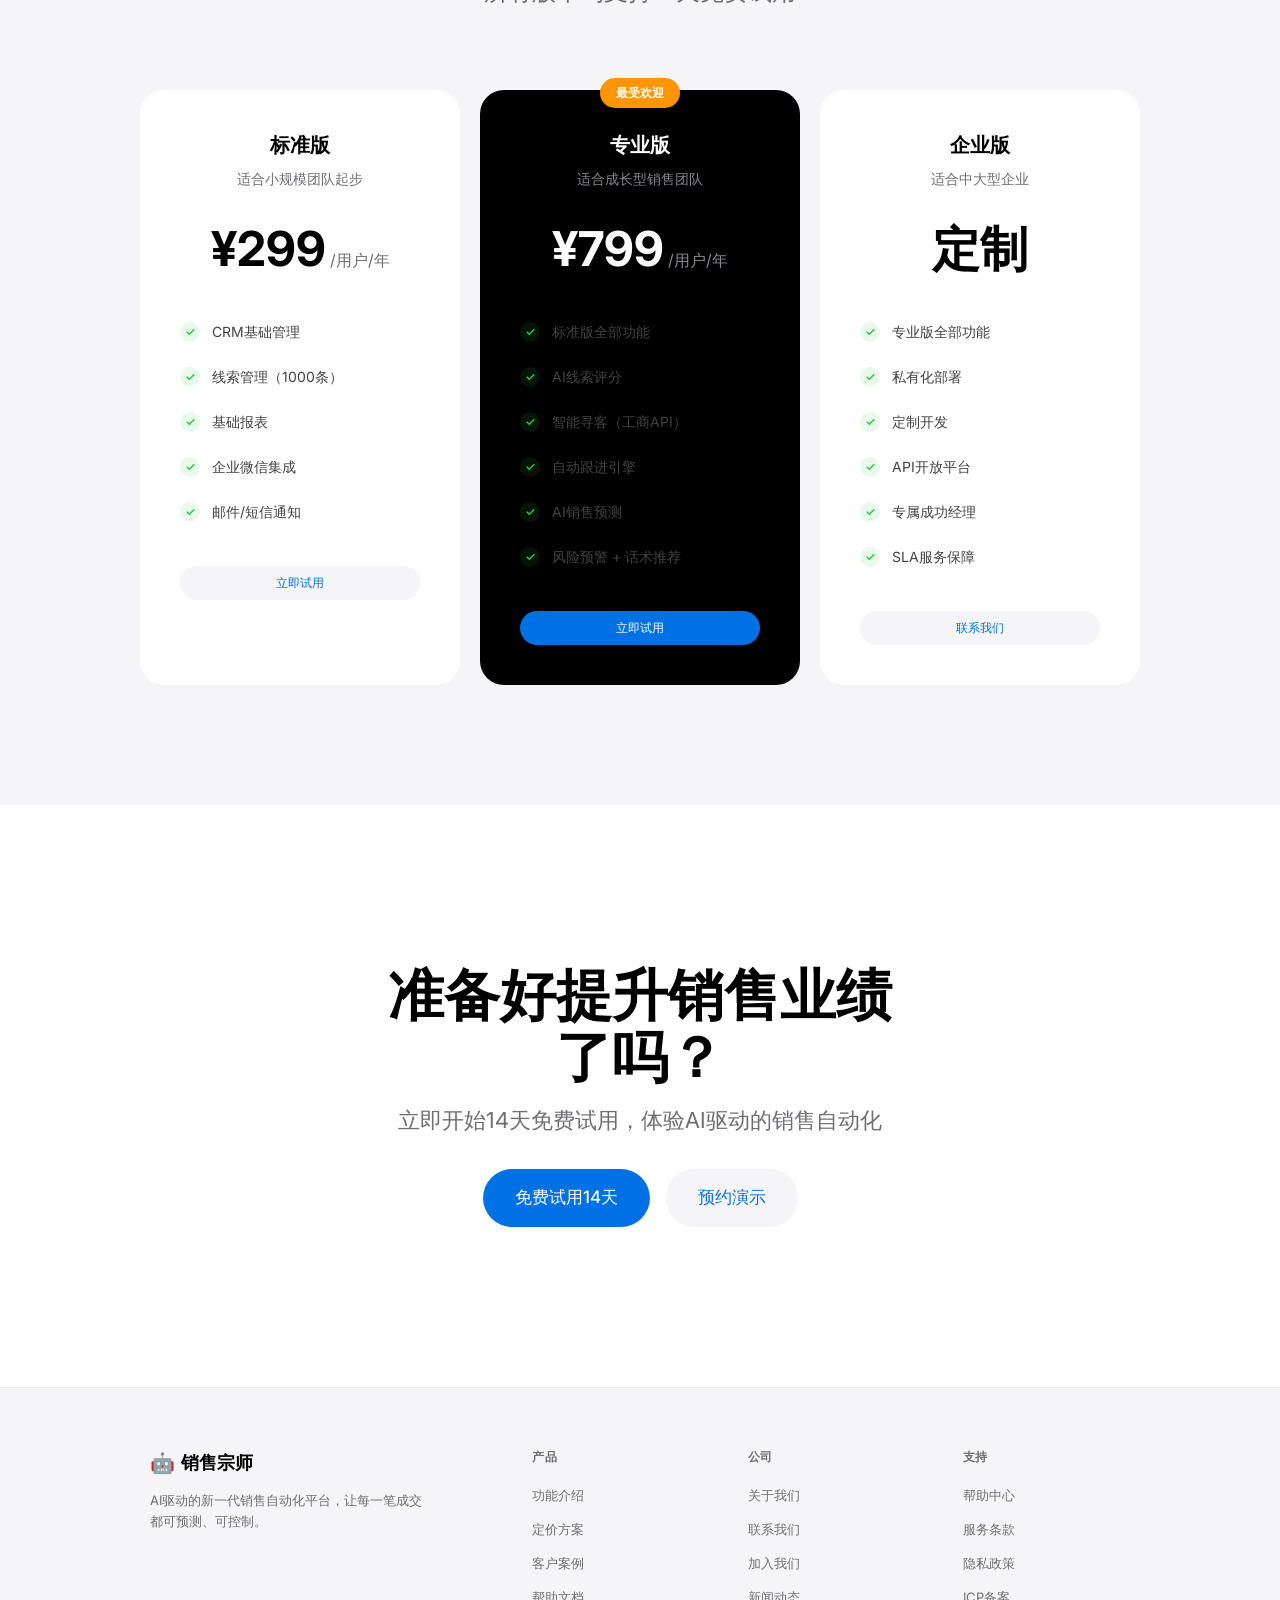
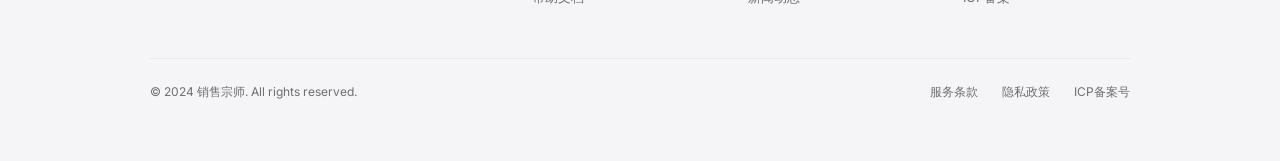
<file: docs/website-prototype-apple.html>
<!DOCTYPE html>
<html lang="zh-CN">
<head>
    <meta charset="UTF-8">
    <meta name="viewport" content="width=device-width, initial-scale=1.0">
    <title>销售宗师 - AI驱动的新一代销售自动化平台</title>
    <link rel="preconnect" href="https://fonts.googleapis.com">
    <link href="https://fonts.googleapis.com/css2?family=Inter:wght@400;500;600;700;800;900&display=swap" rel="stylesheet">
    <style>
        * {
            margin: 0;
            padding: 0;
            box-sizing: border-box;
        }

        :root {
            --black: #000000;
            --white: #ffffff;
            --gray-100: #f5f5f7;
            --gray-200: #e8e8ed;
            --gray-300: #d2d2d7;
            --gray-400: #86868b;
            --gray-500: #6e6e73;
            --gray-600: #424245;
            --blue: #0071e3;
            --blue-dark: #0077ED;
            --orange: #ff9500;
        }

        body {
            font-family: 'Inter', -apple-system, BlinkMacSystemFont, 'SF Pro Display', sans-serif;
            color: var(--black);
            line-height: 1.5;
            -webkit-font-smoothing: antialiased;
            overflow-x: hidden;
        }

        /* Navigation */
        .nav {
            position: fixed;
            top: 0;
            left: 0;
            right: 0;
            height: 48px;
            background: rgba(255, 255, 255, 0.8);
            backdrop-filter: saturate(180%) blur(20px);
            -webkit-backdrop-filter: saturate(180%) blur(20px);
            z-index: 1000;
            border-bottom: 1px solid rgba(0, 0, 0, 0.1);
        }

        .nav-inner {
            max-width: 1024px;
            margin: 0 auto;
            padding: 0 22px;
            height: 100%;
            display: flex;
            align-items: center;
            justify-content: space-between;
        }

        .logo {
            font-size: 18px;
            font-weight: 600;
            color: var(--black);
            text-decoration: none;
            display: flex;
            align-items: center;
            gap: 6px;
        }

        .logo-icon {
            font-size: 20px;
        }

        .nav-links {
            display: flex;
            align-items: center;
            gap: 32px;
        }

        .nav-link {
            font-size: 12px;
            color: var(--gray-500);
            text-decoration: none;
            transition: color 0.2s;
        }

        .nav-link:hover {
            color: var(--black);
        }

        .nav-actions {
            display: flex;
            align-items: center;
            gap: 16px;
        }

        .btn {
            display: inline-flex;
            align-items: center;
            justify-content: center;
            padding: 8px 16px;
            border-radius: 980px;
            font-size: 12px;
            font-weight: 500;
            text-decoration: none;
            transition: all 0.3s;
            cursor: pointer;
            border: none;
        }

        .btn-primary {
            background: var(--blue);
            color: var(--white);
        }

        .btn-primary:hover {
            background: var(--blue-dark);
        }

        .btn-secondary {
            background: var(--gray-100);
            color: var(--blue);
        }

        .btn-secondary:hover {
            background: var(--gray-200);
        }

        .btn-lg {
            padding: 12px 24px;
            font-size: 14px;
        }

        .btn-xl {
            padding: 16px 32px;
            font-size: 17px;
        }

        /* Hero Section */
        .hero {
            padding-top: 130px;
            padding-bottom: 80px;
            text-align: center;
            background: var(--gray-100);
        }

        .hero-content {
            max-width: 800px;
            margin: 0 auto;
            padding: 0 22px;
        }

        .hero-badge {
            display: inline-flex;
            align-items: center;
            gap: 8px;
            padding: 6px 14px;
            background: rgba(0, 113, 227, 0.1);
            color: var(--blue);
            border-radius: 980px;
            font-size: 12px;
            font-weight: 500;
            margin-bottom: 24px;
        }

        .hero h1 {
            font-size: 80px;
            font-weight: 700;
            line-height: 1.05;
            letter-spacing: -0.02em;
            margin-bottom: 16px;
        }

        .hero h1 .gradient {
            background: linear-gradient(135deg, var(--blue), var(--orange));
            -webkit-background-clip: text;
            -webkit-text-fill-color: transparent;
            background-clip: text;
        }

        .hero-subtitle {
            font-size: 28px;
            font-weight: 400;
            color: var(--gray-500);
            line-height: 1.3;
            margin-bottom: 32px;
        }

        .hero-actions {
            display: flex;
            align-items: center;
            justify-content: center;
            gap: 16px;
            margin-bottom: 48px;
        }

        .hero-stats {
            display: flex;
            align-items: center;
            justify-content: center;
            gap: 48px;
        }

        .hero-stat {
            text-align: center;
        }

        .hero-stat-value {
            font-size: 36px;
            font-weight: 700;
            color: var(--black);
        }

        .hero-stat-label {
            font-size: 14px;
            color: var(--gray-500);
            margin-top: 4px;
        }

        /* Product Showcase */
        .product-showcase {
            padding: 80px 0;
            background: var(--black);
        }

        .showcase-container {
            max-width: 1200px;
            margin: 0 auto;
            padding: 0 22px;
        }

        .showcase-title {
            font-size: 64px;
            font-weight: 700;
            color: var(--white);
            text-align: center;
            margin-bottom: 16px;
        }

        .showcase-subtitle {
            font-size: 24px;
            color: var(--gray-400);
            text-align: center;
            margin-bottom: 64px;
        }

        .showcase-window {
            background: var(--gray-600);
            border-radius: 16px;
            overflow: hidden;
            position: relative;
        }

        .window-header {
            display: flex;
            align-items: center;
            gap: 8px;
            padding: 16px 20px;
            background: rgba(255, 255, 255, 0.05);
        }

        .window-dot {
            width: 12px;
            height: 12px;
            border-radius: 50%;
        }

        .window-dot.red { background: #ff5f57; }
        .window-dot.yellow { background: #febc2e; }
        .window-dot.green { background: #28c840; }

        .window-content {
            padding: 32px;
            display: flex;
            gap: 32px;
        }

        .window-sidebar {
            width: 200px;
            flex-shrink: 0;
        }

        .sidebar-item {
            display: flex;
            align-items: center;
            gap: 10px;
            padding: 12px 16px;
            color: var(--gray-300);
            border-radius: 8px;
            cursor: pointer;
            transition: all 0.2s;
            font-size: 13px;
        }

        .sidebar-item:hover {
            background: rgba(255, 255, 255, 0.1);
        }

        .sidebar-item.active {
            background: var(--blue);
            color: var(--white);
        }

        .window-main {
            flex: 1;
            background: var(--gray-600);
            border-radius: 12px;
            padding: 24px;
        }

        .metrics-grid {
            display: grid;
            grid-template-columns: repeat(4, 1fr);
            gap: 16px;
            margin-bottom: 24px;
        }

        .metric-card {
            background: rgba(255, 255, 255, 0.05);
            border-radius: 12px;
            padding: 20px;
        }

        .metric-value {
            font-size: 28px;
            font-weight: 700;
            color: var(--white);
        }

        .metric-label {
            font-size: 12px;
            color: var(--gray-400);
            margin-top: 4px;
        }

        .metric-trend {
            font-size: 12px;
            color: #28c840;
            margin-top: 8px;
        }

        .chart-area {
            background: rgba(255, 255, 255, 0.03);
            border-radius: 12px;
            height: 200px;
            display: flex;
            align-items: center;
            justify-content: center;
            color: var(--gray-400);
            font-size: 14px;
        }

        /* Features Section */
        .features {
            padding: 120px 0;
        }

        .section-container {
            max-width: 1200px;
            margin: 0 auto;
            padding: 0 22px;
        }

        .section-header {
            text-align: center;
            margin-bottom: 80px;
        }

        .section-label {
            font-size: 14px;
            font-weight: 500;
            color: var(--orange);
            text-transform: uppercase;
            letter-spacing: 0.05em;
            margin-bottom: 12px;
        }

        .section-title {
            font-size: 64px;
            font-weight: 700;
            line-height: 1.1;
            margin-bottom: 16px;
        }

        .section-subtitle {
            font-size: 24px;
            color: var(--gray-500);
        }

        .features-grid {
            display: grid;
            grid-template-columns: repeat(3, 1fr);
            gap: 20px;
        }

        .feature-card {
            background: var(--gray-100);
            border-radius: 24px;
            padding: 40px;
            transition: all 0.3s;
            cursor: pointer;
        }

        .feature-card:hover {
            transform: scale(1.02);
        }

        .feature-icon {
            font-size: 48px;
            margin-bottom: 24px;
        }

        .feature-title {
            font-size: 24px;
            font-weight: 600;
            margin-bottom: 8px;
        }

        .feature-desc {
            font-size: 15px;
            color: var(--gray-500);
            line-height: 1.5;
            margin-bottom: 20px;
        }

        .feature-tags {
            display: flex;
            flex-wrap: wrap;
            gap: 8px;
        }

        .feature-tag {
            padding: 6px 12px;
            background: var(--white);
            border-radius: 980px;
            font-size: 12px;
            color: var(--gray-500);
        }

        /* Comparison Section */
        .comparison {
            padding: 120px 0;
            background: var(--black);
        }

        .comparison .section-title {
            color: var(--white);
        }

        .comparison .section-subtitle {
            color: var(--gray-400);
        }

        .comparison-grid {
            display: grid;
            grid-template-columns: 1fr 1fr;
            gap: 20px;
        }

        .comparison-card {
            background: rgba(255, 255, 255, 0.05);
            border-radius: 24px;
            padding: 48px;
        }

        .comparison-card.bad {
            background: rgba(255, 95, 87, 0.1);
        }

        .comparison-card.good {
            background: rgba(40, 200, 64, 0.1);
        }

        .comparison-title {
            font-size: 32px;
            font-weight: 600;
            margin-bottom: 32px;
        }

        .comparison-card.bad .comparison-title {
            color: #ff5f57;
        }

        .comparison-card.good .comparison-title {
            color: #28c840;
        }

        .comparison-list {
            list-style: none;
        }

        .comparison-item {
            display: flex;
            align-items: flex-start;
            gap: 16px;
            padding: 16px 0;
            border-bottom: 1px solid rgba(255, 255, 255, 0.1);
        }

        .comparison-item:last-child {
            border-bottom: none;
        }

        .comparison-icon {
            width: 24px;
            height: 24px;
            border-radius: 50%;
            display: flex;
            align-items: center;
            justify-content: center;
            flex-shrink: 0;
            font-size: 14px;
        }

        .comparison-card.bad .comparison-icon {
            background: rgba(255, 95, 87, 0.2);
            color: #ff5f57;
        }

        .comparison-card.good .comparison-icon {
            background: rgba(40, 200, 64, 0.2);
            color: #28c840;
        }

        .comparison-text {
            font-size: 16px;
            color: var(--gray-300);
            line-height: 1.5;
        }

        /* Testimonials */
        .testimonials {
            padding: 120px 0;
        }

        .testimonials-grid {
            display: grid;
            grid-template-columns: repeat(3, 1fr);
            gap: 20px;
        }

        .testimonial-card {
            background: var(--gray-100);
            border-radius: 24px;
            padding: 40px;
        }

        .testimonial-content {
            font-size: 17px;
            line-height: 1.5;
            color: var(--gray-600);
            margin-bottom: 24px;
        }

        .testimonial-author {
            display: flex;
            align-items: center;
            gap: 12px;
        }

        .testimonial-avatar {
            width: 48px;
            height: 48px;
            background: linear-gradient(135deg, var(--blue), var(--orange));
            border-radius: 50%;
            display: flex;
            align-items: center;
            justify-content: center;
            color: var(--white);
            font-weight: 600;
        }

        .testimonial-name {
            font-size: 15px;
            font-weight: 600;
        }

        .testimonial-title {
            font-size: 13px;
            color: var(--gray-500);
        }

        .testimonial-stats {
            display: grid;
            grid-template-columns: repeat(3, 1fr);
            gap: 16px;
            margin-top: 24px;
            padding-top: 24px;
            border-top: 1px solid var(--gray-200);
        }

        .stat-item {
            text-align: center;
        }

        .stat-value {
            font-size: 24px;
            font-weight: 700;
            color: #28c840;
        }

        .stat-label {
            font-size: 11px;
            color: var(--gray-500);
            margin-top: 4px;
        }

        /* Pricing Section */
        .pricing {
            padding: 120px 0;
            background: var(--gray-100);
        }

        .pricing-grid {
            display: grid;
            grid-template-columns: repeat(3, 1fr);
            gap: 20px;
            max-width: 1000px;
            margin: 0 auto;
        }

        .pricing-card {
            background: var(--white);
            border-radius: 24px;
            padding: 40px;
            text-align: center;
            position: relative;
        }

        .pricing-card.popular {
            background: var(--black);
            color: var(--white);
            transform: scale(1.05);
        }

        .pricing-popular-badge {
            position: absolute;
            top: -12px;
            left: 50%;
            transform: translateX(-50%);
            padding: 6px 16px;
            background: var(--orange);
            color: var(--white);
            border-radius: 980px;
            font-size: 12px;
            font-weight: 600;
        }

        .pricing-name {
            font-size: 20px;
            font-weight: 600;
            margin-bottom: 8px;
        }

        .pricing-desc {
            font-size: 14px;
            color: var(--gray-500);
            margin-bottom: 24px;
        }

        .pricing-card.popular .pricing-desc {
            color: var(--gray-400);
        }

        .pricing-price {
            margin-bottom: 24px;
        }

        .pricing-value {
            font-size: 48px;
            font-weight: 700;
        }

        .pricing-unit {
            font-size: 16px;
            color: var(--gray-500);
        }

        .pricing-card.popular .pricing-unit {
            color: var(--gray-400);
        }

        .pricing-features {
            list-style: none;
            text-align: left;
            margin-bottom: 32px;
        }

        .pricing-features li {
            display: flex;
            align-items: center;
            gap: 12px;
            padding: 12px 0;
            font-size: 14px;
            color: var(--gray-600);
        }

        .pricing-features li::before {
            content: '✓';
            width: 20px;
            height: 20px;
            background: rgba(40, 200, 64, 0.1);
            color: #28c840;
            border-radius: 50%;
            display: flex;
            align-items: center;
            justify-content: center;
            font-size: 12px;
            font-weight: 600;
        }

        .pricing-cta {
            width: 100%;
        }

        /* CTA Section */
        .cta {
            padding: 160px 0;
            text-align: center;
        }

        .cta-content {
            max-width: 600px;
            margin: 0 auto;
            padding: 0 22px;
        }

        .cta h2 {
            font-size: 56px;
            font-weight: 700;
            line-height: 1.1;
            margin-bottom: 16px;
        }

        .cta p {
            font-size: 22px;
            color: var(--gray-500);
            margin-bottom: 32px;
        }

        .cta-actions {
            display: flex;
            align-items: center;
            justify-content: center;
            gap: 16px;
        }

        /* Footer */
        .footer {
            padding: 60px 0;
            background: var(--gray-100);
            border-top: 1px solid var(--gray-200);
        }

        .footer-inner {
            max-width: 1024px;
            margin: 0 auto;
            padding: 0 22px;
        }

        .footer-grid {
            display: grid;
            grid-template-columns: 2fr 1fr 1fr 1fr;
            gap: 48px;
            margin-bottom: 40px;
        }

        .footer-brand {
            max-width: 280px;
        }

        .footer-brand .logo {
            margin-bottom: 12px;
        }

        .footer-brand p {
            font-size: 13px;
            color: var(--gray-500);
            line-height: 1.6;
        }

        .footer-title {
            font-size: 12px;
            font-weight: 600;
            color: var(--gray-500);
            text-transform: uppercase;
            letter-spacing: 0.05em;
            margin-bottom: 16px;
        }

        .footer-links {
            list-style: none;
        }

        .footer-links li {
            margin-bottom: 10px;
        }

        .footer-links a {
            font-size: 13px;
            color: var(--gray-500);
            text-decoration: none;
            transition: color 0.2s;
        }

        .footer-links a:hover {
            color: var(--black);
        }

        .footer-bottom {
            display: flex;
            align-items: center;
            justify-content: space-between;
            padding-top: 24px;
            border-top: 1px solid var(--gray-200);
            font-size: 12px;
            color: var(--gray-500);
        }

        .footer-legal {
            display: flex;
            gap: 24px;
        }

        .footer-legal a {
            color: var(--gray-500);
            text-decoration: none;
        }

        .footer-legal a:hover {
            color: var(--black);
        }

        /* Animations */
        @keyframes fadeInUp {
            from {
                opacity: 0;
                transform: translateY(30px);
            }
            to {
                opacity: 1;
                transform: translateY(0);
            }
        }

        .animate-in {
            animation: fadeInUp 0.8s ease-out forwards;
        }

        /* Mobile Responsive */
        @media (max-width: 1024px) {
            .hero h1 { font-size: 56px; }
            .section-title { font-size: 48px; }
            .showcase-title { font-size: 48px; }
            .features-grid { grid-template-columns: repeat(2, 1fr); }
            .pricing-grid { max-width: 700px; }
            .pricing-card.popular { transform: none; }
        }

        @media (max-width: 768px) {
            .nav-links { display: none; }
            .hero h1 { font-size: 40px; }
            .hero-subtitle { font-size: 20px; }
            .section-title { font-size: 36px; }
            .section-subtitle { font-size: 18px; }
            .hero-stats { flex-direction: column; gap: 24px; }
            .features-grid { grid-template-columns: 1fr; }
            .comparison-grid { grid-template-columns: 1fr; }
            .testimonials-grid { grid-template-columns: 1fr; }
            .pricing-grid { grid-template-columns: 1fr; max-width: 400px; }
            .window-content { flex-direction: column; }
            .window-sidebar { width: 100%; }
            .metrics-grid { grid-template-columns: repeat(2, 1fr); }
            .cta h2 { font-size: 40px; }
            .footer-grid { grid-template-columns: 1fr 1fr; }
        }

        /* Outline Button */
        .btn-outline {
            background: transparent;
            color: var(--blue);
            border: 1px solid var(--blue);
        }

        .btn-outline:hover {
            background: var(--blue);
            color: var(--white);
        }

        /* Full Width Button */
        .btn-full {
            width: 100%;
            justify-content: center;
        }

        /* Modal Styles */
        .modal-overlay {
            display: none;
            position: fixed;
            top: 0;
            left: 0;
            right: 0;
            bottom: 0;
            background: rgba(0, 0, 0, 0.5);
            backdrop-filter: blur(4px);
            -webkit-backdrop-filter: blur(4px);
            z-index: 2000;
            align-items: center;
            justify-content: center;
            animation: fadeIn 0.2s ease;
        }

        @keyframes fadeIn {
            from { opacity: 0; }
            to { opacity: 1; }
        }

        .modal {
            background: var(--white);
            border-radius: 12px;
            width: 100%;
            max-width: 420px;
            max-height: 90vh;
            overflow-y: auto;
            box-shadow: 0 20px 60px rgba(0, 0, 0, 0.3);
            animation: slideUp 0.3s ease;
        }

        @keyframes slideUp {
            from { transform: translateY(20px); opacity: 0; }
            to { transform: translateY(0); opacity: 1; }
        }

        .modal-header {
            display: flex;
            align-items: center;
            justify-content: space-between;
            padding: 20px 24px;
            border-bottom: 1px solid var(--gray-200);
        }

        .modal-header h2 {
            font-size: 20px;
            font-weight: 600;
            color: var(--black);
        }

        .modal-close {
            width: 32px;
            height: 32px;
            border-radius: 50%;
            border: none;
            background: var(--gray-100);
            color: var(--gray-500);
            font-size: 20px;
            cursor: pointer;
            display: flex;
            align-items: center;
            justify-content: center;
            transition: all 0.2s ease;
        }

        .modal-close:hover {
            background: var(--gray-200);
            color: var(--black);
        }

        .modal-form {
            padding: 24px;
        }

        .form-group {
            margin-bottom: 16px;
        }

        .form-group label {
            display: block;
            font-size: 14px;
            font-weight: 500;
            color: var(--gray-600);
            margin-bottom: 6px;
        }

        .form-group .required {
            color: #ff3b30;
        }

        .form-group input[type="text"],
        .form-group input[type="email"],
        .form-group input[type="password"] {
            width: 100%;
            padding: 10px 12px;
            border: 1px solid var(--gray-300);
            border-radius: 8px;
            font-size: 15px;
            color: var(--black);
            transition: border-color 0.2s ease, box-shadow 0.2s ease;
        }

        .form-group input[type="text"]:focus,
        .form-group input[type="email"]:focus,
        .form-group input[type="password"]:focus {
            outline: none;
            border-color: var(--blue);
            box-shadow: 0 0 0 3px rgba(0, 113, 227, 0.15);
        }

        .form-group input::placeholder {
            color: var(--gray-400);
        }

        .form-hint {
            display: block;
            font-size: 12px;
            color: var(--gray-400);
            margin-top: 4px;
        }

        .form-checkbox {
            display: flex;
            align-items: flex-start;
            gap: 8px;
        }

        .form-checkbox input[type="checkbox"] {
            width: 16px;
            height: 16px;
            margin-top: 2px;
            accent-color: var(--blue);
        }

        .form-checkbox label {
            font-size: 13px;
            color: var(--gray-500);
            margin-bottom: 0;
            line-height: 1.4;
        }

        .form-checkbox a {
            color: var(--blue);
            text-decoration: none;
        }

        .form-checkbox a:hover {
            text-decoration: underline;
        }

        .modal-form .btn-primary {
            margin-top: 8px;
            padding: 12px 24px;
            font-size: 15px;
            font-weight: 500;
        }

        .modal-footer {
            text-align: center;
            margin-top: 16px;
            font-size: 14px;
            color: var(--gray-500);
        }

        .modal-footer a {
            color: var(--blue);
            text-decoration: none;
            font-weight: 500;
        }

        .modal-footer a:hover {
            text-decoration: underline;
        }
    </style>
</head>
<body>
    <!-- Navigation -->
    <nav class="nav">
        <div class="nav-inner">
            <a href="#" class="logo">
                <span class="logo-icon">🤖</span>
                销售宗师
            </a>
            <div class="nav-links">
                <a href="#features" class="nav-link">功能</a>
                <a href="#comparison" class="nav-link">对比</a>
                <a href="#pricing" class="nav-link">定价</a>
                <a href="#cases" class="nav-link">案例</a>
            </div>
            <div class="nav-actions">
                <a href="#" class="btn btn-secondary" onclick="showLoginModal()">登录</a>
                <a href="#" class="btn btn-outline" onclick="showRegisterModal()">注册</a>
                <a href="#" class="btn btn-primary">免费试用</a>
            </div>
        </div>
    </nav>

    <!-- Hero Section -->
    <section class="hero">
        <div class="hero-content">
            <div class="hero-badge">AI驱动的新一代销售自动化</div>
            <h1>
                <span class="gradient">AI替代人工跟进</span><br>
                每年轻松多签30%单子
            </h1>
            <p class="hero-subtitle">
                6大AI Agent帮你自动挖掘线索、自动跟进、自动预测<br>
                让销售团队专注谈单，而不是录入数据
            </p>
            <div class="hero-actions">
                <a href="#" class="btn btn-primary btn-xl">免费试用14天</a>
                <a href="#" class="btn btn-secondary btn-xl">查看演示</a>
            </div>
            <div class="hero-stats">
                <div class="hero-stat">
                    <div class="hero-stat-value">1,000+</div>
                    <div class="hero-stat-label">企业正在使用</div>
                </div>
                <div class="hero-stat">
                    <div class="hero-stat-value">45%</div>
                    <div class="hero-stat-label">线索转化率提升</div>
                </div>
                <div class="hero-stat">
                    <div class="hero-stat-value">90%+</div>
                    <div class="hero-stat-label">AI预测准确率</div>
                </div>
            </div>
        </div>
    </section>

    <!-- Product Showcase -->
    <section class="product-showcase">
        <div class="showcase-container">
            <h2 class="showcase-title">你的AI销售团队</h2>
            <p class="showcase-subtitle">6大专属Agent，7×24小时为你工作</p>
            <div class="showcase-window">
                <div class="window-header">
                    <div class="window-dot red"></div>
                    <div class="window-dot yellow"></div>
                    <div class="window-dot green"></div>
                </div>
                <div class="window-content">
                    <div class="window-sidebar">
                        <div class="sidebar-item active">
                            <span>🎯</span> 市场调研
                        </div>
                        <div class="sidebar-item">
                            <span>🔍</span> 竞品分析
                        </div>
                        <div class="sidebar-item">
                            <span>💬</span> 售前咨询
                        </div>
                        <div class="sidebar-item">
                            <span>🤝</span> 售后跟进
                        </div>
                        <div class="sidebar-item">
                            <span>💰</span> 成本优化
                        </div>
                        <div class="sidebar-item">
                            <span>📊</span> 运营决策
                        </div>
                    </div>
                    <div class="window-main">
                        <div class="metrics-grid">
                            <div class="metric-card">
                                <div class="metric-value">328</div>
                                <div class="metric-label">今日新线索</div>
                                <div class="metric-trend">↑ 12%</div>
                            </div>
                            <div class="metric-card">
                                <div class="metric-value">89</div>
                                <div class="metric-label">待跟进</div>
                                <div class="metric-trend">↑ 5%</div>
                            </div>
                            <div class="metric-card">
                                <div class="metric-value">¥45万</div>
                                <div class="metric-label">预测本月成交</div>
                                <div class="metric-trend">↑ 23%</div>
                            </div>
                            <div class="metric-card">
                                <div class="metric-value">3</div>
                                <div class="metric-label">风险预警</div>
                                <div class="metric-trend" style="color: #ff5f57;">需关注</div>
                            </div>
                        </div>
                        <div class="chart-area">
                            📊 销售数据可视化看板
                        </div>
                    </div>
                </div>
            </div>
        </div>
    </section>

    <!-- Features Section -->
    <section class="features" id="features">
        <div class="section-container">
            <div class="section-header">
                <div class="section-label">核心功能</div>
                <h2 class="section-title">6大AI Agent<br>替代人工销售</h2>
                <p class="section-subtitle">每个销售环节都有专属AI Agent处理</p>
            </div>
            <div class="features-grid">
                <div class="feature-card">
                    <div class="feature-icon">🎯</div>
                    <h3 class="feature-title">市场调研Agent</h3>
                    <p class="feature-desc">AI每天自动挖掘100+优质线索，基于工商信息、招标公告等多维度数据分析</p>
                    <div class="feature-tags">
                        <span class="feature-tag">天眼查API</span>
                        <span class="feature-tag">招标抓取</span>
                        <span class="feature-tag">自动评分</span>
                    </div>
                </div>
                <div class="feature-card">
                    <div class="feature-icon">🔍</div>
                    <h3 class="feature-title">竞品分析Agent</h3>
                    <p class="feature-desc">实时监控竞品动态，自动追踪价格、产品、融资等关键信息</p>
                    <div class="feature-tags">
                        <span class="feature-tag">竞品监控</span>
                        <span class="feature-tag">差异分析</span>
                        <span class="feature-tag">策略推荐</span>
                    </div>
                </div>
                <div class="feature-card">
                    <div class="feature-icon">💬</div>
                    <h3 class="feature-title">售前咨询Agent</h3>
                    <p class="feature-desc">7×24小时自动回复客户咨询，深度理解意图，精准推荐话术</p>
                    <div class="feature-tags">
                        <span class="feature-tag">自动回复</span>
                        <span class="feature-tag">话术推荐</span>
                        <span class="feature-tag">意向识别</span>
                    </div>
                </div>
                <div class="feature-card">
                    <div class="feature-icon">🤝</div>
                    <h3 class="feature-title">售后跟进Agent</h3>
                    <p class="feature-desc">自动化多步触达，跟进规则引擎+逾期提醒+升级机制</p>
                    <div class="feature-tags">
                        <span class="feature-tag">自动跟进</span>
                        <span class="feature-tag">逾期提醒</span>
                        <span class="feature-tag">任务自动化</span>
                    </div>
                </div>
                <div class="feature-card">
                    <div class="feature-icon">💰</div>
                    <h3 class="feature-title">成本优化Agent</h3>
                    <p class="feature-desc">智能报价策略，价格阈值管控，利润优化建议</p>
                    <div class="feature-tags">
                        <span class="feature-tag">智能报价</span>
                        <span class="feature-tag">折扣管控</span>
                        <span class="feature-tag">利润分析</span>
                    </div>
                </div>
                <div class="feature-card">
                    <div class="feature-icon">📊</div>
                    <h3 class="feature-title">运营决策Agent</h3>
                    <p class="feature-desc">AI销售预测+风险预警+数据看板，辅助精准决策</p>
                    <div class="feature-tags">
                        <span class="feature-tag">销售预测</span>
                        <span class="feature-tag">风险预警</span>
                        <span class="feature-tag">数据看板</span>
                    </div>
                </div>
            </div>
        </div>
    </section>

    <!-- Comparison Section -->
    <section class="comparison" id="comparison">
        <div class="section-container">
            <div class="section-header">
                <div class="section-label" style="color: var(--gray-400);">效果对比</div>
                <h2 class="section-title">销售宗师 vs 传统CRM</h2>
                <p class="section-subtitle">不只是工具升级，是销售模式的革命</p>
            </div>
            <div class="comparison-grid">
                <div class="comparison-card bad">
                    <h3 class="comparison-title">❌ 传统CRM</h3>
                    <ul class="comparison-list">
                        <li class="comparison-item">
                            <div class="comparison-icon">✗</div>
                            <div class="comparison-text">销售手动录入数据，浪费时间且易遗漏</div>
                        </li>
                        <li class="comparison-item">
                            <div class="comparison-icon">✗</div>
                            <div class="comparison-text">跟进靠人工提醒，经常错过最佳时机</div>
                        </li>
                        <li class="comparison-item">
                            <div class="comparison-icon">✗</div>
                            <div class="comparison-text">业绩预测凭经验，数据滞后不准确</div>
                        </li>
                        <li class="comparison-item">
                            <div class="comparison-icon">✗</div>
                            <div class="comparison-text">新人培养周期长，3-6个月才能上手</div>
                        </li>
                    </ul>
                </div>
                <div class="comparison-card good">
                    <h3 class="comparison-title">✅ 销售宗师</h3>
                    <ul class="comparison-list">
                        <li class="comparison-item">
                            <div class="comparison-icon">✓</div>
                            <div class="comparison-text">AI自动采集分析，销售专注谈客户</div>
                        </li>
                        <li class="comparison-item">
                            <div class="comparison-icon">✓</div>
                            <div class="comparison-text">Agent自动执行多步触达，永不遗忘</div>
                        </li>
                        <li class="comparison-item">
                            <div class="comparison-icon">✓</div>
                            <div class="comparison-text">AI预测准确率90%+，决策有据可依</div>
                        </li>
                        <li class="comparison-item">
                            <div class="comparison-icon">✓</div>
                            <div class="comparison-text">AI话术推荐，新人也能专业谈单</div>
                        </li>
                    </ul>
                </div>
            </div>
        </div>
    </section>

    <!-- Testimonials -->
    <section class="testimonials" id="cases">
        <div class="section-container">
            <div class="section-header">
                <div class="section-label">客户案例</div>
                <h2 class="section-title">真实客户，真实效果</h2>
            </div>
            <div class="testimonials-grid">
                <div class="testimonial-card">
                    <p class="testimonial-content">"以前销售每天忙着录入数据，现在AI帮我们做了，我们只管谈客户。线索转化率从8%提升到了15%。"</p>
                    <div class="testimonial-author">
                        <div class="testimonial-avatar">张</div>
                        <div>
                            <div class="testimonial-name">张总</div>
                            <div class="testimonial-title">某科技公司 · 销售总监</div>
                        </div>
                    </div>
                    <div class="testimonial-stats">
                        <div class="stat-item">
                            <div class="stat-value">+87%</div>
                            <div class="stat-label">转化率提升</div>
                        </div>
                        <div class="stat-item">
                            <div class="stat-value">-29%</div>
                            <div class="stat-label">成单周期</div>
                        </div>
                        <div class="stat-item">
                            <div class="stat-value">+75%</div>
                            <div class="stat-label">人均月单</div>
                        </div>
                    </div>
                </div>
                <div class="testimonial-card">
                    <p class="testimonial-content">"销售宗师的AI预测太准了！每月预测的成交额和实际误差不超过10%。让我可以提前布局资源。"</p>
                    <div class="testimonial-author">
                        <div class="testimonial-avatar">李</div>
                        <div>
                            <div class="testimonial-name">李经理</div>
                            <div class="testimonial-title">某SaaS公司 · 运营总监</div>
                        </div>
                    </div>
                    <div class="testimonial-stats">
                        <div class="stat-item">
                            <div class="stat-value">90%+</div>
                            <div class="stat-label">预测准确率</div>
                        </div>
                        <div class="stat-item">
                            <div class="stat-value">2x</div>
                            <div class="stat-label">团队效率</div>
                        </div>
                        <div class="stat-item">
                            <div class="stat-value">10%</div>
                            <div class="stat-label">误差范围</div>
                        </div>
                    </div>
                </div>
                <div class="testimonial-card">
                    <p class="testimonial-content">"最让我惊喜的是自动跟进功能。系统会自动提醒销售跟进客户，还会推荐最佳话术。"</p>
                    <div class="testimonial-author">
                        <div class="testimonial-avatar">王</div>
                        <div>
                            <div class="testimonial-name">王主管</div>
                            <div class="testimonial-title">某企业服务公司 · 销售主管</div>
                        </div>
                    </div>
                    <div class="testimonial-stats">
                        <div class="stat-item">
                            <div class="stat-value">-83%</div>
                            <div class="stat-label">上手周期</div>
                        </div>
                        <div class="stat-item">
                            <div class="stat-value">85%</div>
                            <div class="stat-label">预警准确率</div>
                        </div>
                        <div class="stat-item">
                            <div class="stat-value">2周</div>
                            <div class="stat-label">新人上岗</div>
                        </div>
                    </div>
                </div>
            </div>
        </div>
    </section>

    <!-- Pricing Section -->
    <section class="pricing" id="pricing">
        <div class="section-container">
            <div class="section-header">
                <div class="section-label">定价</div>
                <h2 class="section-title">简单透明，按需选择</h2>
                <p class="section-subtitle">所有版本均支持14天免费试用</p>
            </div>
            <div class="pricing-grid">
                <div class="pricing-card">
                    <div class="pricing-name">标准版</div>
                    <div class="pricing-desc">适合小规模团队起步</div>
                    <div class="pricing-price">
                        <span class="pricing-value">¥299</span>
                        <span class="pricing-unit">/用户/年</span>
                    </div>
                    <ul class="pricing-features">
                        <li>CRM基础管理</li>
                        <li>线索管理（1000条）</li>
                        <li>基础报表</li>
                        <li>企业微信集成</li>
                        <li>邮件/短信通知</li>
                    </ul>
                    <a href="#" class="btn btn-secondary pricing-cta">立即试用</a>
                </div>
                <div class="pricing-card popular">
                    <div class="pricing-popular-badge">最受欢迎</div>
                    <div class="pricing-name">专业版</div>
                    <div class="pricing-desc">适合成长型销售团队</div>
                    <div class="pricing-price">
                        <span class="pricing-value">¥799</span>
                        <span class="pricing-unit">/用户/年</span>
                    </div>
                    <ul class="pricing-features">
                        <li>标准版全部功能</li>
                        <li>AI线索评分</li>
                        <li>智能寻客（工商API）</li>
                        <li>自动跟进引擎</li>
                        <li>AI销售预测</li>
                        <li>风险预警 + 话术推荐</li>
                    </ul>
                    <a href="#" class="btn btn-primary pricing-cta">立即试用</a>
                </div>
                <div class="pricing-card">
                    <div class="pricing-name">企业版</div>
                    <div class="pricing-desc">适合中大型企业</div>
                    <div class="pricing-price">
                        <span class="pricing-value">定制</span>
                    </div>
                    <ul class="pricing-features">
                        <li>专业版全部功能</li>
                        <li>私有化部署</li>
                        <li>定制开发</li>
                        <li>API开放平台</li>
                        <li>专属成功经理</li>
                        <li>SLA服务保障</li>
                    </ul>
                    <a href="#" class="btn btn-secondary pricing-cta">联系我们</a>
                </div>
            </div>
        </div>
    </section>

    <!-- CTA Section -->
    <section class="cta">
        <div class="cta-content">
            <h2>准备好提升销售业绩了吗？</h2>
            <p>立即开始14天免费试用，体验AI驱动的销售自动化</p>
            <div class="cta-actions">
                <a href="#" class="btn btn-primary btn-xl">免费试用14天</a>
                <a href="#" class="btn btn-secondary btn-xl">预约演示</a>
            </div>
        </div>
    </section>

    <!-- Footer -->
    <footer class="footer">
        <div class="footer-inner">
            <div class="footer-grid">
                <div class="footer-brand">
                    <a href="#" class="logo">
                        <span class="logo-icon">🤖</span>
                        销售宗师
                    </a>
                    <p>AI驱动的新一代销售自动化平台，让每一笔成交都可预测、可控制。</p>
                </div>
                <div>
                    <h4 class="footer-title">产品</h4>
                    <ul class="footer-links">
                        <li><a href="#">功能介绍</a></li>
                        <li><a href="#">定价方案</a></li>
                        <li><a href="#">客户案例</a></li>
                        <li><a href="#">帮助文档</a></li>
                    </ul>
                </div>
                <div>
                    <h4 class="footer-title">公司</h4>
                    <ul class="footer-links">
                        <li><a href="#">关于我们</a></li>
                        <li><a href="#">联系我们</a></li>
                        <li><a href="#">加入我们</a></li>
                        <li><a href="#">新闻动态</a></li>
                    </ul>
                </div>
                <div>
                    <h4 class="footer-title">支持</h4>
                    <ul class="footer-links">
                        <li><a href="#">帮助中心</a></li>
                        <li><a href="#">服务条款</a></li>
                        <li><a href="#">隐私政策</a></li>
                        <li><a href="#">ICP备案</a></li>
                    </ul>
                </div>
            </div>
            <div class="footer-bottom">
                <span>© 2024 销售宗师. All rights reserved.</span>
                <div class="footer-legal">
                    <a href="#">服务条款</a>
                    <a href="#">隐私政策</a>
                    <a href="#">ICP备案号</a>
                </div>
            </div>
        </div>
    </footer>

    <script>
        // Smooth scroll
        document.querySelectorAll('a[href^="#"]').forEach(anchor => {
            anchor.addEventListener('click', function (e) {
                e.preventDefault();
                const target = document.querySelector(this.getAttribute('href'));
                if (target) {
                    target.scrollIntoView({ behavior: 'smooth', block: 'start' });
                }
            });
        });

        // Sidebar item click
        document.querySelectorAll('.sidebar-item').forEach(item => {
            item.addEventListener('click', function() {
                document.querySelectorAll('.sidebar-item').forEach(i => i.classList.remove('active'));
                this.classList.add('active');
            });
        });

        // Intersection Observer for animations
        const observerOptions = {
            threshold: 0.1,
            rootMargin: '0px 0px -50px 0px'
        };

        const observer = new IntersectionObserver((entries) => {
            entries.forEach(entry => {
                if (entry.isIntersecting) {
                    entry.target.style.opacity = '1';
                    entry.target.style.transform = 'translateY(0)';
                }
            });
        }, observerOptions);

        document.querySelectorAll('.feature-card, .testimonial-card, .pricing-card').forEach((el, index) => {
            el.style.opacity = '0';
            el.style.transform = 'translateY(30px)';
            el.style.transition = `opacity 0.6s ease ${index * 0.1}s, transform 0.6s ease ${index * 0.1}s`;
            observer.observe(el);
        });

        // Modal Functions
        function showRegisterModal() {
            document.getElementById('registerModal').style.display = 'flex';
            document.body.style.overflow = 'hidden';
        }

        function hideRegisterModal() {
            document.getElementById('registerModal').style.display = 'none';
            document.body.style.overflow = '';
        }

        function showLoginModal() {
            document.getElementById('loginModal').style.display = 'flex';
            document.body.style.overflow = 'hidden';
        }

        function hideLoginModal() {
            document.getElementById('loginModal').style.display = 'none';
            document.body.style.overflow = '';
        }

        // Close modal when clicking outside
        document.querySelectorAll('.modal-overlay').forEach(modal => {
            modal.addEventListener('click', (e) => {
                if (e.target === modal) {
                    modal.style.display = 'none';
                    document.body.style.overflow = '';
                }
            });
        });

        // Form switch between login and register
        function switchToLogin() {
            hideRegisterModal();
            showLoginModal();
        }

        function switchToRegister() {
            hideLoginModal();
            showRegisterModal();
        }

        // Handle register form submission
        async function handleRegister(event) {
            event.preventDefault();
            const form = event.target;
            const submitBtn = form.querySelector('button[type="submit"]');
            const originalText = submitBtn.textContent;
            
            const username = form.querySelector('[name="username"]').value.trim();
            const email = form.querySelector('[name="email"]').value.trim();
            const password = form.querySelector('[name="password"]').value;
            const displayName = form.querySelector('[name="display_name"]').value.trim();
            
            if (!username || !email || !password) {
                alert('请填写所有必填项');
                return;
            }
            
            if (password.length < 6) {
                alert('密码至少6个字符');
                return;
            }
            
            submitBtn.textContent = '注册中...';
            submitBtn.disabled = true;
            
            try {
                const response = await fetch('/api/auth/register', {
                    method: 'POST',
                    headers: { 'Content-Type': 'application/json' },
                    body: JSON.stringify({ username, email, password, display_name: displayName })
                });
                
                const data = await response.json();
                
                if (response.ok) {
                    alert('注册成功！请登录');
                    switchToLogin();
                    form.reset();
                } else {
                    alert(data.detail || '注册失败，请重试');
                }
            } catch (error) {
                alert('注册失败，请稍后重试');
            } finally {
                submitBtn.textContent = originalText;
                submitBtn.disabled = false;
            }
        }

        // Handle login form submission
        async function handleLogin(event) {
            event.preventDefault();
            const form = event.target;
            const submitBtn = form.querySelector('button[type="submit"]');
            const originalText = submitBtn.textContent;
            
            const username = form.querySelector('[name="username"]').value;
            const password = form.querySelector('[name="password"]').value;
            
            submitBtn.textContent = '登录中...';
            submitBtn.disabled = true;
            
            try {
                const response = await fetch('/api/auth/login', {
                    method: 'POST',
                    headers: { 'Content-Type': 'application/json' },
                    body: JSON.stringify({ username, password })
                });
                
                const data = await response.json();
                
                if (response.ok) {
                    localStorage.setItem('session_token', data.session.token);
                    localStorage.setItem('user_id', data.session.user_id);
                    alert('登录成功！');
                    hideLoginModal();
                    window.location.reload();
                } else {
                    alert(data.detail || '登录失败，请重试');
                }
            } catch (error) {
                alert('登录失败，请稍后重试');
            } finally {
                submitBtn.textContent = originalText;
                submitBtn.disabled = false;
            }
        }
    </script>

    <!-- Register Modal -->
    <div id="registerModal" class="modal-overlay">
        <div class="modal">
            <div class="modal-header">
                <h2>创建账号</h2>
                <button class="modal-close" onclick="hideRegisterModal()">×</button>
            </div>
            <form class="modal-form" onsubmit="handleRegister(event)">
                <div class="form-group">
                    <label for="reg_username">用户名 <span class="required">*</span></label>
                    <input type="text" id="reg_username" name="username" placeholder="设置用户名" required minlength="2">
                    <span class="form-hint">至少2个字符</span>
                </div>
                <div class="form-group">
                    <label for="reg_email">邮箱 <span class="required">*</span></label>
                    <input type="email" id="reg_email" name="email" placeholder="用于找回密码和接收通知" required>
                </div>
                <div class="form-group">
                    <label for="reg_display_name">姓名</label>
                    <input type="text" id="reg_display_name" name="display_name" placeholder="您的姓名（选填）">
                </div>
                <div class="form-group">
                    <label for="reg_password">密码 <span class="required">*</span></label>
                    <input type="password" id="reg_password" name="password" placeholder="设置密码" required minlength="6">
                    <span class="form-hint">至少6个字符</span>
                </div>
                <div class="form-group">
                    <label for="reg_password_confirm">确认密码 <span class="required">*</span></label>
                    <input type="password" id="reg_password_confirm" name="password_confirm" placeholder="再次输入密码" required>
                </div>
                <div class="form-group form-checkbox">
                    <input type="checkbox" id="reg_agree" name="agree" required>
                    <label for="reg_agree">我已阅读并同意 <a href="#" onclick="event.preventDefault()">《服务条款》</a> 和 <a href="#" onclick="event.preventDefault()">《隐私政策》</a></label>
                </div>
                <button type="submit" class="btn btn-primary btn-full">注册</button>
                <div class="modal-footer">
                    已有账号？ <a href="#" onclick="switchToLogin(); return false;">立即登录</a>
                </div>
            </form>
        </div>
    </div>

    <!-- Login Modal -->
    <div id="loginModal" class="modal-overlay">
        <div class="modal">
            <div class="modal-header">
                <h2>登录账号</h2>
                <button class="modal-close" onclick="hideLoginModal()">×</button>
            </div>
            <form class="modal-form" onsubmit="handleLogin(event)">
                <div class="form-group">
                    <label for="login_username">用户名</label>
                    <input type="text" id="login_username" name="username" placeholder="输入用户名" required>
                </div>
                <div class="form-group">
                    <label for="login_password">密码</label>
                    <input type="password" id="login_password" name="password" placeholder="输入密码" required>
                </div>
                <button type="submit" class="btn btn-primary btn-full">登录</button>
                <div class="modal-footer">
                    还没有账号？ <a href="#" onclick="switchToRegister(); return false;">立即注册</a>
                </div>
            </form>
        </div>
    </div>
</body>
</html>
</file>
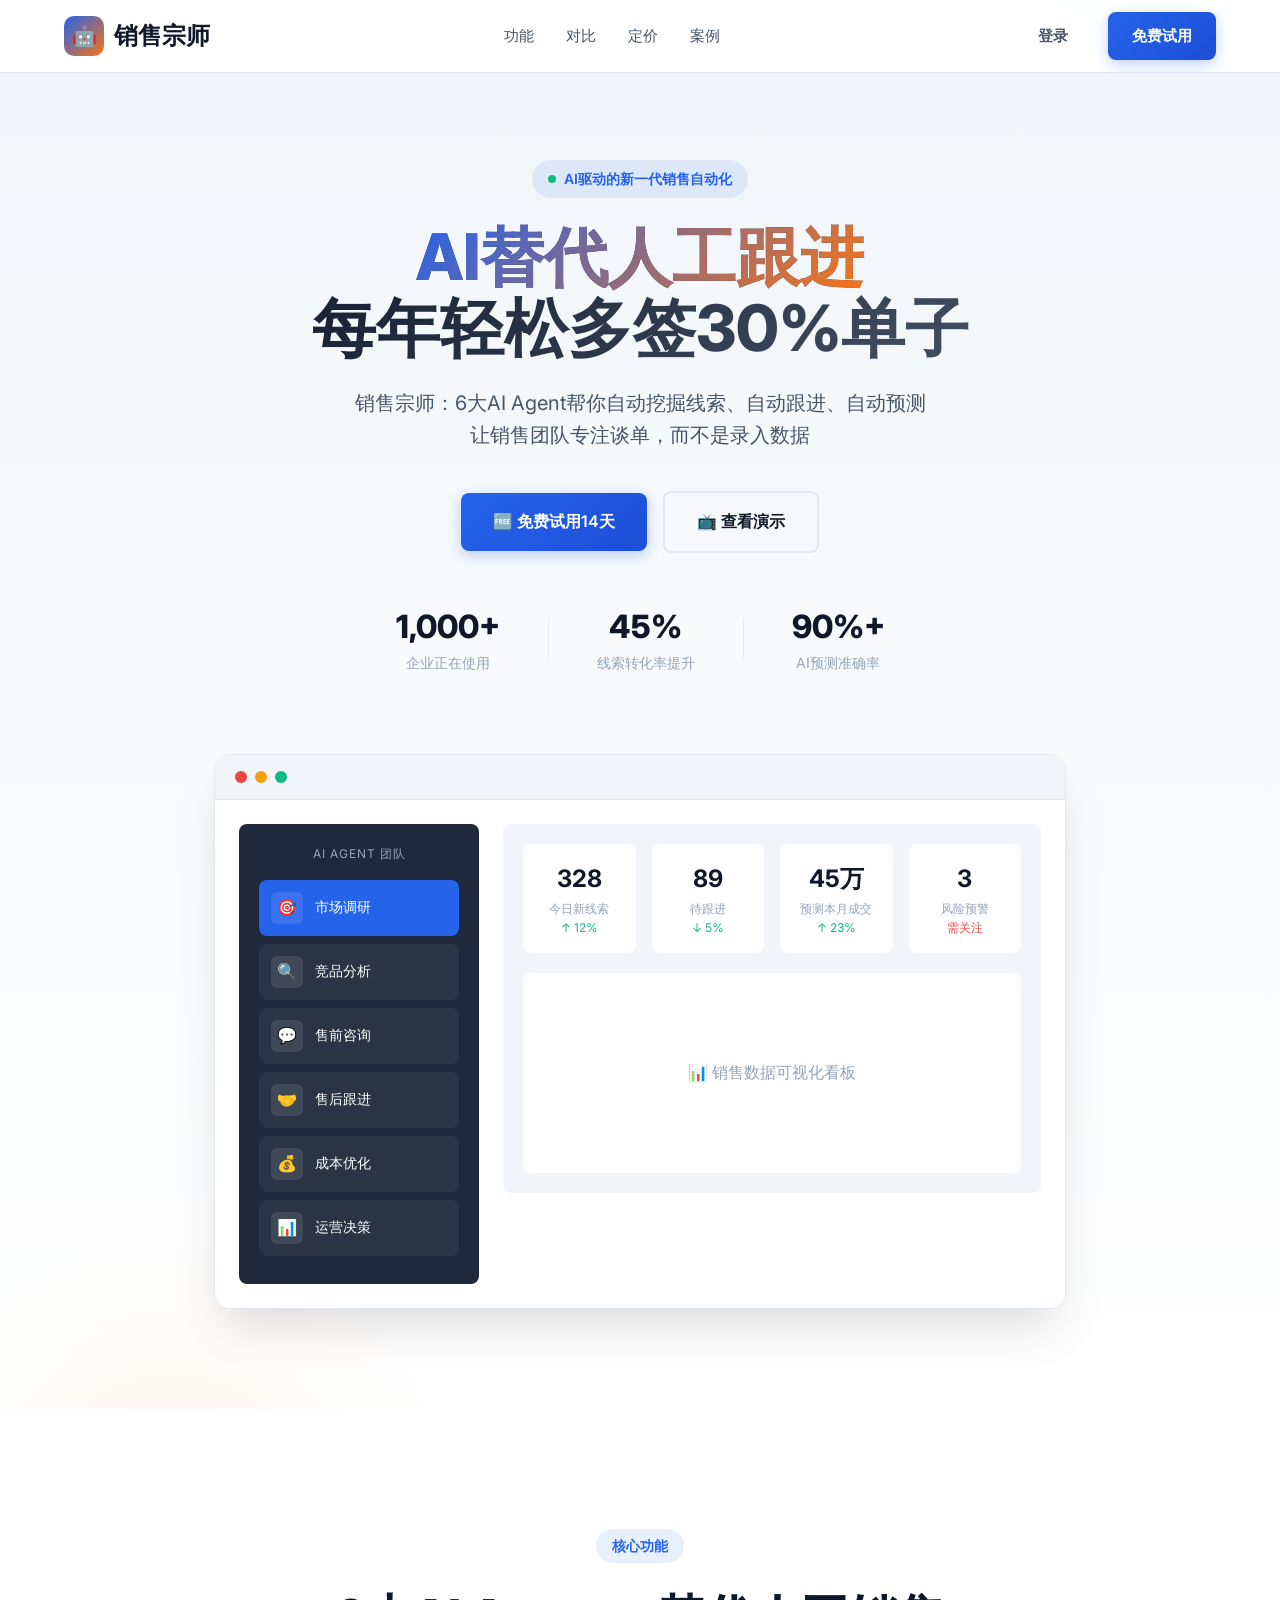
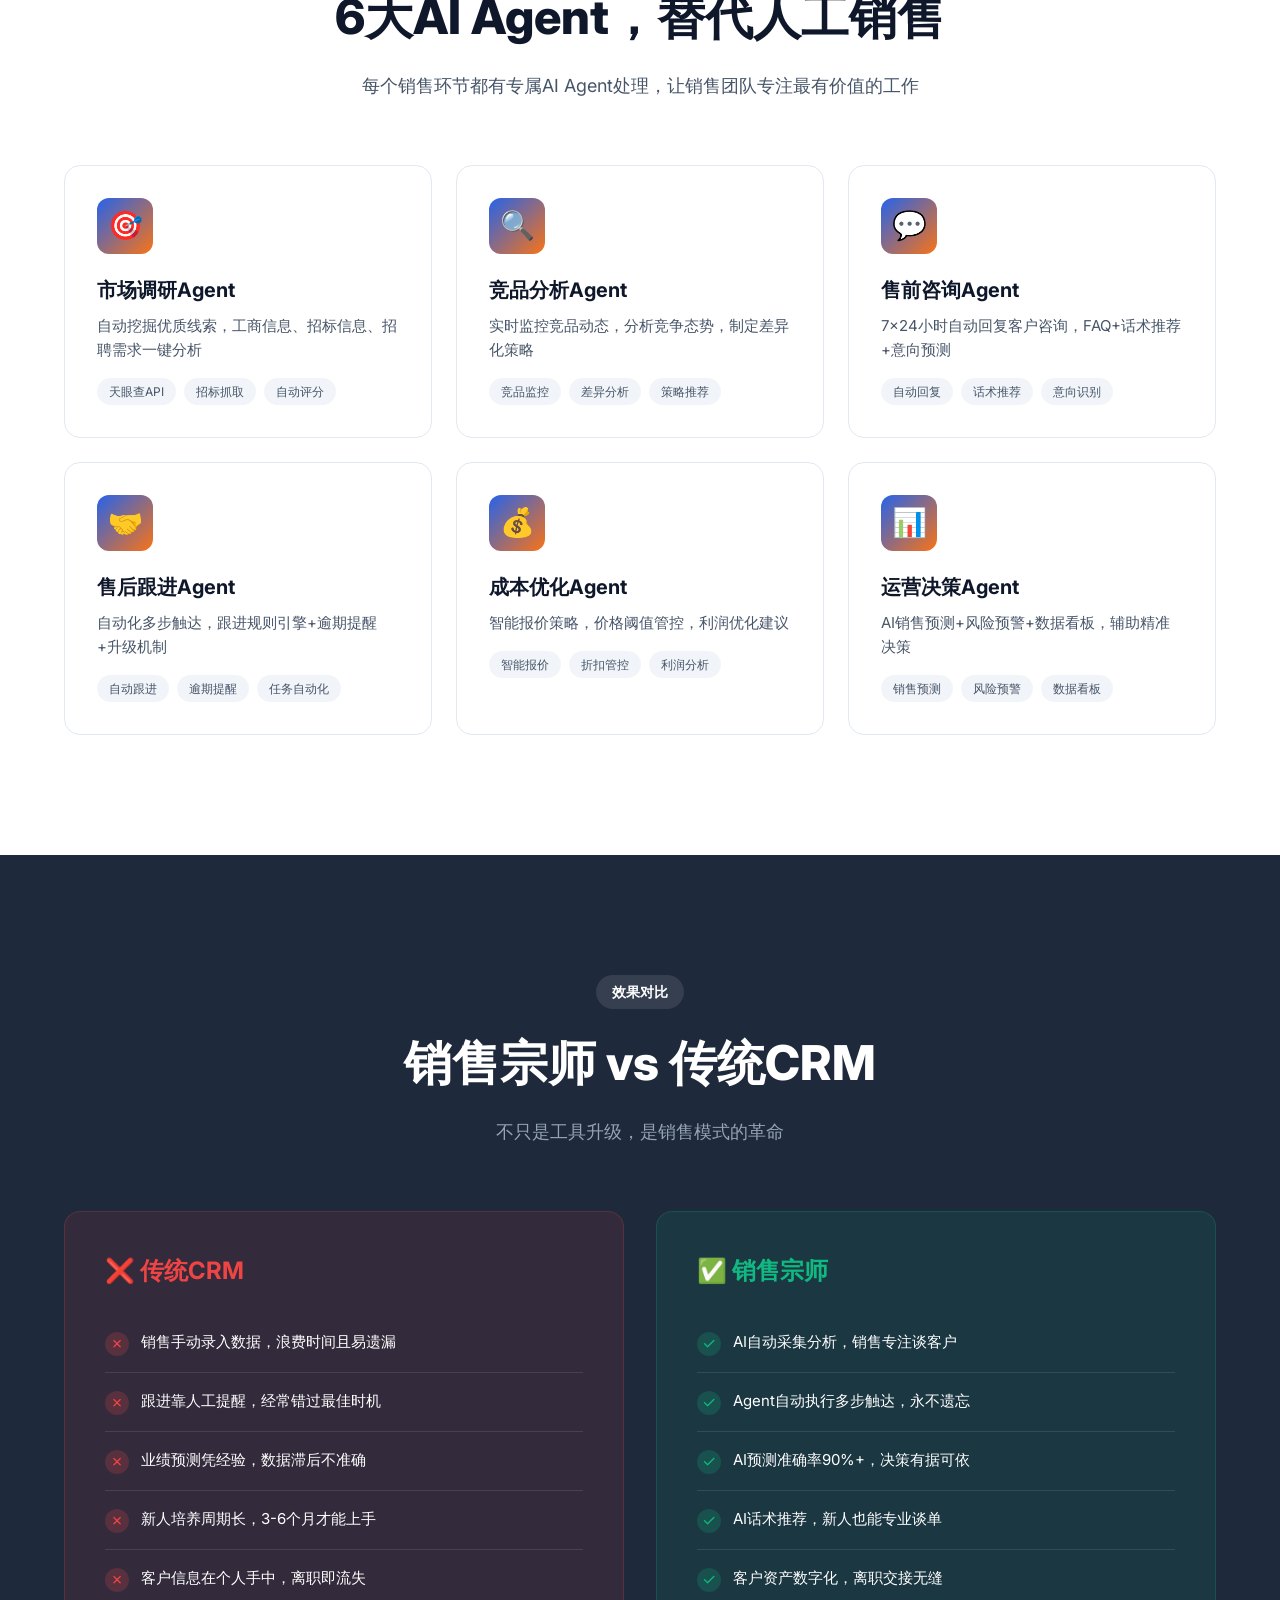
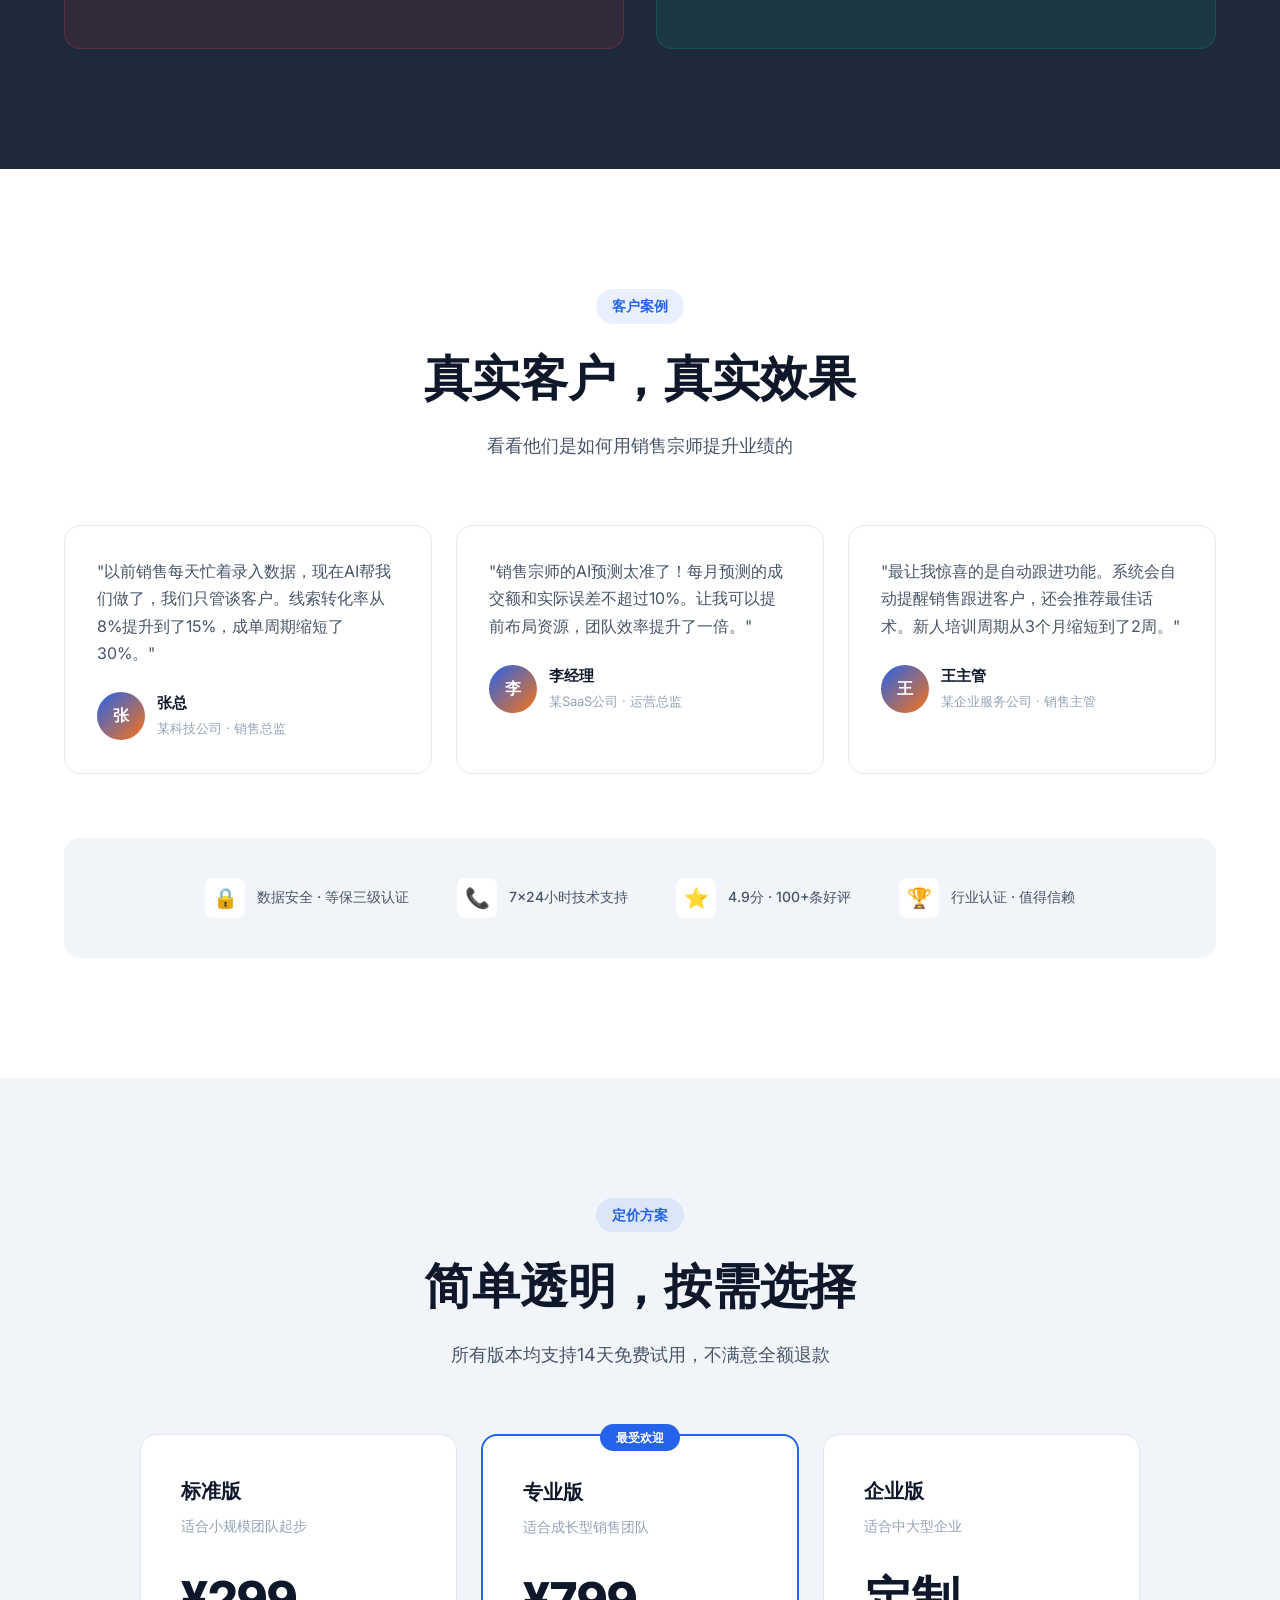
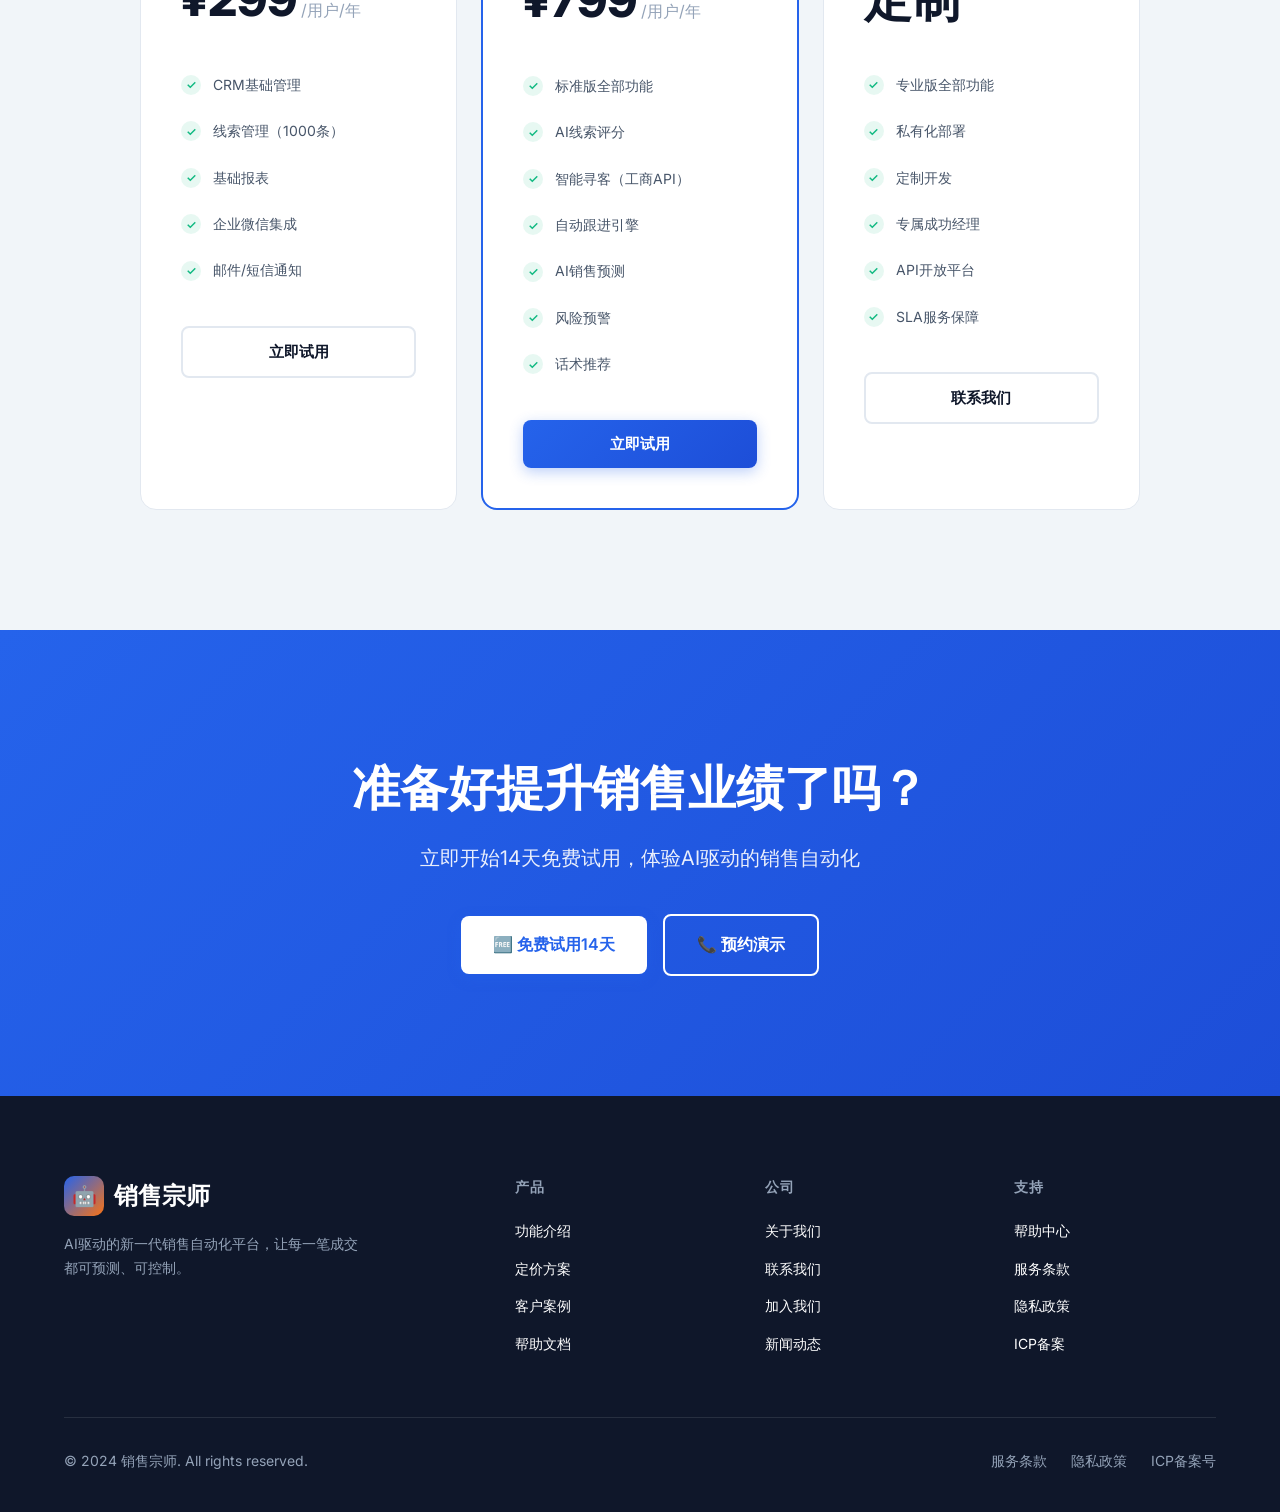
<file: docs/website-prototype.html>
<!DOCTYPE html>
<html lang="zh-CN">
<head>
    <meta charset="UTF-8">
    <meta name="viewport" content="width=device-width, initial-scale=1.0">
    <title>销售宗师 - AI驱动的新一代销售自动化平台</title>
    <link href="https://fonts.googleapis.com/css2?family=Inter:wght@400;500;600;700;800&display=swap" rel="stylesheet">
    <style>
        * {
            margin: 0;
            padding: 0;
            box-sizing: border-box;
        }

        :root {
            --primary: #2563EB;
            --primary-dark: #1D4ED8;
            --secondary: #F97316;
            --secondary-dark: #EA580C;
            --dark: #0F172A;
            --gray-900: #1E293B;
            --gray-800: #334155;
            --gray-600: #475569;
            --gray-400: #94A3B8;
            --gray-200: #E2E8F0;
            --gray-100: #F1F5F9;
            --white: #FFFFFF;
            --success: #10B981;
            --warning: #F59E0B;
        }

        body {
            font-family: 'Inter', -apple-system, BlinkMacSystemFont, sans-serif;
            color: var(--dark);
            line-height: 1.6;
            overflow-x: hidden;
        }

        .container {
            max-width: 1200px;
            margin: 0 auto;
            padding: 0 24px;
        }

        /* Navigation */
        .nav {
            position: fixed;
            top: 0;
            left: 0;
            right: 0;
            background: rgba(255, 255, 255, 0.95);
            backdrop-filter: blur(10px);
            z-index: 1000;
            border-bottom: 1px solid var(--gray-200);
        }

        .nav-inner {
            display: flex;
            align-items: center;
            justify-content: space-between;
            height: 72px;
        }

        .logo {
            display: flex;
            align-items: center;
            gap: 10px;
            font-size: 24px;
            font-weight: 800;
            color: var(--dark);
            text-decoration: none;
        }

        .logo-icon {
            width: 40px;
            height: 40px;
            background: linear-gradient(135deg, var(--primary), var(--secondary));
            border-radius: 10px;
            display: flex;
            align-items: center;
            justify-content: center;
            color: white;
            font-size: 20px;
        }

        .nav-links {
            display: flex;
            align-items: center;
            gap: 32px;
        }

        .nav-link {
            color: var(--gray-600);
            text-decoration: none;
            font-weight: 500;
            font-size: 15px;
            transition: color 0.2s;
        }

        .nav-link:hover {
            color: var(--primary);
        }

        .nav-actions {
            display: flex;
            align-items: center;
            gap: 16px;
        }

        .btn {
            display: inline-flex;
            align-items: center;
            justify-content: center;
            gap: 8px;
            padding: 12px 24px;
            border-radius: 8px;
            font-weight: 600;
            font-size: 15px;
            text-decoration: none;
            transition: all 0.2s;
            cursor: pointer;
            border: none;
        }

        .btn-primary {
            background: linear-gradient(135deg, var(--primary), var(--primary-dark));
            color: white;
            box-shadow: 0 4px 14px rgba(37, 99, 235, 0.3);
        }

        .btn-primary:hover {
            transform: translateY(-2px);
            box-shadow: 0 6px 20px rgba(37, 99, 235, 0.4);
        }

        .btn-secondary {
            background: var(--secondary);
            color: white;
        }

        .btn-outline {
            background: transparent;
            color: var(--dark);
            border: 2px solid var(--gray-200);
        }

        .btn-outline:hover {
            border-color: var(--primary);
            color: var(--primary);
        }

        .btn-ghost {
            background: transparent;
            color: var(--gray-600);
        }

        .btn-ghost:hover {
            color: var(--primary);
        }

        .btn-lg {
            padding: 16px 32px;
            font-size: 16px;
        }

        /* Hero Section */
        .hero {
            padding: 160px 0 100px;
            background: linear-gradient(180deg, var(--gray-100) 0%, white 100%);
            position: relative;
            overflow: hidden;
        }

        .hero::before {
            content: '';
            position: absolute;
            top: -50%;
            right: -20%;
            width: 800px;
            height: 800px;
            background: radial-gradient(circle, rgba(37, 99, 235, 0.1) 0%, transparent 70%);
            border-radius: 50%;
        }

        .hero::after {
            content: '';
            position: absolute;
            bottom: -30%;
            left: -10%;
            width: 600px;
            height: 600px;
            background: radial-gradient(circle, rgba(249, 115, 22, 0.08) 0%, transparent 70%);
            border-radius: 50%;
        }

        .hero-content {
            position: relative;
            z-index: 1;
            text-align: center;
            max-width: 900px;
            margin: 0 auto;
        }

        .hero-badge {
            display: inline-flex;
            align-items: center;
            gap: 8px;
            padding: 8px 16px;
            background: rgba(37, 99, 235, 0.1);
            color: var(--primary);
            border-radius: 100px;
            font-size: 14px;
            font-weight: 600;
            margin-bottom: 24px;
        }

        .hero-badge::before {
            content: '';
            width: 8px;
            height: 8px;
            background: var(--success);
            border-radius: 50%;
            animation: pulse 2s infinite;
        }

        @keyframes pulse {
            0%, 100% { opacity: 1; }
            50% { opacity: 0.5; }
        }

        .hero h1 {
            font-size: 64px;
            font-weight: 800;
            line-height: 1.1;
            margin-bottom: 24px;
            background: linear-gradient(135deg, var(--dark) 0%, var(--gray-600) 100%);
            -webkit-background-clip: text;
            -webkit-text-fill-color: transparent;
            background-clip: text;
        }

        .hero h1 .highlight {
            background: linear-gradient(135deg, var(--primary) 0%, var(--secondary) 100%);
            -webkit-background-clip: text;
            -webkit-text-fill-color: transparent;
            background-clip: text;
        }

        .hero-subtitle {
            font-size: 20px;
            color: var(--gray-600);
            margin-bottom: 40px;
            max-width: 700px;
            margin-left: auto;
            margin-right: auto;
        }

        .hero-actions {
            display: flex;
            align-items: center;
            justify-content: center;
            gap: 16px;
            margin-bottom: 48px;
        }

        .hero-stats {
            display: flex;
            align-items: center;
            justify-content: center;
            gap: 48px;
        }

        .hero-stat {
            text-align: center;
        }

        .hero-stat-value {
            font-size: 32px;
            font-weight: 800;
            color: var(--dark);
        }

        .hero-stat-label {
            font-size: 14px;
            color: var(--gray-400);
        }

        .hero-stat-divider {
            width: 1px;
            height: 40px;
            background: var(--gray-200);
        }

        /* Product Demo */
        .product-demo {
            margin-top: 80px;
            position: relative;
        }

        .product-demo-wrapper {
            background: var(--white);
            border-radius: 16px;
            box-shadow: 0 25px 50px -12px rgba(0, 0, 0, 0.15);
            overflow: hidden;
            border: 1px solid var(--gray-200);
        }

        .demo-header {
            display: flex;
            align-items: center;
            gap: 8px;
            padding: 16px 20px;
            background: var(--gray-100);
            border-bottom: 1px solid var(--gray-200);
        }

        .demo-dot {
            width: 12px;
            height: 12px;
            border-radius: 50%;
        }

        .demo-dot.red { background: #EF4444; }
        .demo-dot.yellow { background: #F59E0B; }
        .demo-dot.green { background: #10B981; }

        .demo-content {
            padding: 24px;
            background: var(--white);
        }

        .demo-sidebar {
            width: 240px;
            background: var(--gray-900);
            padding: 20px;
            border-radius: 8px;
        }

        .demo-sidebar-title {
            color: var(--gray-400);
            font-size: 12px;
            text-transform: uppercase;
            letter-spacing: 1px;
            margin-bottom: 16px;
        }

        .demo-agent {
            display: flex;
            align-items: center;
            gap: 12px;
            padding: 12px;
            background: rgba(255, 255, 255, 0.05);
            border-radius: 8px;
            margin-bottom: 8px;
            cursor: pointer;
            transition: all 0.2s;
        }

        .demo-agent:hover {
            background: rgba(255, 255, 255, 0.1);
        }

        .demo-agent.active {
            background: var(--primary);
        }

        .demo-agent-icon {
            width: 32px;
            height: 32px;
            background: rgba(255, 255, 255, 0.1);
            border-radius: 6px;
            display: flex;
            align-items: center;
            justify-content: center;
            font-size: 16px;
        }

        .demo-agent-name {
            color: white;
            font-size: 14px;
            font-weight: 500;
        }

        .demo-main {
            flex: 1;
            margin-left: 24px;
        }

        .demo-dashboard {
            background: var(--gray-100);
            border-radius: 8px;
            padding: 20px;
        }

        .demo-metrics {
            display: grid;
            grid-template-columns: repeat(4, 1fr);
            gap: 16px;
            margin-bottom: 20px;
        }

        .demo-metric {
            background: white;
            padding: 16px;
            border-radius: 8px;
        }

        .demo-metric-value {
            font-size: 24px;
            font-weight: 700;
            color: var(--dark);
        }

        .demo-metric-label {
            font-size: 12px;
            color: var(--gray-400);
        }

        .demo-metric-trend {
            font-size: 12px;
            color: var(--success);
        }

        /* Features Section */
        .features {
            padding: 120px 0;
        }

        .section-header {
            text-align: center;
            max-width: 700px;
            margin: 0 auto 64px;
        }

        .section-tag {
            display: inline-block;
            padding: 6px 16px;
            background: rgba(37, 99, 235, 0.1);
            color: var(--primary);
            border-radius: 100px;
            font-size: 14px;
            font-weight: 600;
            margin-bottom: 16px;
        }

        .section-title {
            font-size: 48px;
            font-weight: 800;
            margin-bottom: 16px;
        }

        .section-desc {
            font-size: 18px;
            color: var(--gray-600);
        }

        .agents-grid {
            display: grid;
            grid-template-columns: repeat(3, 1fr);
            gap: 24px;
        }

        .agent-card {
            background: white;
            border: 1px solid var(--gray-200);
            border-radius: 16px;
            padding: 32px;
            transition: all 0.3s;
            cursor: pointer;
        }

        .agent-card:hover {
            transform: translateY(-4px);
            box-shadow: 0 20px 40px rgba(0, 0, 0, 0.1);
            border-color: var(--primary);
        }

        .agent-card-icon {
            width: 56px;
            height: 56px;
            background: linear-gradient(135deg, var(--primary), var(--secondary));
            border-radius: 12px;
            display: flex;
            align-items: center;
            justify-content: center;
            font-size: 28px;
            margin-bottom: 20px;
        }

        .agent-card-title {
            font-size: 20px;
            font-weight: 700;
            margin-bottom: 8px;
        }

        .agent-card-desc {
            font-size: 15px;
            color: var(--gray-600);
            margin-bottom: 16px;
        }

        .agent-card-features {
            display: flex;
            flex-wrap: wrap;
            gap: 8px;
        }

        .agent-card-feature {
            padding: 4px 12px;
            background: var(--gray-100);
            border-radius: 100px;
            font-size: 12px;
            color: var(--gray-600);
        }

        /* Comparison Section */
        .comparison {
            padding: 120px 0;
            background: var(--gray-900);
            color: white;
        }

        .comparison .section-title {
            color: white;
        }

        .comparison .section-desc {
            color: var(--gray-400);
        }

        .comparison-grid {
            display: grid;
            grid-template-columns: 1fr 1fr;
            gap: 32px;
        }

        .comparison-card {
            background: rgba(255, 255, 255, 0.05);
            border: 1px solid rgba(255, 255, 255, 0.1);
            border-radius: 16px;
            padding: 40px;
        }

        .comparison-card.bad {
            background: rgba(239, 68, 68, 0.1);
            border-color: rgba(239, 68, 68, 0.2);
        }

        .comparison-card.good {
            background: rgba(16, 185, 129, 0.1);
            border-color: rgba(16, 185, 129, 0.2);
        }

        .comparison-card-title {
            font-size: 24px;
            font-weight: 700;
            margin-bottom: 24px;
        }

        .comparison-card.bad .comparison-card-title {
            color: #EF4444;
        }

        .comparison-card.good .comparison-card-title {
            color: var(--success);
        }

        .comparison-item {
            display: flex;
            align-items: flex-start;
            gap: 12px;
            padding: 16px 0;
            border-bottom: 1px solid rgba(255, 255, 255, 0.1);
        }

        .comparison-item:last-child {
            border-bottom: none;
        }

        .comparison-icon {
            width: 24px;
            height: 24px;
            border-radius: 50%;
            display: flex;
            align-items: center;
            justify-content: center;
            flex-shrink: 0;
            margin-top: 2px;
        }

        .comparison-card.bad .comparison-icon {
            background: rgba(239, 68, 68, 0.2);
            color: #EF4444;
        }

        .comparison-card.good .comparison-icon {
            background: rgba(16, 185, 129, 0.2);
            color: var(--success);
        }

        .comparison-text {
            font-size: 15px;
            color: var(--gray-300);
        }

        /* Social Proof */
        .social-proof {
            padding: 120px 0;
        }

        .testimonials-grid {
            display: grid;
            grid-template-columns: repeat(3, 1fr);
            gap: 24px;
            margin-bottom: 64px;
        }

        .testimonial-card {
            background: white;
            border: 1px solid var(--gray-200);
            border-radius: 16px;
            padding: 32px;
        }

        .testimonial-content {
            font-size: 16px;
            color: var(--gray-600);
            margin-bottom: 24px;
            line-height: 1.7;
        }

        .testimonial-author {
            display: flex;
            align-items: center;
            gap: 12px;
        }

        .testimonial-avatar {
            width: 48px;
            height: 48px;
            background: linear-gradient(135deg, var(--primary), var(--secondary));
            border-radius: 50%;
            display: flex;
            align-items: center;
            justify-content: center;
            color: white;
            font-weight: 600;
        }

        .testimonial-info h4 {
            font-size: 15px;
            font-weight: 600;
        }

        .testimonial-info span {
            font-size: 13px;
            color: var(--gray-400);
        }

        .trust-badges {
            display: flex;
            align-items: center;
            justify-content: center;
            gap: 48px;
            padding: 40px;
            background: var(--gray-100);
            border-radius: 16px;
        }

        .trust-badge {
            display: flex;
            align-items: center;
            gap: 12px;
            color: var(--gray-600);
            font-size: 14px;
            font-weight: 500;
        }

        .trust-badge-icon {
            width: 40px;
            height: 40px;
            background: white;
            border-radius: 8px;
            display: flex;
            align-items: center;
            justify-content: center;
            font-size: 20px;
        }

        /* Pricing Section */
        .pricing {
            padding: 120px 0;
            background: var(--gray-100);
        }

        .pricing-grid {
            display: grid;
            grid-template-columns: repeat(3, 1fr);
            gap: 24px;
            max-width: 1000px;
            margin: 0 auto;
        }

        .pricing-card {
            background: white;
            border-radius: 16px;
            padding: 40px;
            border: 1px solid var(--gray-200);
            position: relative;
        }

        .pricing-card.popular {
            border: 2px solid var(--primary);
            transform: scale(1.05);
        }

        .pricing-popular {
            position: absolute;
            top: -12px;
            left: 50%;
            transform: translateX(-50%);
            padding: 4px 16px;
            background: var(--primary);
            color: white;
            border-radius: 100px;
            font-size: 12px;
            font-weight: 600;
        }

        .pricing-name {
            font-size: 20px;
            font-weight: 700;
            margin-bottom: 8px;
        }

        .pricing-desc {
            font-size: 14px;
            color: var(--gray-400);
            margin-bottom: 24px;
        }

        .pricing-price {
            margin-bottom: 24px;
        }

        .pricing-price-value {
            font-size: 48px;
            font-weight: 800;
        }

        .pricing-price-unit {
            font-size: 16px;
            color: var(--gray-400);
        }

        .pricing-features {
            list-style: none;
            margin-bottom: 32px;
        }

        .pricing-features li {
            display: flex;
            align-items: center;
            gap: 12px;
            padding: 12px 0;
            font-size: 14px;
            color: var(--gray-600);
        }

        .pricing-features li::before {
            content: '✓';
            width: 20px;
            height: 20px;
            background: rgba(16, 185, 129, 0.1);
            color: var(--success);
            border-radius: 50%;
            display: flex;
            align-items: center;
            justify-content: center;
            font-size: 12px;
            font-weight: 600;
        }

        .pricing-cta {
            width: 100%;
        }

        /* CTA Section */
        .cta {
            padding: 120px 0;
            background: linear-gradient(135deg, var(--primary) 0%, var(--primary-dark) 100%);
            color: white;
            text-align: center;
        }

        .cta h2 {
            font-size: 48px;
            font-weight: 800;
            margin-bottom: 16px;
        }

        .cta p {
            font-size: 20px;
            opacity: 0.9;
            margin-bottom: 40px;
        }

        .cta-actions {
            display: flex;
            align-items: center;
            justify-content: center;
            gap: 16px;
        }

        .cta .btn-primary {
            background: white;
            color: var(--primary);
        }

        .cta .btn-primary:hover {
            background: var(--gray-100);
        }

        .cta .btn-outline {
            border-color: white;
            color: white;
        }

        .cta .btn-outline:hover {
            background: rgba(255, 255, 255, 0.1);
        }

        /* Footer */
        .footer {
            padding: 80px 0 40px;
            background: var(--dark);
            color: white;
        }

        .footer-grid {
            display: grid;
            grid-template-columns: 2fr 1fr 1fr 1fr;
            gap: 48px;
            margin-bottom: 48px;
        }

        .footer-brand {
            max-width: 300px;
        }

        .footer-brand .logo {
            color: white;
            margin-bottom: 16px;
        }

        .footer-brand p {
            color: var(--gray-400);
            font-size: 14px;
            line-height: 1.7;
        }

        .footer-title {
            font-size: 14px;
            font-weight: 600;
            text-transform: uppercase;
            letter-spacing: 1px;
            margin-bottom: 20px;
            color: var(--gray-400);
        }

        .footer-links {
            list-style: none;
        }

        .footer-links li {
            margin-bottom: 12px;
        }

        .footer-links a {
            color: var(--gray-300);
            text-decoration: none;
            font-size: 14px;
            transition: color 0.2s;
        }

        .footer-links a:hover {
            color: white;
        }

        .footer-bottom {
            display: flex;
            align-items: center;
            justify-content: space-between;
            padding-top: 32px;
            border-top: 1px solid rgba(255, 255, 255, 0.1);
            color: var(--gray-400);
            font-size: 14px;
        }

        .footer-legal {
            display: flex;
            gap: 24px;
        }

        .footer-legal a {
            color: var(--gray-400);
            text-decoration: none;
        }

        .footer-legal a:hover {
            color: white;
        }

        /* Animations */
        @keyframes float {
            0%, 100% { transform: translateY(0); }
            50% { transform: translateY(-10px); }
        }

        .animate-float {
            animation: float 3s ease-in-out infinite;
        }

        /* Mobile Responsive */
        @media (max-width: 1024px) {
            .hero h1 { font-size: 48px; }
            .agents-grid { grid-template-columns: repeat(2, 1fr); }
            .pricing-grid { grid-template-columns: 1fr; max-width: 400px; }
            .pricing-card.popular { transform: none; }
        }

        @media (max-width: 768px) {
            .nav-links { display: none; }
            .hero h1 { font-size: 36px; }
            .section-title { font-size: 32px; }
            .hero-stats { flex-direction: column; gap: 24px; }
            .hero-stat-divider { display: none; }
            .agents-grid { grid-template-columns: 1fr; }
            .comparison-grid { grid-template-columns: 1fr; }
            .testimonials-grid { grid-template-columns: 1fr; }
            .footer-grid { grid-template-columns: 1fr 1fr; }
            .demo-metrics { grid-template-columns: repeat(2, 1fr); }
        }
    </style>
</head>
<body>
    <!-- Navigation -->
    <nav class="nav">
        <div class="container nav-inner">
            <a href="#" class="logo">
                <div class="logo-icon">🤖</div>
                销售宗师
            </a>
            <div class="nav-links">
                <a href="#features" class="nav-link">功能</a>
                <a href="#comparison" class="nav-link">对比</a>
                <a href="#pricing" class="nav-link">定价</a>
                <a href="#cases" class="nav-link">案例</a>
            </div>
            <div class="nav-actions">
                <a href="#" class="btn btn-ghost">登录</a>
                <a href="#" class="btn btn-primary">免费试用</a>
            </div>
        </div>
    </nav>

    <!-- Hero Section -->
    <section class="hero">
        <div class="container hero-content">
            <div class="hero-badge">AI驱动的新一代销售自动化</div>
            <h1>
                <span class="highlight">AI替代人工跟进</span><br>
                每年轻松多签30%单子
            </h1>
            <p class="hero-subtitle">
                销售宗师：6大AI Agent帮你自动挖掘线索、自动跟进、自动预测<br>
                让销售团队专注谈单，而不是录入数据
            </p>
            <div class="hero-actions">
                <a href="#" class="btn btn-primary btn-lg">🆓 免费试用14天</a>
                <a href="#" class="btn btn-outline btn-lg">📺 查看演示</a>
            </div>
            <div class="hero-stats">
                <div class="hero-stat">
                    <div class="hero-stat-value">1,000+</div>
                    <div class="hero-stat-label">企业正在使用</div>
                </div>
                <div class="hero-stat-divider"></div>
                <div class="hero-stat">
                    <div class="hero-stat-value">45%</div>
                    <div class="hero-stat-label">线索转化率提升</div>
                </div>
                <div class="hero-stat-divider"></div>
                <div class="hero-stat">
                    <div class="hero-stat-value">90%+</div>
                    <div class="hero-stat-label">AI预测准确率</div>
                </div>
            </div>

            <!-- Product Demo -->
            <div class="product-demo">
                <div class="product-demo-wrapper">
                    <div class="demo-header">
                        <div class="demo-dot red"></div>
                        <div class="demo-dot yellow"></div>
                        <div class="demo-dot green"></div>
                    </div>
                    <div class="demo-content" style="display: flex;">
                        <div class="demo-sidebar">
                            <div class="demo-sidebar-title">AI Agent 团队</div>
                            <div class="demo-agent active">
                                <div class="demo-agent-icon">🎯</div>
                                <div class="demo-agent-name">市场调研</div>
                            </div>
                            <div class="demo-agent">
                                <div class="demo-agent-icon">🔍</div>
                                <div class="demo-agent-name">竞品分析</div>
                            </div>
                            <div class="demo-agent">
                                <div class="demo-agent-icon">💬</div>
                                <div class="demo-agent-name">售前咨询</div>
                            </div>
                            <div class="demo-agent">
                                <div class="demo-agent-icon">🤝</div>
                                <div class="demo-agent-name">售后跟进</div>
                            </div>
                            <div class="demo-agent">
                                <div class="demo-agent-icon">💰</div>
                                <div class="demo-agent-name">成本优化</div>
                            </div>
                            <div class="demo-agent">
                                <div class="demo-agent-icon">📊</div>
                                <div class="demo-agent-name">运营决策</div>
                            </div>
                        </div>
                        <div class="demo-main">
                            <div class="demo-dashboard">
                                <div class="demo-metrics">
                                    <div class="demo-metric">
                                        <div class="demo-metric-value">328</div>
                                        <div class="demo-metric-label">今日新线索</div>
                                        <div class="demo-metric-trend">↑ 12%</div>
                                    </div>
                                    <div class="demo-metric">
                                        <div class="demo-metric-value">89</div>
                                        <div class="demo-metric-label">待跟进</div>
                                        <div class="demo-metric-trend">↓ 5%</div>
                                    </div>
                                    <div class="demo-metric">
                                        <div class="demo-metric-value">45万</div>
                                        <div class="demo-metric-label">预测本月成交</div>
                                        <div class="demo-metric-trend">↑ 23%</div>
                                    </div>
                                    <div class="demo-metric">
                                        <div class="demo-metric-value">3</div>
                                        <div class="demo-metric-label">风险预警</div>
                                        <div class="demo-metric-trend" style="color: #EF4444;">需关注</div>
                                    </div>
                                </div>
                                <div style="background: white; border-radius: 8px; padding: 20px; height: 200px; display: flex; align-items: center; justify-content: center; color: var(--gray-400);">
                                    📊 销售数据可视化看板
                                </div>
                            </div>
                        </div>
                    </div>
                </div>
            </div>
        </div>
    </section>

    <!-- Features Section -->
    <section class="features" id="features">
        <div class="container">
            <div class="section-header">
                <div class="section-tag">核心功能</div>
                <h2 class="section-title">6大AI Agent，替代人工销售</h2>
                <p class="section-desc">每个销售环节都有专属AI Agent处理，让销售团队专注最有价值的工作</p>
            </div>
            <div class="agents-grid">
                <div class="agent-card">
                    <div class="agent-card-icon">🎯</div>
                    <h3 class="agent-card-title">市场调研Agent</h3>
                    <p class="agent-card-desc">自动挖掘优质线索，工商信息、招标信息、招聘需求一键分析</p>
                    <div class="agent-card-features">
                        <span class="agent-card-feature">天眼查API</span>
                        <span class="agent-card-feature">招标抓取</span>
                        <span class="agent-card-feature">自动评分</span>
                    </div>
                </div>
                <div class="agent-card">
                    <div class="agent-card-icon">🔍</div>
                    <h3 class="agent-card-title">竞品分析Agent</h3>
                    <p class="agent-card-desc">实时监控竞品动态，分析竞争态势，制定差异化策略</p>
                    <div class="agent-card-features">
                        <span class="agent-card-feature">竞品监控</span>
                        <span class="agent-card-feature">差异分析</span>
                        <span class="agent-card-feature">策略推荐</span>
                    </div>
                </div>
                <div class="agent-card">
                    <div class="agent-card-icon">💬</div>
                    <h3 class="agent-card-title">售前咨询Agent</h3>
                    <p class="agent-card-desc">7x24小时自动回复客户咨询，FAQ+话术推荐+意向预测</p>
                    <div class="agent-card-features">
                        <span class="agent-card-feature">自动回复</span>
                        <span class="agent-card-feature">话术推荐</span>
                        <span class="agent-card-feature">意向识别</span>
                    </div>
                </div>
                <div class="agent-card">
                    <div class="agent-card-icon">🤝</div>
                    <h3 class="agent-card-title">售后跟进Agent</h3>
                    <p class="agent-card-desc">自动化多步触达，跟进规则引擎+逾期提醒+升级机制</p>
                    <div class="agent-card-features">
                        <span class="agent-card-feature">自动跟进</span>
                        <span class="agent-card-feature">逾期提醒</span>
                        <span class="agent-card-feature">任务自动化</span>
                    </div>
                </div>
                <div class="agent-card">
                    <div class="agent-card-icon">💰</div>
                    <h3 class="agent-card-title">成本优化Agent</h3>
                    <p class="agent-card-desc">智能报价策略，价格阈值管控，利润优化建议</p>
                    <div class="agent-card-features">
                        <span class="agent-card-feature">智能报价</span>
                        <span class="agent-card-feature">折扣管控</span>
                        <span class="agent-card-feature">利润分析</span>
                    </div>
                </div>
                <div class="agent-card">
                    <div class="agent-card-icon">📊</div>
                    <h3 class="agent-card-title">运营决策Agent</h3>
                    <p class="agent-card-desc">AI销售预测+风险预警+数据看板，辅助精准决策</p>
                    <div class="agent-card-features">
                        <span class="agent-card-feature">销售预测</span>
                        <span class="agent-card-feature">风险预警</span>
                        <span class="agent-card-feature">数据看板</span>
                    </div>
                </div>
            </div>
        </div>
    </section>

    <!-- Comparison Section -->
    <section class="comparison" id="comparison">
        <div class="container">
            <div class="section-header">
                <div class="section-tag" style="background: rgba(255,255,255,0.1); color: white;">效果对比</div>
                <h2 class="section-title">销售宗师 vs 传统CRM</h2>
                <p class="section-desc">不只是工具升级，是销售模式的革命</p>
            </div>
            <div class="comparison-grid">
                <div class="comparison-card bad">
                    <h3 class="comparison-card-title">❌ 传统CRM</h3>
                    <div class="comparison-item">
                        <div class="comparison-icon">✗</div>
                        <div class="comparison-text">销售手动录入数据，浪费时间且易遗漏</div>
                    </div>
                    <div class="comparison-item">
                        <div class="comparison-icon">✗</div>
                        <div class="comparison-text">跟进靠人工提醒，经常错过最佳时机</div>
                    </div>
                    <div class="comparison-item">
                        <div class="comparison-icon">✗</div>
                        <div class="comparison-text">业绩预测凭经验，数据滞后不准确</div>
                    </div>
                    <div class="comparison-item">
                        <div class="comparison-icon">✗</div>
                        <div class="comparison-text">新人培养周期长，3-6个月才能上手</div>
                    </div>
                    <div class="comparison-item">
                        <div class="comparison-icon">✗</div>
                        <div class="comparison-text">客户信息在个人手中，离职即流失</div>
                    </div>
                </div>
                <div class="comparison-card good">
                    <h3 class="comparison-card-title">✅ 销售宗师</h3>
                    <div class="comparison-item">
                        <div class="comparison-icon">✓</div>
                        <div class="comparison-text">AI自动采集分析，销售专注谈客户</div>
                    </div>
                    <div class="comparison-item">
                        <div class="comparison-icon">✓</div>
                        <div class="comparison-text">Agent自动执行多步触达，永不遗忘</div>
                    </div>
                    <div class="comparison-item">
                        <div class="comparison-icon">✓</div>
                        <div class="comparison-text">AI预测准确率90%+，决策有据可依</div>
                    </div>
                    <div class="comparison-item">
                        <div class="comparison-icon">✓</div>
                        <div class="comparison-text">AI话术推荐，新人也能专业谈单</div>
                    </div>
                    <div class="comparison-item">
                        <div class="comparison-icon">✓</div>
                        <div class="comparison-text">客户资产数字化，离职交接无缝</div>
                    </div>
                </div>
            </div>
        </div>
    </section>

    <!-- Social Proof -->
    <section class="social-proof" id="cases">
        <div class="container">
            <div class="section-header">
                <div class="section-tag">客户案例</div>
                <h2 class="section-title">真实客户，真实效果</h2>
                <p class="section-desc">看看他们是如何用销售宗师提升业绩的</p>
            </div>
            <div class="testimonials-grid">
                <div class="testimonial-card">
                    <p class="testimonial-content">"以前销售每天忙着录入数据，现在AI帮我们做了，我们只管谈客户。线索转化率从8%提升到了15%，成单周期缩短了30%。"</p>
                    <div class="testimonial-author">
                        <div class="testimonial-avatar">张</div>
                        <div class="testimonial-info">
                            <h4>张总</h4>
                            <span>某科技公司 · 销售总监</span>
                        </div>
                    </div>
                </div>
                <div class="testimonial-card">
                    <p class="testimonial-content">"销售宗师的AI预测太准了！每月预测的成交额和实际误差不超过10%。让我可以提前布局资源，团队效率提升了一倍。"</p>
                    <div class="testimonial-author">
                        <div class="testimonial-avatar">李</div>
                        <div class="testimonial-info">
                            <h4>李经理</h4>
                            <span>某SaaS公司 · 运营总监</span>
                        </div>
                    </div>
                </div>
                <div class="testimonial-card">
                    <p class="testimonial-content">"最让我惊喜的是自动跟进功能。系统会自动提醒销售跟进客户，还会推荐最佳话术。新人培训周期从3个月缩短到了2周。"</p>
                    <div class="testimonial-author">
                        <div class="testimonial-avatar">王</div>
                        <div class="testimonial-info">
                            <h4>王主管</h4>
                            <span>某企业服务公司 · 销售主管</span>
                        </div>
                    </div>
                </div>
            </div>
            <div class="trust-badges">
                <div class="trust-badge">
                    <div class="trust-badge-icon">🔒</div>
                    <span>数据安全 · 等保三级认证</span>
                </div>
                <div class="trust-badge">
                    <div class="trust-badge-icon">📞</div>
                    <span>7×24小时技术支持</span>
                </div>
                <div class="trust-badge">
                    <div class="trust-badge-icon">⭐</div>
                    <span>4.9分 · 100+条好评</span>
                </div>
                <div class="trust-badge">
                    <div class="trust-badge-icon">🏆</div>
                    <span>行业认证 · 值得信赖</span>
                </div>
            </div>
        </div>
    </section>

    <!-- Pricing Section -->
    <section class="pricing" id="pricing">
        <div class="container">
            <div class="section-header">
                <div class="section-tag">定价方案</div>
                <h2 class="section-title">简单透明，按需选择</h2>
                <p class="section-desc">所有版本均支持14天免费试用，不满意全额退款</p>
            </div>
            <div class="pricing-grid">
                <div class="pricing-card">
                    <div class="pricing-name">标准版</div>
                    <div class="pricing-desc">适合小规模团队起步</div>
                    <div class="pricing-price">
                        <span class="pricing-price-value">¥299</span>
                        <span class="pricing-price-unit">/用户/年</span>
                    </div>
                    <ul class="pricing-features">
                        <li>CRM基础管理</li>
                        <li>线索管理（1000条）</li>
                        <li>基础报表</li>
                        <li>企业微信集成</li>
                        <li>邮件/短信通知</li>
                    </ul>
                    <a href="#" class="btn btn-outline pricing-cta">立即试用</a>
                </div>
                <div class="pricing-card popular">
                    <div class="pricing-popular">最受欢迎</div>
                    <div class="pricing-name">专业版</div>
                    <div class="pricing-desc">适合成长型销售团队</div>
                    <div class="pricing-price">
                        <span class="pricing-price-value">¥799</span>
                        <span class="pricing-price-unit">/用户/年</span>
                    </div>
                    <ul class="pricing-features">
                        <li>标准版全部功能</li>
                        <li>AI线索评分</li>
                        <li>智能寻客（工商API）</li>
                        <li>自动跟进引擎</li>
                        <li>AI销售预测</li>
                        <li>风险预警</li>
                        <li>话术推荐</li>
                    </ul>
                    <a href="#" class="btn btn-primary pricing-cta">立即试用</a>
                </div>
                <div class="pricing-card">
                    <div class="pricing-name">企业版</div>
                    <div class="pricing-desc">适合中大型企业</div>
                    <div class="pricing-price">
                        <span class="pricing-price-value">定制</span>
                        <span class="pricing-price-unit"></span>
                    </div>
                    <ul class="pricing-features">
                        <li>专业版全部功能</li>
                        <li>私有化部署</li>
                        <li>定制开发</li>
                        <li>专属成功经理</li>
                        <li>API开放平台</li>
                        <li>SLA服务保障</li>
                    </ul>
                    <a href="#" class="btn btn-outline pricing-cta">联系我们</a>
                </div>
            </div>
        </div>
    </section>

    <!-- CTA Section -->
    <section class="cta">
        <div class="container">
            <h2>准备好提升销售业绩了吗？</h2>
            <p>立即开始14天免费试用，体验AI驱动的销售自动化</p>
            <div class="cta-actions">
                <a href="#" class="btn btn-primary btn-lg">🆓 免费试用14天</a>
                <a href="#" class="btn btn-outline btn-lg">📞 预约演示</a>
            </div>
        </div>
    </section>

    <!-- Footer -->
    <footer class="footer">
        <div class="container">
            <div class="footer-grid">
                <div class="footer-brand">
                    <a href="#" class="logo">
                        <div class="logo-icon">🤖</div>
                        销售宗师
                    </a>
                    <p>AI驱动的新一代销售自动化平台，让每一笔成交都可预测、可控制。</p>
                </div>
                <div>
                    <h4 class="footer-title">产品</h4>
                    <ul class="footer-links">
                        <li><a href="#">功能介绍</a></li>
                        <li><a href="#">定价方案</a></li>
                        <li><a href="#">客户案例</a></li>
                        <li><a href="#">帮助文档</a></li>
                    </ul>
                </div>
                <div>
                    <h4 class="footer-title">公司</h4>
                    <ul class="footer-links">
                        <li><a href="#">关于我们</a></li>
                        <li><a href="#">联系我们</a></li>
                        <li><a href="#">加入我们</a></li>
                        <li><a href="#">新闻动态</a></li>
                    </ul>
                </div>
                <div>
                    <h4 class="footer-title">支持</h4>
                    <ul class="footer-links">
                        <li><a href="#">帮助中心</a></li>
                        <li><a href="#">服务条款</a></li>
                        <li><a href="#">隐私政策</a></li>
                        <li><a href="#">ICP备案</a></li>
                    </ul>
                </div>
            </div>
            <div class="footer-bottom">
                <span>© 2024 销售宗师. All rights reserved.</span>
                <div class="footer-legal">
                    <a href="#">服务条款</a>
                    <a href="#">隐私政策</a>
                    <a href="#">ICP备案号</a>
                </div>
            </div>
        </div>
    </footer>

    <script>
        // Smooth scroll
        document.querySelectorAll('a[href^="#"]').forEach(anchor => {
            anchor.addEventListener('click', function (e) {
                e.preventDefault();
                const target = document.querySelector(this.getAttribute('href'));
                if (target) {
                    target.scrollIntoView({ behavior: 'smooth', block: 'start' });
                }
            });
        });

        // Agent card hover effect
        document.querySelectorAll('.demo-agent').forEach(agent => {
            agent.addEventListener('click', function() {
                document.querySelectorAll('.demo-agent').forEach(a => a.classList.remove('active'));
                this.classList.add('active');
            });
        });

        // Intersection Observer for animations
        const observerOptions = {
            threshold: 0.1,
            rootMargin: '0px 0px -50px 0px'
        };

        const observer = new IntersectionObserver((entries) => {
            entries.forEach(entry => {
                if (entry.isIntersecting) {
                    entry.target.style.opacity = '1';
                    entry.target.style.transform = 'translateY(0)';
                }
            });
        }, observerOptions);

        document.querySelectorAll('.agent-card, .testimonial-card, .pricing-card').forEach(el => {
            el.style.opacity = '0';
            el.style.transform = 'translateY(20px)';
            el.style.transition = 'opacity 0.6s ease, transform 0.6s ease';
            observer.observe(el);
        });
    </script>
</body>
</html>
</file>
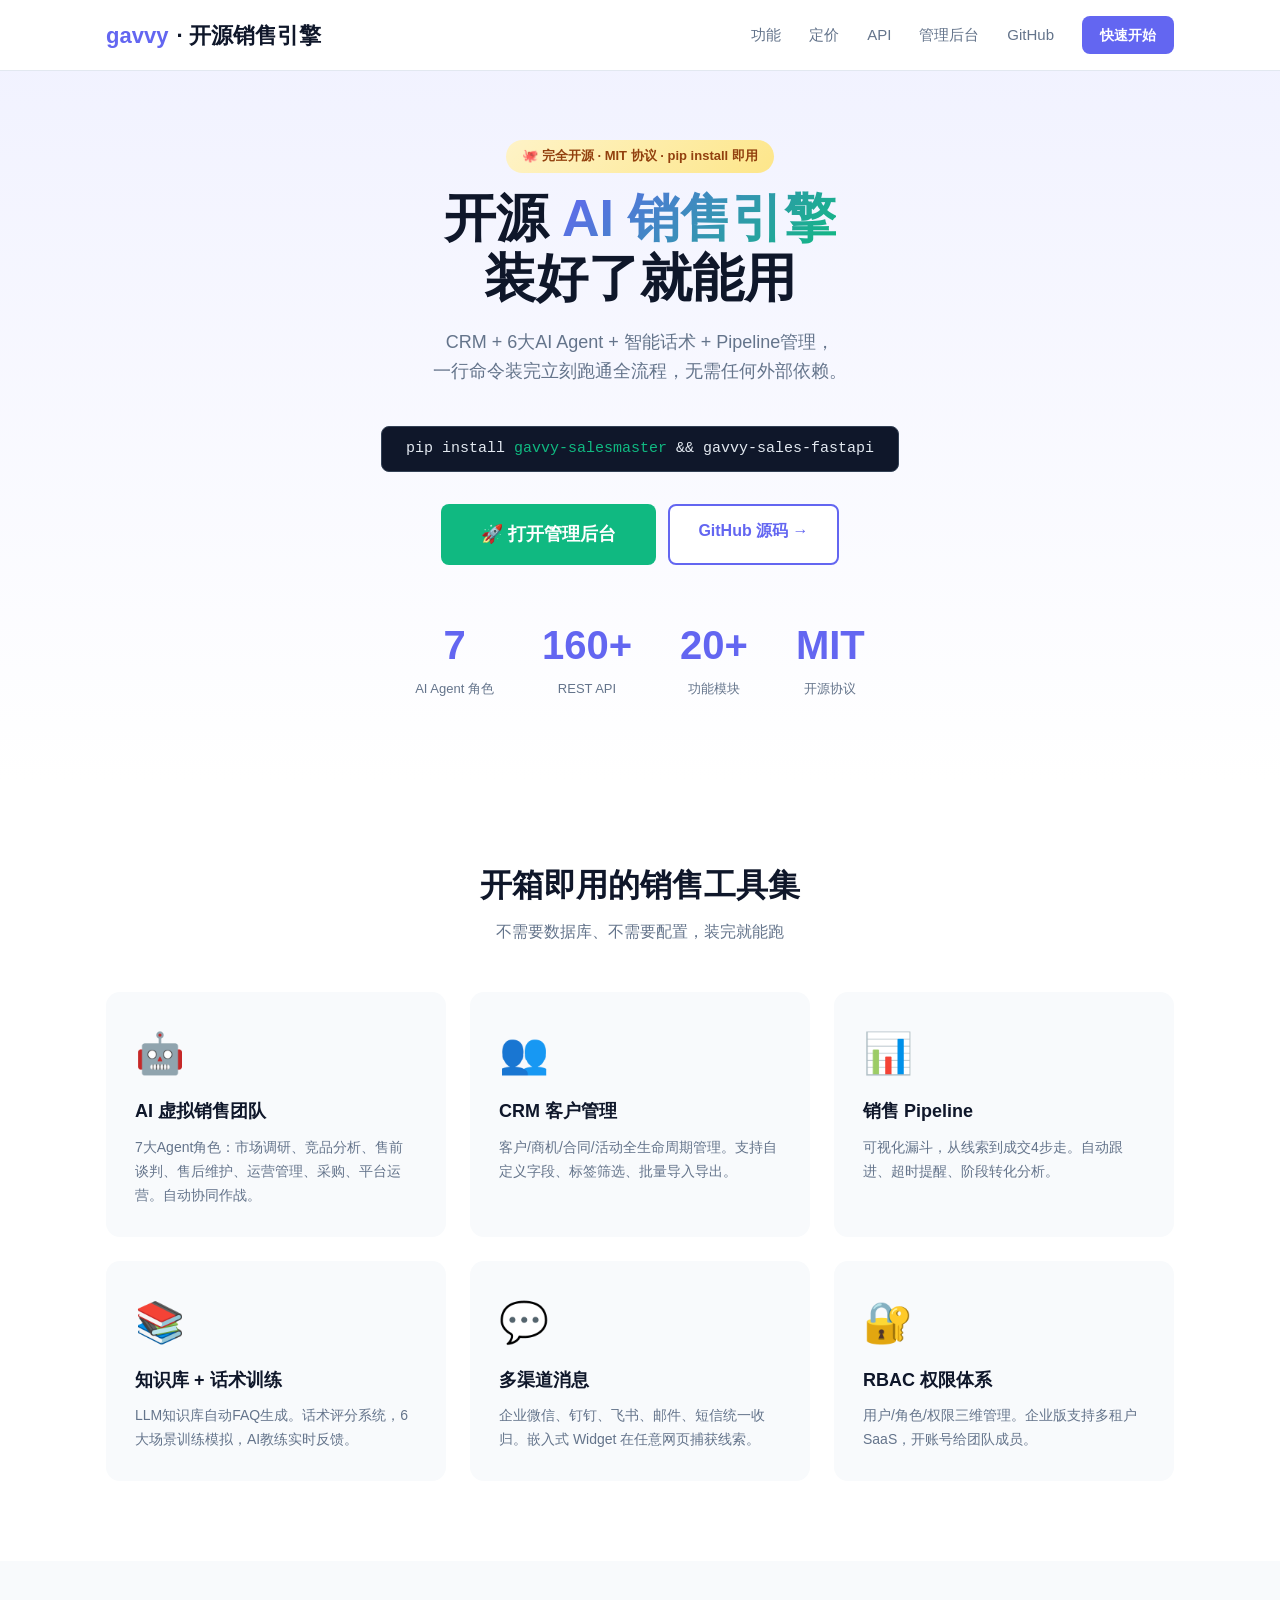
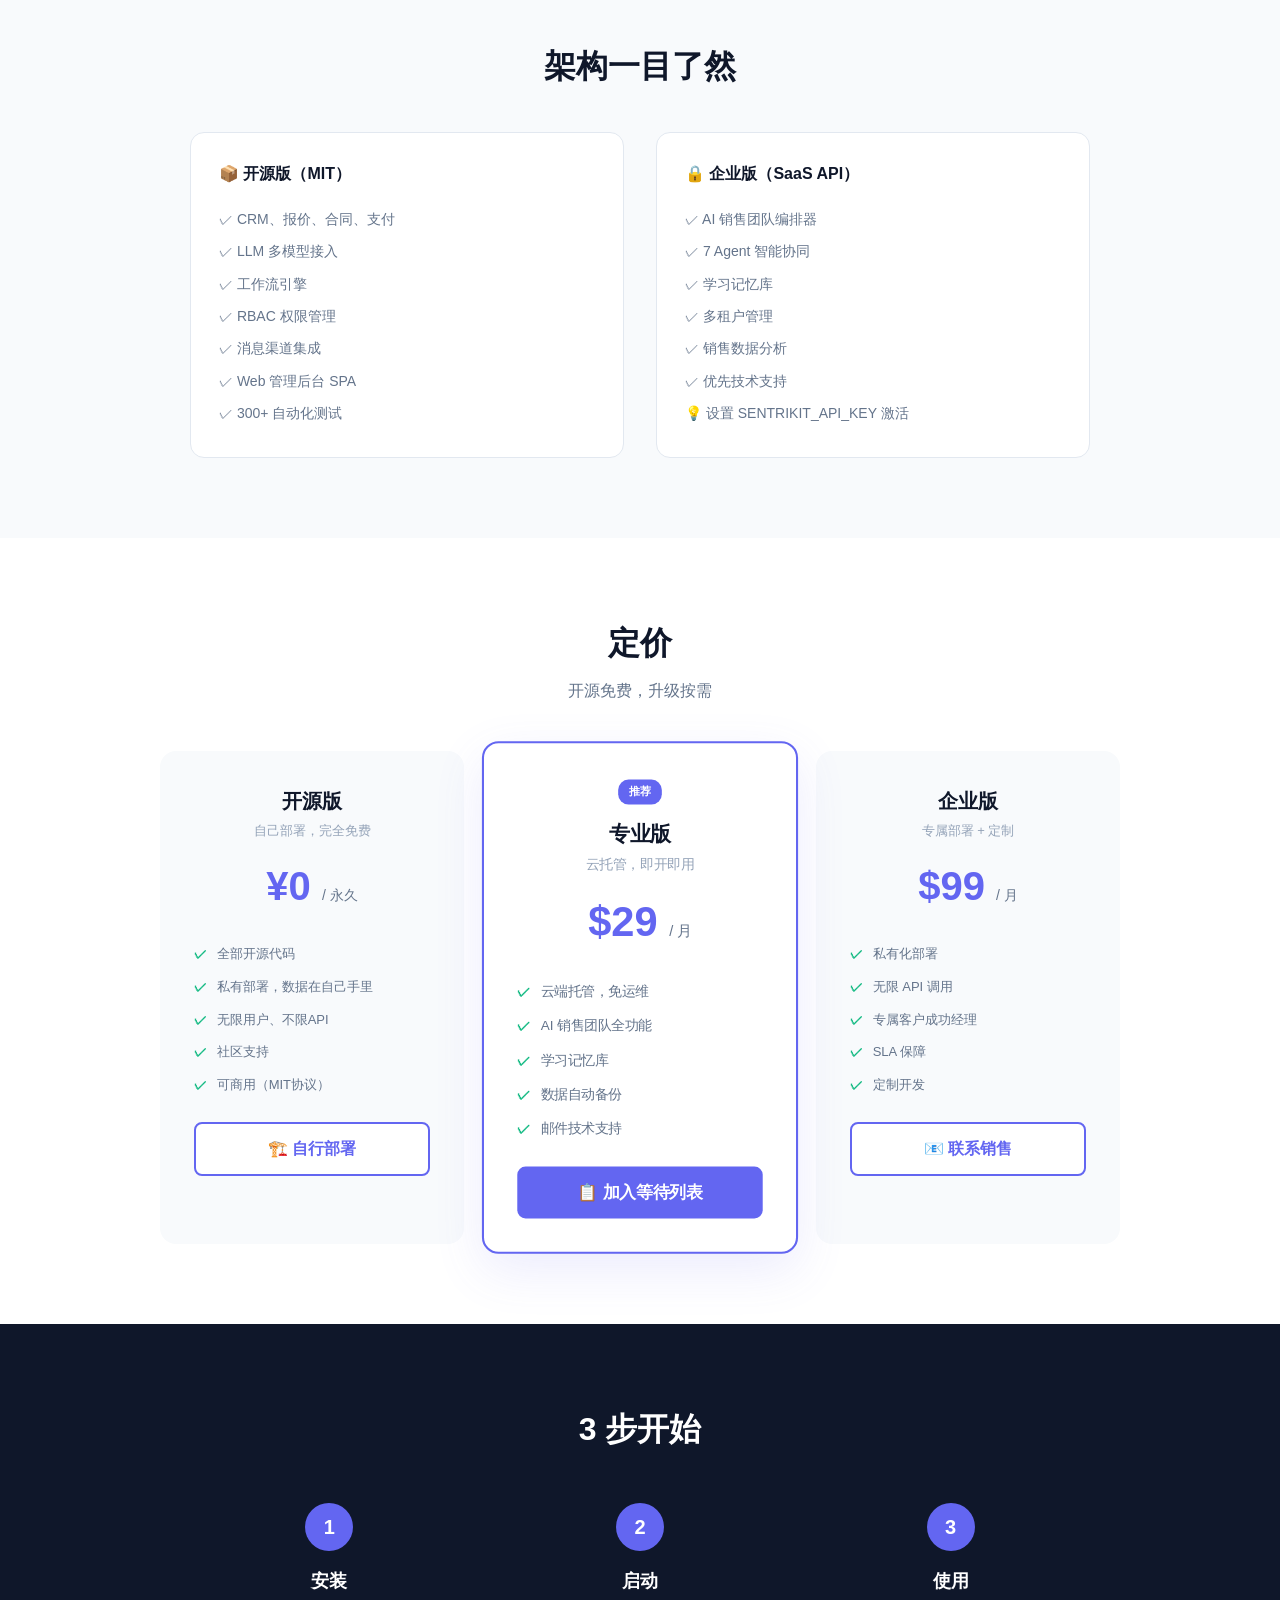
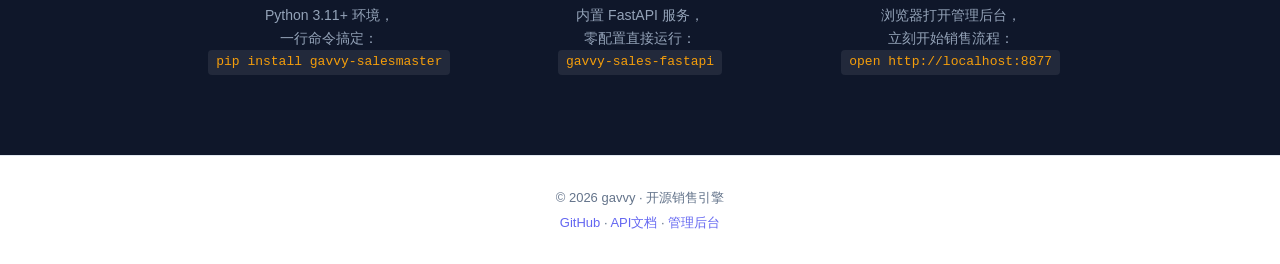
<file: src/gavvy_salesmaster/core/web/landing.html>
<!DOCTYPE html>
<html lang="zh-CN">
<head>
    <meta charset="UTF-8">
    <meta name="viewport" content="width=device-width, initial-scale=1.0, maximum-scale=1.0, user-scalable=no, viewport-fit=cover">
    <meta name="theme-color" content="#0f172a">
    <meta name="apple-mobile-web-app-capable" content="yes">
    <meta name="apple-mobile-web-app-status-bar-style" content="black-translucent">
    <title>gavvy · 开源销售引擎 — pip install 即用的AI销售团队系统</title>
    <meta name="description" content="gavvy - 开源AI销售引擎。CRM + 6大AI Agent + 智能话术 + Pipeline管理。pip install gavvy-salesmaster 即用。">
    <style>
        :root {
            --primary: #6366f1;
            --primary-dark: #4f46e5;
            --secondary: #10b981;
            --accent: #f59e0b;
            --dark: #0f172a;
            --gray: #64748b;
            --gray-light: #94a3b8;
            --light: #f8fafc;
            --white: #ffffff;
        }
        * { margin: 0; padding: 0; box-sizing: border-box; }
        body { font-family: -apple-system, BlinkMacSystemFont, "Segoe UI", Roboto, sans-serif; color: var(--dark); line-height: 1.6; }
        .container { max-width: 1100px; margin: 0 auto; padding: 0 16px; }
        
        @media (max-width: 768px) {
            .container { padding: 0 12px; }
        }
        
        @media (max-width: 480px) {
            .container { padding: 0 8px; }
        }
        .btn { display: inline-block; padding: 12px 28px; border-radius: 8px; font-weight: 600; text-decoration: none; transition: all 0.2s; cursor: pointer; border: none; font-size: 16px; }
        .btn-primary { background: var(--primary); color: white; }
        .btn-primary:hover { background: var(--primary-dark); transform: translateY(-2px); }
        .btn-secondary { background: white; color: var(--primary); border: 2px solid var(--primary); }
        .btn-secondary:hover { background: var(--primary); color: white; }
        .btn-demo { background: var(--secondary); color: white; padding: 16px 40px; font-size: 18px; }
        .btn-demo:hover { background: #059669; transform: translateY(-2px); box-shadow: 0 8px 24px rgba(16, 185, 129, 0.3); }
        .btn-ghost { background: transparent; color: var(--gray); border: 1px solid var(--gray); }
        .btn-ghost:hover { color: var(--primary); border-color: var(--primary); }

        header { padding: 16px 0; position: fixed; width: 100%; background: rgba(255,255,255,0.95); backdrop-filter: blur(10px); z-index: 100; border-bottom: 1px solid #e2e8f0; }
        header .container { display: flex; justify-content: space-between; align-items: center; }
        .logo { font-size: 22px; font-weight: 800; color: var(--dark); display: flex; align-items: center; gap: 8px; }
        .logo span { color: var(--primary); }
        nav { display: flex; gap: 28px; align-items: center; }
        nav a { color: var(--gray); text-decoration: none; font-weight: 500; font-size: 15px; transition: color 0.2s; }
        nav a:hover { color: var(--primary); }

        .hero { padding: 140px 0 80px; text-align: center; background: linear-gradient(180deg, #f0f1ff 0%, white 100%); }
        .hero h1 { font-size: 52px; font-weight: 800; margin-bottom: 20px; line-height: 1.15; }
        .hero h1 .highlight { background: linear-gradient(135deg, var(--primary), var(--secondary)); -webkit-background-clip: text; -webkit-text-fill-color: transparent; background-clip: text; }
        .hero .subtitle { font-size: 18px; color: var(--gray); max-width: 600px; margin: 0 auto 32px; }
        .hero .pip-cmd { display: inline-block; background: var(--dark); color: #e2e8f0; padding: 10px 24px; border-radius: 8px; font-family: monospace; font-size: 15px; margin: 8px auto 32px; border: 1px solid #334155; }
        .hero .pip-cmd span { color: var(--secondary); }
        .hero-buttons { display: flex; gap: 12px; justify-content: center; flex-wrap: wrap; }
        .demo-badge { display: inline-block; background: linear-gradient(135deg, #fef3c7, #fde68a); color: #92400e; padding: 6px 16px; border-radius: 20px; font-size: 13px; font-weight: 600; margin-bottom: 16px; }

        .stats { display: flex; justify-content: center; gap: 48px; margin: 48px 0 0; flex-wrap: wrap; }
        .stat-item { text-align: center; }
        .stat-item .number { font-size: 40px; font-weight: 800; color: var(--primary); }
        .stat-item .label { color: var(--gray); font-size: 13px; margin-top: 2px; }

        .features { padding: 80px 0; background: white; }
        .features h2 { text-align: center; font-size: 32px; font-weight: 700; margin-bottom: 8px; }
        .features .subhead { text-align: center; color: var(--gray); font-size: 16px; margin-bottom: 48px; }
        .feature-grid { display: grid; grid-template-columns: repeat(3, 1fr); gap: 24px; }
        .feature-card { background: var(--light); border-radius: 14px; padding: 28px; transition: all 0.3s; border: 1px solid transparent; }
        .feature-card:hover { transform: translateY(-6px); box-shadow: 0 16px 32px rgba(0,0,0,0.06); border-color: #e2e8f0; }
        .feature-icon { font-size: 40px; margin-bottom: 12px; }
        .feature-card h3 { font-size: 18px; margin-bottom: 10px; }
        .feature-card p { color: var(--gray); font-size: 14px; line-height: 1.7; }

        .arch { padding: 80px 0; background: var(--light); }
        .arch h2 { text-align: center; font-size: 32px; font-weight: 700; margin-bottom: 40px; }
        .arch-grid { display: grid; grid-template-columns: 1fr 1fr; gap: 32px; max-width: 900px; margin: 0 auto; }
        .arch-box { background: white; border-radius: 14px; padding: 28px; border: 1px solid #e2e8f0; }
        .arch-box h3 { font-size: 16px; margin-bottom: 16px; display: flex; align-items: center; gap: 8px; }
        .arch-box ul { list-style: none; }
        .arch-box li { padding: 5px 0; font-size: 14px; color: var(--gray); display: flex; align-items: center; gap: 8px; }

        .pricing { padding: 80px 0; background: white; }
        .pricing h2 { text-align: center; font-size: 32px; font-weight: 700; margin-bottom: 8px; }
        .pricing .subhead { text-align: center; color: var(--gray); font-size: 16px; margin-bottom: 48px; }
        .pricing-grid { display: grid; grid-template-columns: repeat(3, 1fr); gap: 24px; max-width: 960px; margin: 0 auto; }
        .price-card { background: var(--light); border-radius: 16px; padding: 32px; text-align: center; border: 2px solid transparent; transition: all 0.3s; }
        .price-card.featured { border-color: var(--primary); transform: scale(1.04); box-shadow: 0 16px 48px rgba(99, 102, 241, 0.12); background: white; }
        .price-card .badge { display: inline-block; background: var(--primary); color: white; padding: 3px 10px; border-radius: 10px; font-size: 11px; font-weight: 600; margin-bottom: 12px; }
        .price-card h3 { font-size: 20px; margin-bottom: 4px; }
        .price-card .tagline { font-size: 13px; color: var(--gray-light); margin-bottom: 12px; }
        .price-card .price { font-size: 40px; font-weight: 800; color: var(--primary); margin: 12px 0; }
        .price-card .price span { font-size: 14px; color: var(--gray); font-weight: 400; }
        .price-card ul { list-style: none; text-align: left; margin: 20px 0; }
        .price-card li { padding: 6px 0; color: var(--gray); font-size: 13px; }
        .price-card li::before { content: "✓ "; color: var(--secondary); font-weight: 700; margin-right: 6px; }

        .steps { padding: 80px 0; background: var(--dark); color: white; }
        .steps h2 { text-align: center; font-size: 32px; font-weight: 700; margin-bottom: 48px; }
        .step-grid { display: grid; grid-template-columns: repeat(3, 1fr); gap: 32px; max-width: 900px; margin: 0 auto; }
        .step-card { text-align: center; }
        .step-num { width: 48px; height: 48px; border-radius: 50%; background: var(--primary); display: flex; align-items: center; justify-content: center; margin: 0 auto 16px; font-weight: 800; font-size: 20px; }
        .step-card h3 { font-size: 18px; margin-bottom: 8px; }
        .step-card p { color: var(--gray-light); font-size: 14px; line-height: 1.6; }
        .step-card code { display: inline-block; background: rgba(255,255,255,0.08); padding: 2px 8px; border-radius: 4px; font-size: 13px; color: var(--accent); }

        footer { padding: 32px 0; text-align: center; color: var(--gray); font-size: 13px; border-top: 1px solid #e2e8f0; }
        footer a { color: var(--primary); text-decoration: none; }

        @media (max-width: 768px) {
            .hero h1 { font-size: 32px; }
            .hero .pip-cmd { font-size: 13px; padding: 8px 16px; }
            .feature-grid, .pricing-grid, .arch-grid, .step-grid { grid-template-columns: 1fr; }
            .price-card.featured { transform: scale(1); }
            nav { display: none; }
            .stats { gap: 20px; }
            .stat-item .number { font-size: 32px; }
        }
    </style>
</head>
<body>
    <header>
        <div class="container">
            <div class="logo"><span>gavvy</span> · 开源销售引擎</div>
            <nav>
                <a href="#features">功能</a>
                <a href="#pricing">定价</a>
                <a href="/docs">API</a>
                <a href="/">管理后台</a>
                <a href="https://github.com/macor24/gavvy-salesmaster" target="_blank" rel="noopener">GitHub</a>
                <a href="#start" class="btn btn-primary" style="padding: 8px 18px; font-size: 14px;">快速开始</a>
            </nav>
        </div>
    </header>

    <section class="hero">
        <div class="container">
            <div class="demo-badge">🐙 完全开源 · MIT 协议 · pip install 即用</div>
            <h1>开源 <span class="highlight">AI 销售引擎</span><br>装好了就能用</h1>
            <p class="subtitle">CRM + 6大AI Agent + 智能话术 + Pipeline管理，<br>一行命令装完立刻跑通全流程，无需任何外部依赖。</p>
            <div class="pip-cmd">pip install <span>gavvy-salesmaster</span> && gavvy-sales-fastapi</div>
            <div class="hero-buttons">
                <a href="/" class="btn btn-demo">🚀 打开管理后台</a>
                <a href="https://github.com/macor24/gavvy-salesmaster" class="btn btn-secondary" target="_blank">GitHub 源码 →</a>
            </div>
            <div class="stats">
                <div class="stat-item"><div class="number">7</div><div class="label">AI Agent 角色</div></div>
                <div class="stat-item"><div class="number">160+</div><div class="label">REST API</div></div>
                <div class="stat-item"><div class="number">20+</div><div class="label">功能模块</div></div>
                <div class="stat-item"><div class="number">MIT</div><div class="label">开源协议</div></div>
            </div>
        </div>
    </section>

    <section class="features" id="features">
        <div class="container">
            <h2>开箱即用的销售工具集</h2>
            <p class="subhead">不需要数据库、不需要配置，装完就能跑</p>
            <div class="feature-grid">
                <div class="feature-card">
                    <div class="feature-icon">🤖</div>
                    <h3>AI 虚拟销售团队</h3>
                    <p>7大Agent角色：市场调研、竞品分析、售前谈判、售后维护、运营管理、采购、平台运营。自动协同作战。</p>
                </div>
                <div class="feature-card">
                    <div class="feature-icon">👥</div>
                    <h3>CRM 客户管理</h3>
                    <p>客户/商机/合同/活动全生命周期管理。支持自定义字段、标签筛选、批量导入导出。</p>
                </div>
                <div class="feature-card">
                    <div class="feature-icon">📊</div>
                    <h3>销售 Pipeline</h3>
                    <p>可视化漏斗，从线索到成交4步走。自动跟进、超时提醒、阶段转化分析。</p>
                </div>
                <div class="feature-card">
                    <div class="feature-icon">📚</div>
                    <h3>知识库 + 话术训练</h3>
                    <p>LLM知识库自动FAQ生成。话术评分系统，6大场景训练模拟，AI教练实时反馈。</p>
                </div>
                <div class="feature-card">
                    <div class="feature-icon">💬</div>
                    <h3>多渠道消息</h3>
                    <p>企业微信、钉钉、飞书、邮件、短信统一收归。嵌入式 Widget 在任意网页捕获线索。</p>
                </div>
                <div class="feature-card">
                    <div class="feature-icon">🔐</div>
                    <h3>RBAC 权限体系</h3>
                    <p>用户/角色/权限三维管理。企业版支持多租户SaaS，开账号给团队成员。</p>
                </div>
            </div>
        </div>
    </section>

    <section class="arch">
        <div class="container">
            <h2>架构一目了然</h2>
            <div class="arch-grid">
                <div class="arch-box">
                    <h3>📦 开源版（MIT）</h3>
                    <ul>
                        <li>✓ CRM、报价、合同、支付</li>
                        <li>✓ LLM 多模型接入</li>
                        <li>✓ 工作流引擎</li>
                        <li>✓ RBAC 权限管理</li>
                        <li>✓ 消息渠道集成</li>
                        <li>✓ Web 管理后台 SPA</li>
                        <li>✓ 300+ 自动化测试</li>
                    </ul>
                </div>
                <div class="arch-box">
                    <h3>🔒 企业版（SaaS API）</h3>
                    <ul>
                        <li>✓ AI 销售团队编排器</li>
                        <li>✓ 7 Agent 智能协同</li>
                        <li>✓ 学习记忆库</li>
                        <li>✓ 多租户管理</li>
                        <li>✓ 销售数据分析</li>
                        <li>✓ 优先技术支持</li>
                        <li>💡 设置 SENTRIKIT_API_KEY 激活</li>
                    </ul>
                </div>
            </div>
        </div>
    </section>

    <section class="pricing" id="pricing">
        <div class="container">
            <h2>定价</h2>
            <p class="subhead">开源免费，升级按需</p>
            <div class="pricing-grid">
                <div class="price-card">
                    <h3>开源版</h3>
                    <div class="tagline">自己部署，完全免费</div>
                    <div class="price">¥0 <span>/ 永久</span></div>
                    <ul>
                        <li>全部开源代码</li>
                        <li>私有部署，数据在自己手里</li>
                        <li>无限用户、不限API</li>
                        <li>社区支持</li>
                        <li>可商用（MIT协议）</li>
                    </ul>
                    <a href="#start" class="btn btn-secondary" style="width:100%;">🏗️ 自行部署</a>
                </div>
                <div class="price-card featured">
                    <div class="badge">推荐</div>
                    <h3>专业版</h3>
                    <div class="tagline">云托管，即开即用</div>
                    <div class="price">$29 <span>/ 月</span></div>
                    <ul>
                        <li>云端托管，免运维</li>
                        <li>AI 销售团队全功能</li>
                        <li>学习记忆库</li>
                        <li>数据自动备份</li>
                        <li>邮件技术支持</li>
                    </ul>
                    <a href="#waitlist" class="btn btn-primary" style="width:100%;">📋 加入等待列表</a>
                </div>
                <div class="price-card">
                    <h3>企业版</h3>
                    <div class="tagline">专属部署 + 定制</div>
                    <div class="price">$99 <span>/ 月</span></div>
                    <ul>
                        <li>私有化部署</li>
                        <li>无限 API 调用</li>
                        <li>专属客户成功经理</li>
                        <li>SLA 保障</li>
                        <li>定制开发</li>
                    </ul>
                    <a href="#waitlist" class="btn btn-secondary" style="width:100%;">📧 联系销售</a>
                </div>
            </div>
        </div>
    </section>

    <section class="steps" id="start">
        <div class="container">
            <h2>3 步开始</h2>
            <div class="step-grid">
                <div class="step-card">
                    <div class="step-num">1</div>
                    <h3>安装</h3>
                    <p>Python 3.11+ 环境，<br>一行命令搞定：</p>
                    <p><code>pip install gavvy-salesmaster</code></p>
                </div>
                <div class="step-card">
                    <div class="step-num">2</div>
                    <h3>启动</h3>
                    <p>内置 FastAPI 服务，<br>零配置直接运行：</p>
                    <p><code>gavvy-sales-fastapi</code></p>
                </div>
                <div class="step-card">
                    <div class="step-num">3</div>
                    <h3>使用</h3>
                    <p>浏览器打开管理后台，<br>立刻开始销售流程：</p>
                    <p><code>open http://localhost:8877</code></p>
                </div>
            </div>
        </div>
    </section>

    <footer>
        <div class="container">
            <p>© 2026 gavvy · 开源销售引擎</p>
            <p style="margin-top:4px;">
                <a href="https://github.com/macor24/gavvy-salesmaster">GitHub</a> ·
                <a href="/docs">API文档</a> ·
                <a href="/">管理后台</a>
            </p>
        </div>
    </footer>
</body>
</html>
</file>
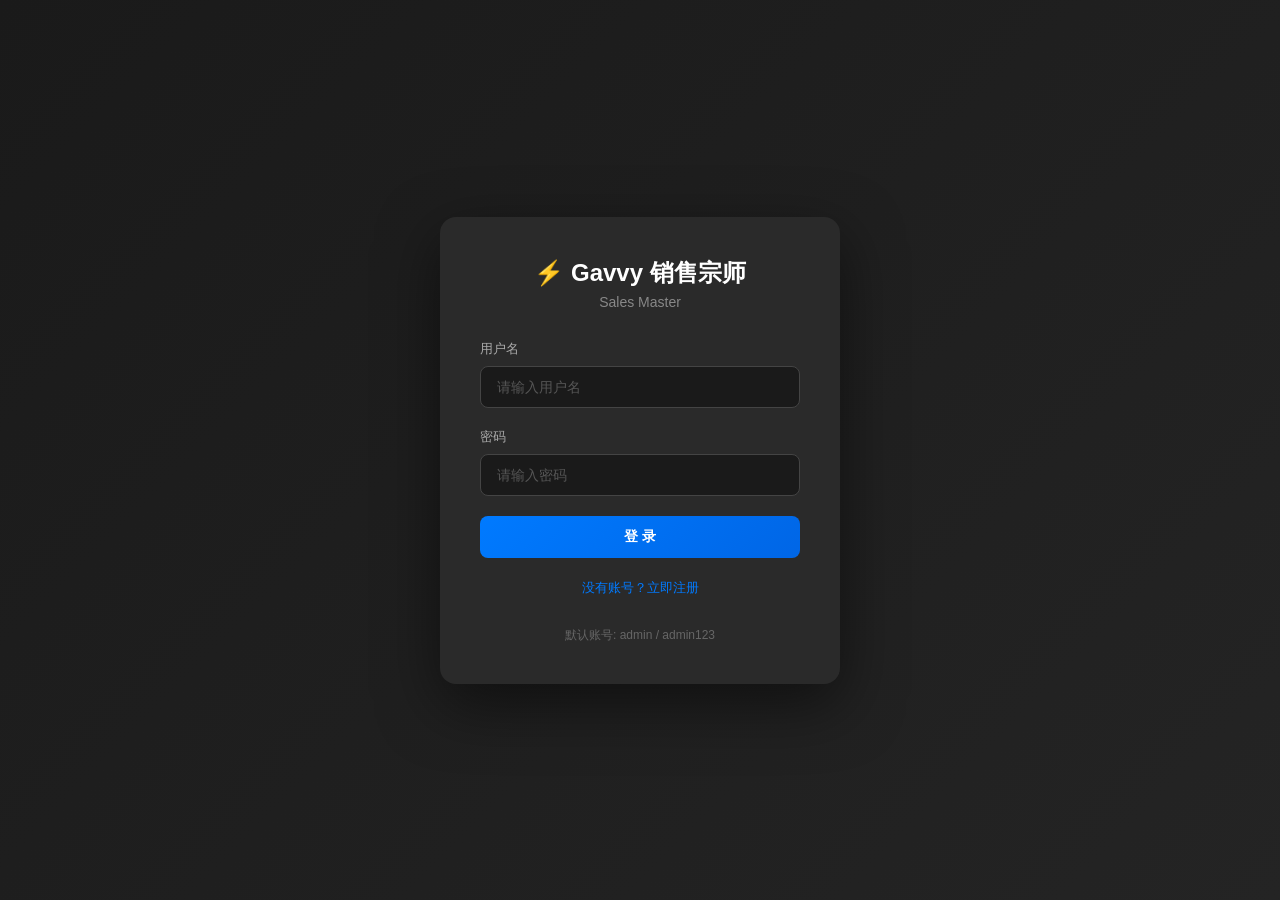
<file: src/gavvy_salesmaster/core/web/login.html>
<!DOCTYPE html>
<html lang="zh-CN">
<head>
    <meta charset="UTF-8">
    <meta name="viewport" content="width=device-width, initial-scale=1.0">
    <title>Gavvy 销售宗师 - 登录</title>
    <style>
        * {
            margin: 0;
            padding: 0;
            box-sizing: border-box;
        }

        body {
            font-family: -apple-system, BlinkMacSystemFont, 'Segoe UI', Roboto, 'Helvetica Neue', Arial, sans-serif;
            background: linear-gradient(135deg, #1a1a1a 0%, #242424 100%);
            min-height: 100vh;
            display: flex;
            justify-content: center;
            align-items: center;
            padding: 16px;
        }

        .login-container {
            background: #2a2a2a;
            border-radius: 16px;
            padding: 40px;
            width: 100%;
            max-width: 400px;
            box-shadow: 0 20px 60px rgba(0, 0, 0, 0.5);
        }
        
        @media (max-width: 480px) {
            .login-container {
                padding: 24px 20px;
                border-radius: 12px;
            }
        }

        .logo {
            text-align: center;
            margin-bottom: 30px;
        }

        .logo h1 {
            color: #fff;
            font-size: 24px;
            font-weight: 600;
            margin-bottom: 5px;
        }

        .logo p {
            color: #888;
            font-size: 14px;
        }

        .form-group {
            margin-bottom: 20px;
        }

        .form-group label {
            display: block;
            color: #aaa;
            font-size: 13px;
            margin-bottom: 8px;
        }

        .form-group input {
            width: 100%;
            padding: 12px 16px;
            border: 1px solid #444;
            border-radius: 8px;
            background: #1a1a1a;
            color: #fff;
            font-size: 14px;
            transition: border-color 0.3s;
        }

        .form-group input:focus {
            outline: none;
            border-color: #007aff;
        }

        .form-group input::placeholder {
            color: #555;
        }

        .btn {
            width: 100%;
            padding: 12px;
            border: none;
            border-radius: 8px;
            font-size: 14px;
            font-weight: 600;
            cursor: pointer;
            transition: all 0.3s;
        }

        .btn-primary {
            background: linear-gradient(135deg, #007aff 0%, #0066e6 100%);
            color: #fff;
        }

        .btn-primary:hover {
            transform: translateY(-2px);
            box-shadow: 0 8px 20px rgba(0, 122, 255, 0.4);
        }

        .btn-secondary {
            background: #3a3a3a;
            color: #fff;
            margin-top: 10px;
        }

        .btn-secondary:hover {
            background: #444;
        }

        .error-message {
            background: rgba(255, 59, 48, 0.1);
            border: 1px solid rgba(255, 59, 48, 0.3);
            border-radius: 8px;
            padding: 12px;
            color: #ff3b30;
            font-size: 13px;
            margin-bottom: 20px;
            display: none;
        }

        .success-message {
            background: rgba(52, 199, 89, 0.1);
            border: 1px solid rgba(52, 199, 89, 0.3);
            border-radius: 8px;
            padding: 12px;
            color: #34c759;
            font-size: 13px;
            margin-bottom: 20px;
            display: none;
        }

        .form-toggle {
            text-align: center;
            margin-top: 20px;
        }

        .form-toggle a {
            color: #007aff;
            text-decoration: none;
            font-size: 13px;
        }

        .form-toggle a:hover {
            text-decoration: underline;
        }

        .loading {
            display: inline-block;
            width: 20px;
            height: 20px;
            border: 2px solid #fff;
            border-radius: 50%;
            border-top-color: transparent;
            animation: spin 0.8s linear infinite;
        }

        @keyframes spin {
            to { transform: rotate(360deg); }
        }

        .footer {
            text-align: center;
            margin-top: 30px;
            color: #666;
            font-size: 12px;
        }
    </style>
</head>
<body>
    <div class="login-container">
        <div class="logo">
            <h1>⚡ Gavvy 销售宗师</h1>
            <p>Sales Master</p>
        </div>

        <div class="error-message" id="error-message"></div>
        <div class="success-message" id="success-message"></div>

        <!-- 登录表单 -->
        <form id="login-form">
            <div class="form-group">
                <label for="username">用户名</label>
                <input type="text" id="username" placeholder="请输入用户名" required>
            </div>
            <div class="form-group">
                <label for="password">密码</label>
                <input type="password" id="password" placeholder="请输入密码" required>
            </div>
            <button type="submit" class="btn btn-primary" id="login-btn">
                <span id="login-text">登 录</span>
                <span id="login-loading" class="loading" style="display: none;"></span>
            </button>
        </form>

        <div class="form-toggle">
            <a href="#" id="show-register">没有账号？立即注册</a>
        </div>

        <!-- 注册表单 -->
        <form id="register-form" style="display: none;">
            <div class="form-group">
                <label for="reg-username">用户名</label>
                <input type="text" id="reg-username" placeholder="请输入用户名" required>
            </div>
            <div class="form-group">
                <label for="reg-email">邮箱</label>
                <input type="email" id="reg-email" placeholder="请输入邮箱" required>
            </div>
            <div class="form-group">
                <label for="reg-password">密码</label>
                <input type="password" id="reg-password" placeholder="请输入密码（至少6位）" required>
            </div>
            <button type="submit" class="btn btn-primary" id="register-btn">
                <span id="register-text">注 册</span>
                <span id="register-loading" class="loading" style="display: none;"></span>
            </button>
        </form>

        <div class="form-toggle" id="register-toggle" style="display: none;">
            <a href="#" id="show-login">已有账号？立即登录</a>
        </div>

        <div class="footer">
            默认账号: admin / admin123
        </div>
    </div>

    <script>
        const API_BASE = '';

        function showError(message) {
            document.getElementById('error-message').textContent = message;
            document.getElementById('error-message').style.display = 'block';
            document.getElementById('success-message').style.display = 'none';
        }

        function showSuccess(message) {
            document.getElementById('success-message').textContent = message;
            document.getElementById('success-message').style.display = 'block';
            document.getElementById('error-message').style.display = 'none';
        }

        function hideMessages() {
            document.getElementById('error-message').style.display = 'none';
            document.getElementById('success-message').style.display = 'none';
        }

        // 登录表单
        document.getElementById('login-form').addEventListener('submit', async (e) => {
            e.preventDefault();
            hideMessages();
            
            const btn = document.getElementById('login-btn');
            const text = document.getElementById('login-text');
            const loading = document.getElementById('login-loading');
            
            text.style.display = 'none';
            loading.style.display = 'inline-block';
            btn.disabled = true;

            try {
                const response = await fetch(`${API_BASE}/api/auth/login`, {
                    method: 'POST',
                    headers: { 'Content-Type': 'application/json' },
                    body: JSON.stringify({
                        username: document.getElementById('username').value,
                        password: document.getElementById('password').value
                    })
                });

                const data = await response.json();

                if (response.ok && data.status === 'ok') {
                    // 保存会话
                    localStorage.setItem('salesmaster_token', data.session.token);
                    localStorage.setItem('salesmaster_user', JSON.stringify({
                        id: data.session.user_id,
                        username: data.session.username
                    }));
                    showSuccess('登录成功！正在跳转...');
                    setTimeout(() => {
                        window.location.href = '/';
                    }, 1000);
                } else {
                    showError(data.detail || '登录失败');
                }
            } catch (error) {
                showError('网络错误，请稍后重试');
            } finally {
                text.style.display = 'inline';
                loading.style.display = 'none';
                btn.disabled = false;
            }
        });

        // 注册表单
        document.getElementById('register-form').addEventListener('submit', async (e) => {
            e.preventDefault();
            hideMessages();
            
            const btn = document.getElementById('register-btn');
            const text = document.getElementById('register-text');
            const loading = document.getElementById('register-loading');
            
            text.style.display = 'none';
            loading.style.display = 'inline-block';
            btn.disabled = true;

            try {
                const response = await fetch(`${API_BASE}/api/auth/register`, {
                    method: 'POST',
                    headers: { 'Content-Type': 'application/json' },
                    body: JSON.stringify({
                        username: document.getElementById('reg-username').value,
                        email: document.getElementById('reg-email').value,
                        password: document.getElementById('reg-password').value,
                        display_name: document.getElementById('reg-username').value
                    })
                });

                const data = await response.json();

                if (response.ok && data.status === 'ok') {
                    showSuccess('注册成功！请登录');
                    setTimeout(() => {
                        document.getElementById('register-form').style.display = 'none';
                        document.getElementById('login-form').style.display = 'block';
                        document.getElementById('register-toggle').style.display = 'none';
                        document.getElementById('show-register').style.display = 'inline';
                    }, 1500);
                } else {
                    showError(data.detail || '注册失败');
                }
            } catch (error) {
                showError('网络错误，请稍后重试');
            } finally {
                text.style.display = 'inline';
                loading.style.display = 'none';
                btn.disabled = false;
            }
        });

        // 切换表单
        document.getElementById('show-register').addEventListener('click', (e) => {
            e.preventDefault();
            document.getElementById('login-form').style.display = 'none';
            document.getElementById('register-form').style.display = 'block';
            document.getElementById('show-register').style.display = 'none';
            document.getElementById('register-toggle').style.display = 'block';
            hideMessages();
        });

        document.getElementById('show-login').addEventListener('click', (e) => {
            e.preventDefault();
            document.getElementById('register-form').style.display = 'none';
            document.getElementById('login-form').style.display = 'block';
            document.getElementById('register-toggle').style.display = 'none';
            document.getElementById('show-register').style.display = 'block';
            hideMessages();
        });

        // 检查是否已登录
        const token = localStorage.getItem('salesmaster_token');
        if (token && window.location.pathname === '/login.html') {
            window.location.href = '/';
        }
    </script>
</body>
</html>
</file>
<file: website/static/css/style.css>
/* 销售宗师官网样式 */
* { margin: 0; padding: 0; box-sizing: border-box; }
:root {
    --black: #000000; --white: #ffffff;
    --gray-100: #f5f5f7; --gray-200: #e8e8ed; --gray-300: #d2d2d7;
    --gray-400: #86868b; --gray-500: #6e6e73; --gray-600: #424245;
    --blue: #0071e3; --blue-dark: #0077ED; --orange: #ff9500;
}
body {
    font-family: -apple-system, BlinkMacSystemFont, 'Inter', sans-serif;
    color: var(--black); line-height: 1.5;
    -webkit-font-smoothing: antialiased; overflow-x: hidden;
}
.page { display: none; }
.page.active { display: block; }

/* Navigation */
.nav {
    position: fixed; top: 0; left: 0; right: 0; height: 48px;
    background: rgba(255,255,255,0.8);
    backdrop-filter: saturate(180%) blur(20px);
    z-index: 1000; border-bottom: 1px solid rgba(0,0,0,0.1);
}
.nav-inner {
    max-width: 1024px; margin: 0 auto; padding: 0 22px;
    height: 100%; display: flex; align-items: center; justify-content: space-between;
}
.logo { font-size: 18px; font-weight: 600; color: var(--black); text-decoration: none; display: flex; align-items: center; gap: 6px; cursor: pointer; }
.logo-icon { font-size: 20px; }
.nav-links { display: flex; align-items: center; gap: 32px; }
.nav-link { font-size: 12px; color: var(--gray-500); text-decoration: none; cursor: pointer; transition: color 0.2s; }
.nav-link:hover, .nav-link.active { color: var(--black); }
.nav-actions { display: flex; align-items: center; gap: 16px; }
.btn {
    display: inline-flex; align-items: center; justify-content: center;
    padding: 8px 16px; border-radius: 980px; font-size: 12px; font-weight: 500;
    text-decoration: none; transition: all 0.3s; cursor: pointer; border: none;
}
.btn-primary { background: var(--blue); color: var(--white); }
.btn-primary:hover { background: var(--blue-dark); }
.btn-secondary { background: var(--gray-100); color: var(--blue); }
.btn-secondary:hover { background: var(--gray-200); }
.btn-lg { padding: 12px 24px; font-size: 14px; }
.btn-xl { padding: 16px 32px; font-size: 17px; }

/* Hero */
.hero { padding: 130px 0 80px; text-align: center; background: var(--gray-100); }
.hero-content { max-width: 800px; margin: 0 auto; padding: 0 22px; }
.hero-badge { display: inline-flex; align-items: center; gap: 8px; padding: 6px 14px; background: rgba(0,113,227,0.1); color: var(--blue); border-radius: 980px; font-size: 12px; font-weight: 500; margin-bottom: 24px; }
.hero h1 { font-size: 80px; font-weight: 700; line-height: 1.05; letter-spacing: -0.02em; margin-bottom: 16px; }
.hero h1 .gradient { background: linear-gradient(135deg, var(--blue), var(--orange)); -webkit-background-clip: text; -webkit-text-fill-color: transparent; }
.hero-subtitle { font-size: 28px; font-weight: 400; color: var(--gray-500); line-height: 1.3; margin-bottom: 32px; }
.hero-actions { display: flex; align-items: center; justify-content: center; gap: 16px; margin-bottom: 48px; }
.hero-stats { display: flex; align-items: center; justify-content: center; gap: 48px; }
.hero-stat { text-align: center; }
.hero-stat-value { font-size: 36px; font-weight: 700; }
.hero-stat-label { font-size: 14px; color: var(--gray-500); margin-top: 4px; }

/* Sections */
.section { padding: 120px 0; }
.section-container { max-width: 1200px; margin: 0 auto; padding: 0 22px; }
.section-header { text-align: center; margin-bottom: 80px; }
.section-label { font-size: 14px; font-weight: 500; color: var(--orange); text-transform: uppercase; letter-spacing: 0.05em; margin-bottom: 12px; }
.section-title { font-size: 64px; font-weight: 700; line-height: 1.1; margin-bottom: 16px; }
.section-subtitle { font-size: 24px; color: var(--gray-500); }

/* Product Showcase */
.product-showcase { padding: 80px 0; background: var(--black); }
.showcase-container { max-width: 1200px; margin: 0 auto; padding: 0 22px; }
.showcase-title { font-size: 64px; font-weight: 700; color: var(--white); text-align: center; margin-bottom: 16px; }
.showcase-subtitle { font-size: 24px; color: var(--gray-400); text-align: center; margin-bottom: 64px; }
.showcase-window { background: var(--gray-600); border-radius: 16px; overflow: hidden; }
.window-header { display: flex; align-items: center; gap: 8px; padding: 16px 20px; background: rgba(255,255,255,0.05); }
.window-dot { width: 12px; height: 12px; border-radius: 50%; }
.window-dot.red { background: #ff5f57; }
.window-dot.yellow { background: #febc2e; }
.window-dot.green { background: #28c840; }
.window-content { padding: 32px; display: flex; gap: 32px; }
.window-sidebar { width: 200px; flex-shrink: 0; }
.sidebar-item { display: flex; align-items: center; gap: 10px; padding: 12px 16px; color: var(--gray-300); border-radius: 8px; cursor: pointer; transition: all 0.2s; font-size: 13px; }
.sidebar-item:hover { background: rgba(255,255,255,0.1); }
.sidebar-item.active { background: var(--blue); color: var(--white); }
.window-main { flex: 1; background: var(--gray-600); border-radius: 12px; padding: 24px; }
.metrics-grid { display: grid; grid-template-columns: repeat(4, 1fr); gap: 16px; margin-bottom: 24px; }
.metric-card { background: rgba(255,255,255,0.05); border-radius: 12px; padding: 20px; }
.metric-value { font-size: 28px; font-weight: 700; color: var(--white); }
.metric-label { font-size: 12px; color: var(--gray-400); margin-top: 4px; }
.metric-trend { font-size: 12px; color: #28c840; margin-top: 8px; }
.chart-area { background: rgba(255,255,255,0.03); border-radius: 12px; height: 200px; display: flex; align-items: center; justify-content: center; color: var(--gray-400); font-size: 14px; }

/* Features */
.features-grid { display: grid; grid-template-columns: repeat(3, 1fr); gap: 20px; }
.feature-card { background: var(--gray-100); border-radius: 24px; padding: 40px; transition: all 0.3s; cursor: pointer; }
.feature-card:hover { transform: scale(1.02); }
.feature-icon { font-size: 48px; margin-bottom: 24px; }
.feature-title { font-size: 24px; font-weight: 600; margin-bottom: 8px; }
.feature-desc { font-size: 15px; color: var(--gray-500); line-height: 1.5; margin-bottom: 20px; }
.feature-tags { display: flex; flex-wrap: wrap; gap: 8px; }
.feature-tag { padding: 6px 12px; background: var(--white); border-radius: 980px; font-size: 12px; color: var(--gray-500); }

/* Comparison */
.comparison { padding: 120px 0; background: var(--black); }
.comparison .section-title { color: var(--white); }
.comparison .section-subtitle { color: var(--gray-400); }
.comparison-grid { display: grid; grid-template-columns: 1fr 1fr; gap: 20px; }
.comparison-card { background: rgba(255,255,255,0.05); border-radius: 24px; padding: 48px; }
.comparison-card.bad { background: rgba(255,95,87,0.1); }
.comparison-card.good { background: rgba(40,200,64,0.1); }
.comparison-title { font-size: 32px; font-weight: 600; margin-bottom: 32px; }
.comparison-card.bad .comparison-title { color: #ff5f57; }
.comparison-card.good .comparison-title { color: #28c840; }
.comparison-list { list-style: none; }
.comparison-item { display: flex; align-items: flex-start; gap: 16px; padding: 16px 0; border-bottom: 1px solid rgba(255,255,255,0.1); }
.comparison-item:last-child { border-bottom: none; }
.comparison-icon { width: 24px; height: 24px; border-radius: 50%; display: flex; align-items: center; justify-content: center; flex-shrink: 0; font-size: 14px; }
.comparison-card.bad .comparison-icon { background: rgba(255,95,87,0.2); color: #ff5f57; }
.comparison-card.good .comparison-icon { background: rgba(40,200,64,0.2); color: #28c840; }
.comparison-text { font-size: 16px; color: var(--gray-300); line-height: 1.5; }

/* Testimonials */
.testimonials-grid { display: grid; grid-template-columns: repeat(3, 1fr); gap: 20px; }
.testimonial-card { background: var(--gray-100); border-radius: 24px; padding: 40px; }
.testimonial-content { font-size: 17px; line-height: 1.5; color: var(--gray-600); margin-bottom: 24px; }
.testimonial-author { display: flex; align-items: center; gap: 12px; }
.testimonial-avatar { width: 48px; height: 48px; background: linear-gradient(135deg, var(--blue), var(--orange)); border-radius: 50%; display: flex; align-items: center; justify-content: center; color: var(--white); font-weight: 600; }
.testimonial-name { font-size: 15px; font-weight: 600; }
.testimonial-title { font-size: 13px; color: var(--gray-500); }
.testimonial-stats { display: grid; grid-template-columns: repeat(3, 1fr); gap: 16px; margin-top: 24px; padding-top: 24px; border-top: 1px solid var(--gray-200); }
.stat-item { text-align: center; }
.stat-value { font-size: 24px; font-weight: 700; color: #28c840; }
.stat-label { font-size: 11px; color: var(--gray-500); margin-top: 4px; }

/* Pricing */
.pricing { padding: 120px 0; background: var(--gray-100); }
.pricing-grid { display: grid; grid-template-columns: repeat(3, 1fr); gap: 20px; max-width: 1000px; margin: 0 auto; }
.pricing-card { background: var(--white); border-radius: 24px; padding: 40px; text-align: center; position: relative; }
.pricing-card.popular { background: var(--black); color: var(--white); transform: scale(1.05); }
.pricing-popular-badge { position: absolute; top: -12px; left: 50%; transform: translateX(-50%); padding: 6px 16px; background: var(--orange); color: var(--white); border-radius: 980px; font-size: 12px; font-weight: 600; }
.pricing-name { font-size: 20px; font-weight: 600; margin-bottom: 8px; }
.pricing-desc { font-size: 14px; color: var(--gray-500); margin-bottom: 24px; }
.pricing-card.popular .pricing-desc { color: var(--gray-400); }
.pricing-price { margin-bottom: 24px; }
.pricing-value { font-size: 48px; font-weight: 700; }
.pricing-unit { font-size: 16px; color: var(--gray-500); }
.pricing-card.popular .pricing-unit { color: var(--gray-400); }
.pricing-features { list-style: none; text-align: left; margin-bottom: 32px; }
.pricing-features li { display: flex; align-items: center; gap: 12px; padding: 12px 0; font-size: 14px; color: var(--gray-600); }
.pricing-features li::before { content: '✓'; width: 20px; height: 20px; background: rgba(40,200,64,0.1); color: #28c840; border-radius: 50%; display: flex; align-items: center; justify-content: center; font-size: 12px; font-weight: 600; }
.pricing-cta { width: 100%; }

/* CTA */
.cta { padding: 160px 0; text-align: center; }
.cta-content { max-width: 600px; margin: 0 auto; padding: 0 22px; }
.cta h2 { font-size: 56px; font-weight: 700; line-height: 1.1; margin-bottom: 16px; }
.cta p { font-size: 22px; color: var(--gray-500); margin-bottom: 32px; }
.cta-actions { display: flex; align-items: center; justify-content: center; gap: 16px; }

/* Footer */
.footer { padding: 60px 0; background: var(--gray-100); border-top: 1px solid var(--gray-200); }
.footer-inner { max-width: 1024px; margin: 0 auto; padding: 0 22px; }
.footer-grid { display: grid; grid-template-columns: 2fr 1fr 1fr 1fr; gap: 48px; margin-bottom: 40px; }
.footer-brand { max-width: 280px; }
.footer-brand .logo { margin-bottom: 12px; }
.footer-brand p { font-size: 13px; color: var(--gray-500); line-height: 1.6; }
.footer-title { font-size: 12px; font-weight: 600; color: var(--gray-500); text-transform: uppercase; letter-spacing: 0.05em; margin-bottom: 16px; }
.footer-links { list-style: none; }
.footer-links li { margin-bottom: 10px; }
.footer-links a, .footer-links span { font-size: 13px; color: var(--gray-500); text-decoration: none; cursor: pointer; transition: color 0.2s; }
.footer-links a:hover, .footer-links span:hover { color: var(--black); }
.footer-bottom { display: flex; align-items: center; justify-content: space-between; padding-top: 24px; border-top: 1px solid var(--gray-200); font-size: 12px; color: var(--gray-500); }
.footer-legal { display: flex; gap: 24px; }
.footer-legal a { color: var(--gray-500); text-decoration: none; }
.footer-legal a:hover { color: var(--black); }

/* Detail Pages */
.detail-hero { padding: 160px 0 80px; background: var(--black); text-align: center; }
.detail-hero h1 { font-size: 64px; font-weight: 700; color: var(--white); margin-bottom: 16px; }
.detail-hero p { font-size: 24px; color: var(--gray-400); max-width: 600px; margin: 0 auto; }
.detail-content { padding: 80px 0; }
.detail-grid { display: grid; grid-template-columns: 1fr 1fr; gap: 80px; align-items: center; margin-bottom: 120px; }
.detail-grid.reverse { direction: rtl; }
.detail-grid.reverse > * { direction: ltr; }
.detail-text h3 { font-size: 40px; font-weight: 700; margin-bottom: 16px; }
.detail-text p { font-size: 18px; color: var(--gray-500); line-height: 1.6; margin-bottom: 24px; }
.detail-list { list-style: none; }
.detail-list li { display: flex; align-items: center; gap: 12px; padding: 12px 0; font-size: 16px; color: var(--gray-600); }
.detail-list li::before { content: '✓'; width: 24px; height: 24px; background: rgba(40,200,64,0.1); color: #28c840; border-radius: 50%; display: flex; align-items: center; justify-content: center; font-size: 14px; font-weight: 600; flex-shrink: 0; }
.detail-image { background: var(--gray-100); border-radius: 24px; height: 400px; display: flex; align-items: center; justify-content: center; color: var(--gray-400); font-size: 18px; }

/* About Page */
.about-hero { padding: 160px 0 80px; background: var(--gray-100); text-align: center; }
.about-hero h1 { font-size: 64px; font-weight: 700; margin-bottom: 16px; }
.about-hero p { font-size: 24px; color: var(--gray-500); max-width: 700px; margin: 0 auto; }
.about-mission { padding: 100px 0; background: var(--white); }
.mission-content { max-width: 800px; margin: 0 auto; text-align: center; }
.mission-quote { font-size: 36px; font-weight: 500; line-height: 1.4; color: var(--black); margin-bottom: 32px; }
.mission-author { font-size: 18px; color: var(--gray-500); }
.about-values { padding: 100px 0; background: var(--gray-100); }
.values-grid { display: grid; grid-template-columns: repeat(4, 1fr); gap: 24px; }
.value-card { background: var(--white); border-radius: 24px; padding: 40px; text-align: center; }
.value-icon { font-size: 48px; margin-bottom: 20px; }
.value-title { font-size: 20px; font-weight: 600; margin-bottom: 8px; }
.value-desc { font-size: 14px; color: var(--gray-500); line-height: 1.5; }
.about-team { padding: 100px 0; background: var(--white); }
.team-grid { display: grid; grid-template-columns: repeat(4, 1fr); gap: 24px; }
.team-card { text-align: center; }
.team-avatar { width: 120px; height: 120px; background: linear-gradient(135deg, var(--blue), var(--orange)); border-radius: 50%; margin: 0 auto 16px; display: flex; align-items: center; justify-content: center; font-size: 40px; color: var(--white); font-weight: 600; }
.team-name { font-size: 18px; font-weight: 600; margin-bottom: 4px; }
.team-title { font-size: 14px; color: var(--gray-500); }
.about-timeline { padding: 100px 0; background: var(--gray-100); }
.timeline { max-width: 600px; margin: 0 auto; }
.timeline-item { display: flex; gap: 24px; padding-bottom: 40px; position: relative; }
.timeline-item::before { content: ''; position: absolute; left: 11px; top: 32px; bottom: 0; width: 2px; background: var(--gray-200); }
.timeline-item:last-child::before { display: none; }
.timeline-dot { width: 24px; height: 24px; background: var(--blue); border-radius: 50%; flex-shrink: 0; margin-top: 4px; }
.timeline-content h4 { font-size: 18px; font-weight: 600; margin-bottom: 4px; }
.timeline-content p { font-size: 14px; color: var(--gray-500); }

/* Help Page */
.help-hero { padding: 160px 0 80px; background: var(--gray-100); text-align: center; }
.help-hero h1 { font-size: 64px; font-weight: 700; margin-bottom: 16px; }
.help-categories { padding: 80px 0; }
.help-grid { display: grid; grid-template-columns: repeat(3, 1fr); gap: 24px; }
.help-card { background: var(--white); border-radius: 24px; padding: 40px; cursor: pointer; transition: all 0.3s; }
.help-card:hover { transform: scale(1.02); box-shadow: 0 20px 40px rgba(0,0,0,0.1); }
.help-icon { font-size: 48px; margin-bottom: 20px; }
.help-title { font-size: 20px; font-weight: 600; margin-bottom: 8px; }
.help-desc { font-size: 14px; color: var(--gray-500); line-height: 1.5; margin-bottom: 16px; }
.help-count { font-size: 14px; color: var(--blue); }
.help-articles { padding: 80px 0; background: var(--gray-100); }
.articles-list { max-width: 800px; margin: 0 auto; }
.article-item { background: var(--white); border-radius: 16px; padding: 24px; margin-bottom: 16px; cursor: pointer; transition: all 0.2s; }
.article-item:hover { background: var(--gray-100); }
.article-title { font-size: 17px; font-weight: 600; margin-bottom: 8px; }
.article-preview { font-size: 14px; color: var(--gray-500); }
.article-meta { display: flex; gap: 16px; margin-top: 12px; font-size: 12px; color: var(--gray-400); }

/* Contact Page */
.contact-hero { padding: 160px 0 80px; background: var(--gray-100); text-align: center; }
.contact-hero h1 { font-size: 64px; font-weight: 700; margin-bottom: 16px; }
.contact-hero p { font-size: 24px; color: var(--gray-500); }
.contact-content { padding: 80px 0; }
.contact-grid { display: grid; grid-template-columns: 1fr 1fr; gap: 80px; }
.contact-form { background: var(--white); border-radius: 24px; padding: 48px; }
.form-title { font-size: 28px; font-weight: 600; margin-bottom: 32px; }
.form-group { margin-bottom: 24px; }
.form-label { display: block; font-size: 14px; font-weight: 500; margin-bottom: 8px; }
.form-input { width: 100%; padding: 14px 16px; border: 1px solid var(--gray-200); border-radius: 12px; font-size: 16px; font-family: inherit; transition: border-color 0.2s; }
.form-input:focus { outline: none; border-color: var(--blue); }
.form-textarea { min-height: 120px; resize: vertical; }
.form-submit { width: 100%; margin-top: 16px; }
.contact-info { padding-top: 20px; }
.contact-info h3 { font-size: 28px; font-weight: 600; margin-bottom: 32px; }
.contact-item { display: flex; align-items: flex-start; gap: 16px; padding: 24px 0; border-bottom: 1px solid var(--gray-200); }
.contact-item:last-child { border-bottom: none; }
.contact-icon { font-size: 32px; margin-top: 4px; }
.contact-item h4 { font-size: 16px; font-weight: 600; margin-bottom: 4px; }
.contact-item p { font-size: 14px; color: var(--gray-500); }
.contact-map { margin-top: 48px; background: var(--gray-100); border-radius: 24px; height: 300px; display: flex; align-items: center; justify-content: center; color: var(--gray-400); }

/* FAQ */
.faq { padding: 80px 0; }
.faq-list { max-width: 800px; margin: 0 auto; }
.faq-item { background: var(--white); border-radius: 16px; padding: 24px; margin-bottom: 16px; cursor: pointer; }
.faq-question { font-size: 17px; font-weight: 600; margin-bottom: 12px; display: flex; align-items: center; justify-content: space-between; }
.faq-answer { font-size: 15px; color: var(--gray-500); line-height: 1.6; display: none; }
.faq-item.open .faq-answer { display: block; }
.faq-toggle { font-size: 20px; color: var(--gray-400); }

/* Responsive */
@media (max-width: 1024px) {
    .hero h1, .section-title, .showcase-title, .detail-hero h1, .about-hero h1, .help-hero h1, .contact-hero h1 { font-size: 48px; }
    .features-grid, .help-grid { grid-template-columns: repeat(2, 1fr); }
    .pricing-grid { max-width: 700px; }
    .pricing-card.popular { transform: none; }
    .values-grid, .team-grid { grid-template-columns: repeat(2, 1fr); }
    .detail-grid, .comparison-grid, .contact-grid { grid-template-columns: 1fr; gap: 40px; }
}
@media (max-width: 768px) {
    .nav-links { display: none; }
    .hero h1, .section-title, .showcase-title, .detail-hero h1, .about-hero h1, .help-hero h1, .contact-hero h1 { font-size: 36px; }
    .hero-subtitle, .section-subtitle, .showcase-subtitle, .detail-hero p, .about-hero p, .contact-hero p { font-size: 18px; }
    .features-grid, .help-grid { grid-template-columns: 1fr; }
    .testimonials-grid { grid-template-columns: 1fr; }
    .pricing-grid { grid-template-columns: 1fr; max-width: 400px; }
    .footer-grid { grid-template-columns: 1fr 1fr; }
    .metrics-grid { grid-template-columns: repeat(2, 1fr); }
    .cta h2 { font-size: 40px; }
}
</file>
